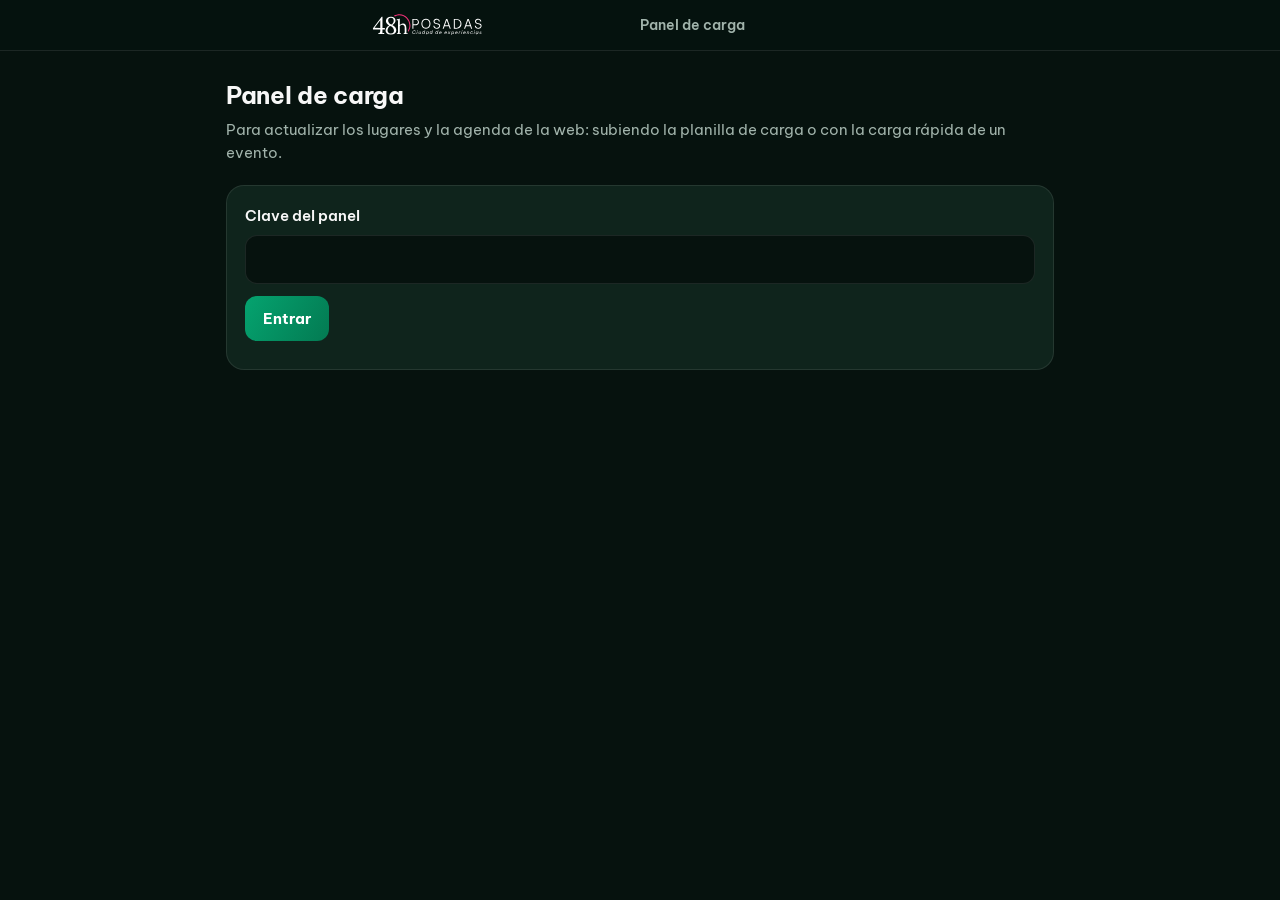
<file: cargar.html>
<!DOCTYPE html>
<html lang="es">
<head>
<meta charset="UTF-8">
<meta name="viewport" content="width=device-width, initial-scale=1, viewport-fit=cover">
<meta name="robots" content="noindex, nofollow">
<title>Panel de carga · 48h Posadas</title>
<meta name="theme-color" content="#06120e">
<link rel="icon" href="marca/favicon.svg" type="image/svg+xml">
<link href="fuentes/fuentes.css" rel="stylesheet">
<style>
  :root {
    --paper: #06120e; --card: #0f241c; --card-2: #153026; --ink: #f7f7f7; --muted: #a1b3ab;
    --line: rgba(255,255,255,0.09); --verde: #05a36f; --verde-2: #037a52; --verde-claro: #3fc898;
    --rosa: #f23179; --rojo: #ff6b6b; --amarillo: #ffd166;
  }
  * { box-sizing: border-box; }
  body { margin: 0; background: var(--paper); color: var(--ink); font: 400 15px/1.55 'Be Vietnam Pro', system-ui, sans-serif; }
  a { color: var(--verde-claro); }
  button { font: inherit; cursor: pointer; }
  .top { border-bottom: 1px solid var(--line); background: rgba(6,18,14,0.95); position: sticky; top: 0; z-index: 5; }
  .top-in { max-width: 860px; margin: 0 auto; padding: 12px 16px; display: flex; align-items: center; gap: 12px; }
  .top img { height: 26px; }
  .top b { font-size: 0.9rem; color: var(--muted); font-weight: 600; margin-right: auto; }
  .top b { white-space: nowrap; }
  @media (max-width: 420px) { .top img { height: 22px; } .top b { font-size: 0.8rem; } }
  main { max-width: 860px; margin: 0 auto; padding: 20px 16px 60px; }
  h1 { font-size: 1.5rem; margin: 6px 0 4px; letter-spacing: -0.3px; }
  .bajada { color: var(--muted); margin: 0 0 20px; }
  .tarjeta { background: var(--card); border: 1px solid var(--line); border-radius: 18px; padding: 18px; margin-bottom: 16px; }
  .tarjeta h2 { font-size: 1.02rem; margin: 0 0 10px; display: flex; align-items: center; gap: 8px; }
  .tarjeta h2 .n { width: 26px; height: 26px; border-radius: 50%; background: rgba(5,163,111,0.18); color: var(--verde-claro); display: inline-flex; align-items: center; justify-content: center; font-size: 0.8rem; }
  input[type=password], input[type=text] { width: 100%; padding: 12px 14px; border-radius: 12px; border: 1px solid var(--line); background: var(--paper); color: var(--ink); font: inherit; }
  input:focus { outline: 2px solid var(--verde); outline-offset: 1px; }
  .btn { display: inline-flex; align-items: center; justify-content: center; gap: 8px; padding: 11px 18px; border-radius: 12px; border: 0; background: linear-gradient(120deg, var(--verde), var(--verde-2)); color: #fff; font-weight: 700; }
  .btn[disabled] { opacity: 0.45; cursor: not-allowed; }
  .btn-borde { background: transparent; border: 1px solid var(--line); color: var(--ink); }
  .btn-peligro.confirmar { background: #c81e5f; }
  .fila { display: flex; gap: 10px; flex-wrap: wrap; align-items: center; }
  .msg { margin-top: 10px; font-size: 0.88rem; }
  .msg.err { color: var(--rojo); } .msg.ok { color: var(--verde-claro); }
  .zona { display: block; cursor: pointer; border: 2px dashed rgba(5,163,111,0.4); border-radius: 16px; padding: 26px 16px; text-align: center; color: var(--muted); transition: background .15s; }
  .zona.sobre { background: rgba(5,163,111,0.08); }
  .zona b { color: var(--ink); }
  .estado { border-radius: 14px; padding: 12px 14px; font-weight: 600; margin: 14px 0; }
  .estado.ok { background: rgba(5,163,111,0.14); border: 1px solid rgba(5,163,111,0.4); }
  .estado.err { background: rgba(255,107,107,0.12); border: 1px solid rgba(255,107,107,0.45); color: #ffb3b3; }
  .estado.igual { background: rgba(255,209,102,0.1); border: 1px solid rgba(255,209,102,0.4); color: #ffe3a3; }
  .nums { display: grid; grid-template-columns: repeat(auto-fit, minmax(130px, 1fr)); gap: 10px; margin: 10px 0; }
  .num { background: var(--card-2); border-radius: 12px; padding: 10px 12px; }
  .num b { display: block; font-size: 1.35rem; }
  .num span { color: var(--muted); font-size: 0.78rem; }
  details { background: var(--card-2); border-radius: 12px; padding: 10px 14px; margin: 8px 0; }
  summary { cursor: pointer; font-weight: 600; }
  details ul { margin: 8px 0 2px; padding-left: 18px; max-height: 320px; overflow: auto; }
  details li { margin: 3px 0; color: #dbe5e0; font-size: 0.86rem; }
  .err-lista li { color: #ffb3b3; }
  .chips { display: flex; flex-wrap: wrap; gap: 6px; margin: 6px 0 2px; }
  .chip { background: rgba(255,255,255,0.06); border-radius: 20px; padding: 3px 10px; font-size: 0.78rem; color: var(--muted); }
  .chip b { color: var(--ink); }
  .hist { list-style: none; padding: 0; margin: 0; }
  .hist li { display: flex; align-items: center; gap: 12px; padding: 10px 0; border-bottom: 1px solid var(--line); flex-wrap: wrap; }
  .hist li:last-child { border-bottom: 0; }
  .hist .v { font-weight: 700; min-width: 54px; }
  .hist .t { flex: 1; min-width: 180px; font-size: 0.86rem; color: var(--muted); }
  .hist .t b { color: var(--ink); font-weight: 600; }
  .actual { font-size: 0.72rem; background: var(--verde); color: #fff; border-radius: 10px; padding: 2px 8px; font-weight: 700; }
  .aviso-borrar { margin-top: 10px; font-size: 0.86rem; color: #ffe3a3; display: flex; gap: 8px; align-items: flex-start; }
  [hidden] { display: none !important; }
  .guia { font-size: 0.86rem; color: var(--muted); }
  .guia ol { padding-left: 18px; margin: 6px 0 0; }
  .tarjeta { scroll-margin-top: 90px; }
  .btn-chico { padding: 6px 12px; font-size: 0.8rem; border-radius: 10px; }
  .tag { font-size: 0.7rem; border-radius: 10px; padding: 2px 8px; font-weight: 700; background: rgba(255,209,102,0.16); color: #ffe3a3; margin-left: 6px; }
  .nota-aviso { background: rgba(255,209,102,0.1); border: 1px solid rgba(255,209,102,0.4); color: #ffe3a3; border-radius: 12px; padding: 10px 14px; font-size: 0.86rem; margin: 10px 0; }
  /* carga rápida */
  .modos { display: flex; max-width: 460px; background: var(--paper); border: 1px solid var(--line); border-radius: 12px; padding: 3px; margin-bottom: 14px; }
  .modos button { flex: 1; line-height: 1.25; border: 0; background: transparent; color: var(--muted); padding: 8px 14px; border-radius: 9px; font-weight: 600; font-size: 0.86rem; }
  .modos button[aria-pressed="true"] { background: var(--card-2); color: var(--ink); }
  .campos { display: grid; grid-template-columns: 1fr 1fr; gap: 12px 14px; }
  .campos .ancho { grid-column: 1 / -1; }
  @media (max-width: 560px) { .campos { grid-template-columns: 1fr; } .modos button { padding: 8px 8px; font-size: 0.8rem; } }
  .campo label, .campo .etq { display: block; font-size: 0.8rem; color: var(--muted); margin-bottom: 5px; font-weight: 600; }
  .campo label i, .campo .etq i { font-style: normal; color: var(--verde-claro); }
  .campo input[type=text], .campo input[type=date], .campo input[type=time], .campo input[type=number], .campo input[type=url], .campo select, .campo textarea {
    width: 100%; padding: 10px 12px; border-radius: 11px; border: 1px solid var(--line); background: var(--paper); color: var(--ink); font: inherit; font-size: 0.92rem; }
  .campo textarea { min-height: 84px; resize: vertical; }
  .campo select:focus, .campo textarea:focus { outline: 2px solid var(--verde); outline-offset: 1px; }
  .campo .ayuda { font-size: 0.76rem; color: var(--muted); margin-top: 4px; }
  input[type=date]::-webkit-calendar-picker-indicator, input[type=time]::-webkit-calendar-picker-indicator { filter: invert(0.8); }
  .cats { display: flex; flex-wrap: wrap; gap: 6px; }
  .cats label { display: inline-flex; align-items: center; gap: 6px; background: var(--paper); border: 1px solid var(--line); border-radius: 20px; padding: 6px 12px; font-size: 0.84rem; cursor: pointer; color: var(--ink); font-weight: 500; margin: 0; }
  .cats input { accent-color: var(--verde); margin: 0; }
  .cats label:has(input:checked) { border-color: var(--verde); background: rgba(5,163,111,0.14); }
  .chk { display: flex; gap: 8px; align-items: center; font-size: 0.88rem; }
  .chk input { accent-color: var(--verde); }
  .btn-grande { padding: 14px 22px; font-size: 1rem; }
  .modal { position: fixed; inset: 0; z-index: 60; background: rgba(0,0,0,0.62); display: flex; align-items: center; justify-content: center; padding: 18px; }
  .modal[hidden] { display: none; }
  .hoja { background: var(--card); border: 1px solid var(--line); border-radius: 20px; width: 100%; max-width: 760px; max-height: 94vh; display: flex; flex-direction: column; overflow: hidden; box-shadow: 0 20px 60px rgba(0,0,0,0.5); }
  .hoja-cab { display: flex; align-items: center; justify-content: space-between; gap: 12px; padding: 16px 20px; border-bottom: 1px solid var(--line); }
  .hoja-cab h2 { margin: 0; font-size: 1.15rem; }
  .cerrar { border: 1px solid var(--line); background: var(--paper); color: var(--ink); width: 38px; height: 38px; border-radius: 11px; font-size: 1rem; flex-shrink: 0; }
  .hoja-cuerpo { overflow-y: auto; padding: 18px 20px; flex: 1; overscroll-behavior: contain; }
  .hoja-pie { border-top: 1px solid var(--line); padding: 12px 20px; background: var(--card); }
  .hoja-pie .msg { margin: 0 0 8px; }
  .hoja-pie .msg:empty { display: none; }
  .bloque { background: var(--card-2); border: 1px solid var(--line); border-radius: 14px; padding: 14px 16px; margin: 0 0 12px; }
  .bloque h3, .bloque .h3 { font-size: 0.98rem; margin: 0 0 12px; display: inline-flex; align-items: center; gap: 8px; font-weight: 700; }
  details.bloque .h3 { margin: 0; }
  .bloque h3 span { background: var(--verde); color: #fff; width: 22px; height: 22px; border-radius: 50%; display: inline-grid; place-items: center; font-size: 0.75rem; }
  .bloque .campo input[type=text], .bloque .campo input[type=date], .bloque .campo input[type=time], .bloque .campo input[type=number], .bloque .campo input[type=url], .bloque .campo select, .bloque .campo textarea { background: var(--paper); }
  .bloque .cats label { background: var(--paper); }
  body.con-modal { overflow: hidden; }
  @media (max-width: 560px) {
    .modal { padding: 0; align-items: stretch; }
    .hoja { max-height: none; height: 100%; border-radius: 0; border: 0; }
    .hoja-cuerpo { padding: 14px; } .hoja-cab, .hoja-pie { padding: 12px 14px; }
    .hoja-pie .btn { flex: 1; }
  }
</style>
</head>
<body>
<header class="top"><div class="top-in">
  <img src="marca/logo-48h.svg" alt="48h Posadas" width="402" height="92">
  <b>Panel de carga</b>
  <button class="btn btn-borde" id="salir" hidden type="button">Salir</button>
</div></header>

<main>
  <!-- ============ Entrar ============ -->
  <section id="entrar">
    <h1>Panel de carga</h1>
    <p class="bajada">Para actualizar los lugares y la agenda de la web: subiendo la planilla de carga o con la carga rápida de un evento.</p>
    <div class="tarjeta">
      <form id="form-clave" autocomplete="off">
        <label for="clave" style="display:block;font-weight:600;margin-bottom:8px">Clave del panel</label>
        <input type="password" id="clave" autocomplete="current-password" required>
        <div class="fila" style="margin-top:12px"><button class="btn" type="submit">Entrar</button></div>
        <div class="msg err" id="clave-msg" role="alert"></div>
      </form>
    </div>
  </section>

  <!-- ============ Panel ============ -->
  <section id="panel" hidden>
    <h1>Actualizar la web</h1>
    <p class="bajada">Subí la planilla (o cargá un evento rápido), revisá lo que cambia y publicá. Si algo sale mal, podés volver a la versión anterior.</p>

    <div class="tarjeta" id="web-ahora">
      <h2>Lo que muestra la web ahora</h2>
      <div id="actual-txt" class="guia">Cargando…</div>
      <div class="fila" style="margin-top:12px">
        <button class="btn" id="bajar-planilla" type="button">Descargar la planilla (Excel)</button>
        <a class="btn btn-borde" id="abrir-web" href="./" target="_blank" rel="noopener" style="text-decoration:none">Abrir la web</a>
      </div>
      <p class="guia" id="planilla-txt" style="margin:8px 0 0">La planilla con todo lo que muestra la web ahora, incluidos los eventos de la carga rápida. Si perdieron el archivo, bajen este, modifíquenlo y súbanlo en el paso 1.</p>
      <div class="nota-aviso" id="planilla-falta" hidden>Todavía no hay una planilla guardada en el panel. Se guarda sola la primera vez que suban la planilla completa en el paso 1; desde ahí se puede descargar y usar la carga rápida.
        <div style="margin-top:8px"><button class="btn btn-chico" type="button" data-elegir>Subir la planilla ahora</button></div></div>
      <div class="msg" id="planilla-msg" role="status"></div>
    </div>

    <div class="tarjeta">
      <h2><span class="n">1</span>Subir la planilla</h2>
      <p class="guia" style="margin:-4px 0 10px">Para cambios grandes: la agenda del mes, lugares nuevos, correcciones.</p>
      <label class="zona" id="zona" for="archivo">
        <b>Tocá para elegir la planilla</b> o arrastrala acá<br>
        <span style="font-size:.84rem">“48 HS - Carga de datos” (.xlsx), con las hojas Lugares y Agenda</span>
      </label>
      <input type="file" id="archivo" accept=".xlsx,application/vnd.openxmlformats-officedocument.spreadsheetml.sheet" hidden>
      <div class="msg err" id="archivo-msg" role="alert"></div>
    </div>

    <div class="tarjeta" id="rapida">
      <h2><span class="n" title="o bien">o</span>Carga rápida</h2>
      <p class="guia" style="margin:-4px 0 14px">Para un evento de último momento, sin abrir el Excel: se abre un formulario, lo completan y lo publican. El evento queda agregado también en la planilla.</p>
      <div class="fila">
        <button class="btn btn-grande" type="button" data-abrir="evento">＋ Cargar un evento nuevo</button>
        <button class="btn btn-borde" type="button" data-abrir="fecha">＋ Agregar una fecha a una actividad</button>
      </div>
    </div>

    <div class="tarjeta" id="revision" hidden>
      <h2><span class="n">2</span>Revisar</h2>
      <div id="rev-aviso"></div>
      <div id="rev-archivo" class="guia"></div>
      <div class="estado" id="rev-estado"></div>
      <div class="nums" id="rev-nums"></div>
      <div class="chips" id="rev-cats"></div>
      <div id="rev-detalles"></div>
    </div>

    <div class="tarjeta" id="publicar-caja" hidden>
      <h2><span class="n">3</span>Publicar</h2>
      <label for="nota" style="display:block;font-size:.86rem;color:var(--muted);margin-bottom:6px">¿Qué cambiaste? (opcional, queda en el historial)</label>
      <input type="text" id="nota" maxlength="200" placeholder="Ej.: agenda de diciembre y 3 cafés nuevos">
      <label class="aviso-borrar" id="borrar-confirm" hidden><input type="checkbox" id="borrar-check"> <span id="borrar-txt"></span></label>
      <div class="fila" style="margin-top:12px"><button class="btn" id="publicar" type="button">Publicar en la web</button></div>
      <div class="msg" id="publicar-msg" role="status"></div>
    </div>

    <div class="tarjeta">
      <h2>Historial</h2>
      <p class="guia" style="margin:0 0 6px">Las últimas 30 versiones. “Volver a esta” la publica de nuevo tal cual estaba.</p>
      <ul class="hist" id="historial"><li class="guia">Cargando…</li></ul>
      <div class="msg" id="hist-msg" role="status"></div>
    </div>

    <div class="tarjeta guia">
      <b style="color:var(--ink)">Para tener en cuenta</b>
      <ol>
        <li>Siempre trabajar sobre la misma planilla (“48 HS - Carga de datos”): no cambiar los nombres de las columnas ni de las hojas.</li>
        <li>Si hubo cargas rápidas, antes de cambiar la planilla bajen la última (arriba, “Descargar la planilla”): así lo cargado rápido no se pierde.</li>
        <li>Para sacar un lugar de la web sin borrarlo, poner “No” en la columna Publicar.</li>
        <li>Las fechas de la Agenda que ya pasaron se ignoran solas.</li>
        <li>Los cambios aparecen en la web al abrirla o recargarla (en un minuto, como mucho).</li>
      </ol>
      <p style="margin:10px 0 0">Para soporte técnico: <button class="btn btn-borde btn-chico" id="bajar" type="button">copia del catálogo en JSON</button> (no sirve para editar: para eso está la planilla).</p>
    </div>
  </section>
</main>

  <!-- Formulario de carga rápida -->
  <div class="modal" id="rapida-modal" hidden>
    <form class="hoja" id="rapida-form" novalidate role="dialog" aria-modal="true" aria-labelledby="rapida-titulo">
      <header class="hoja-cab">
        <h2 id="rapida-titulo">Cargar un evento nuevo</h2>
        <button type="button" class="cerrar" data-cerrar aria-label="Cerrar">✕</button>
      </header>
      <div class="hoja-cuerpo">
        <div class="modos" role="group" aria-label="Qué cargar">
          <button type="button" data-modo="evento" aria-pressed="true">Evento nuevo</button>
          <button type="button" data-modo="fecha" aria-pressed="false">Otra fecha de una actividad</button>
        </div>

        <div class="nota-aviso" id="primera-vez" hidden>
          <b>Solo esta primera vez:</b> elegí la planilla “48 HS - Carga de datos.xlsx”. El evento se agrega ahí y la planilla queda guardada en el panel; la próxima vez no la pide.
          <div style="margin-top:8px"><input type="file" id="r-planilla" accept=".xlsx,application/vnd.openxmlformats-officedocument.spreadsheetml.sheet"></div>
        </div>

        <div id="campos-evento">
          <section class="bloque" id="ancla-evento">
            <h3><span>1</span>¿Qué es?</h3>
            <div class="campos">
              <div class="campo ancho"><label for="r-nombre">Nombre del evento <i>*</i></label>
                <input type="text" id="r-nombre" maxlength="120" placeholder="Ej.: Feria de artesanos en la Costanera"></div>
              <div class="campo ancho"><span class="etq">Clasificación <i>*</i>: en qué secciones de la web aparece (todas las que correspondan)</span><div class="cats" id="r-cats"></div></div>
              <div class="campo ancho"><label for="r-desc">Descripción</label><textarea id="r-desc" maxlength="1200" placeholder="De qué se trata, qué hay, para quién es, qué llevar."></textarea></div>
            </div>
          </section>
          <section class="bloque">
            <h3><span>3</span>¿Dónde?</h3>
            <div class="campos">
              <div class="campo ancho"><label for="r-donde">Lugar</label>
                <select id="r-donde"><option value="">Otro lugar (escribir la dirección abajo)</option></select>
                <div class="ayuda">Si es en un lugar que ya está en la web, elegilo y se completan la dirección y la ubicación.</div></div>
              <div class="campo"><label for="r-dir">Dirección</label><input type="text" id="r-dir" maxlength="160" placeholder="Ej.: Costanera y Av. Roque Pérez"></div>
              <div class="campo"><label for="r-ubic">Coordenadas o link de Google Maps</label><input type="text" id="r-ubic" maxlength="400" placeholder="-27.3620, -55.8990">
                <div class="ayuda">Sin esto el evento sale en la agenda pero no en el mapa.</div></div>
            </div>
          </section>
          <section class="bloque">
            <h3><span>4</span>Entrada</h3>
            <div class="campos">
              <div class="campo"><label for="r-precio">Precio</label><input type="text" id="r-precio" maxlength="80" placeholder="Ej.: Gratis · $5.000"></div>
              <div class="campo"><label for="r-insc">Inscripción</label>
                <select id="r-insc"><option value="">Sin inscripción (entrada libre)</option><option value="Gratis con inscripción">Gratis con inscripción (con cupo)</option><option value="Paga (reserva por WhatsApp)">Paga (reserva por WhatsApp)</option></select></div>
              <div class="campo" id="r-cupo-campo" hidden><label for="r-cupo">Cupo <i>*</i></label><input type="number" id="r-cupo" min="1" max="5000" inputmode="numeric" placeholder="Ej.: 30"></div>
            </div>
          </section>
          <details class="bloque">
            <summary><span class="h3">Contacto y extras (opcional)</span></summary>
            <div class="campos" style="margin-top:12px">
              <div class="campo"><label for="r-org">Organiza</label><input type="text" id="r-org" maxlength="120"></div>
              <div class="campo"><label for="r-tel">Teléfono de contacto</label><input type="text" id="r-tel" maxlength="40" placeholder="376 412-3456"></div>
              <div class="campo"><label for="r-ig">Instagram</label><input type="text" id="r-ig" maxlength="120" placeholder="@cuenta o link"></div>
              <div class="campo"><label for="r-web">Web o más info (link)</label><input type="url" id="r-web" maxlength="400" placeholder="https://…"></div>
              <div class="campo ancho"><label for="r-foto">Foto (link)</label><input type="url" id="r-foto" maxlength="400" placeholder="https://… (de Drive con acceso público o de la web del lugar)"></div>
              <label class="chk ancho"><input type="checkbox" id="r-wapp"> El teléfono atiende por WhatsApp</label>
              <label class="chk ancho"><input type="checkbox" id="r-dest"> Destacado (sale en el panel de destacados de la web)</label>
            </div>
          </details>
        </div>

        <div id="campos-fecha" hidden>
          <section class="bloque" id="ancla-fecha">
            <h3><span>1</span>¿Qué actividad?</h3>
            <div class="campo"><label for="r-act">Actividad <i>*</i></label><select id="r-act"></select>
              <div class="ayuda" id="r-act-ayuda"></div></div>
          </section>
          <section class="bloque">
            <h3><span>3</span>Detalles de esta fecha (opcional)</h3>
            <div class="campos">
              <div class="campo"><label for="r-enc">Punto de encuentro</label><input type="text" id="r-enc" maxlength="160" placeholder="Ej.: Entrada principal"></div>
              <div class="campo"><label for="r-cupo2">Cupo de esta fecha</label><input type="number" id="r-cupo2" min="1" max="5000" inputmode="numeric" placeholder="El de siempre"></div>
            </div>
          </section>
        </div>

        <section class="bloque" id="bloque-cuando">
          <h3><span>2</span>¿Cuándo?</h3>
          <div class="campos">
            <div class="campo"><label for="r-fecha">Fecha <i>*</i></label><input type="date" id="r-fecha"></div>
            <div class="campo"><label for="r-hora">Hora</label><input type="time" id="r-hora">
              <div class="ayuda">Si todavía no está, dejala vacía: sale “a confirmar”.</div></div>
          </div>
        </section>
      </div>
      <footer class="hoja-pie">
        <div class="msg err" id="rapida-msg" role="alert"></div>
        <div class="fila" style="justify-content:flex-end">
          <button class="btn btn-borde" type="button" data-cerrar>Cancelar</button>
          <button class="btn" type="submit" id="r-revisar">Revisar antes de publicar</button>
        </div>
      </footer>
    </form>
  </div>


<!-- "?v=": al cambiar importador.js hay que cambiar este número, así ningún navegador
     se queda con la copia vieja guardada -->
<script src="libs/importador.js?v=2026-11-10-3"></script>
<script>
'use strict';
// Abierto como archivo desde la compu, "./" es la carpeta: se manda a la web publicada
const WEB_PUBLICA = 'https://mundial-mapa-posadas.vercel.app/';
if(location.protocol === 'file:') document.getElementById('abrir-web').href = WEB_PUBLICA;
const CONFIG = {
  url:     'https://vqkjldyqgitzrhksiofd.supabase.co',
  anonKey: 'sb_publishable_ZEaBonm4MGXbL1O4gjckUQ_A1MBjWX0',
  tz: 'America/Argentina/Buenos_Aires'
};
const $ = id => document.getElementById(id);
const almacen = {
  leer(k){ try { return sessionStorage.getItem(k); } catch(e){ return null; } },
  escribir(k, v){ try { v == null ? sessionStorage.removeItem(k) : sessionStorage.setItem(k, v); } catch(e){} }
};
let CLAVE = almacen.leer('pv-carga-clave') || '';
let ACTUAL = null;          // { version, datos } publicado (o catalogo.json si no hay nada)
let NUEVO = null;           // resultado del importador listo para publicar
let VERSIONES = [];
let PLANILLA = null;        // { version, buffer, archivo } la planilla guardada de la versión publicada
const TOPE_PLANILLA = 4.5e6; // más grande que esto, se publica igual pero sin guardar la planilla

// ArrayBuffer ⇄ base64 (la planilla viaja así a la base)
function aBase64(buf){
  const b = new Uint8Array(buf); let s = '';
  for(let i = 0; i < b.length; i += 8192) s += String.fromCharCode.apply(null, b.subarray(i, i + 8192));
  return btoa(s);
}
function deBase64(t){ const s = atob(t), b = new Uint8Array(s.length); for(let i = 0; i < s.length; i++) b[i] = s.charCodeAt(i); return b.buffer; }
function descargar(datos, nombre, tipo){
  const a = document.createElement('a');
  a.href = URL.createObjectURL(new Blob([datos], { type: tipo }));
  a.download = nombre;
  document.body.appendChild(a); a.click(); a.remove();
  setTimeout(() => URL.revokeObjectURL(a.href), 2000);
}
const XLSX_TIPO = 'application/vnd.openxmlformats-officedocument.spreadsheetml.sheet';
const nombrePlanilla = v => `48 HS - Carga de datos (v${v}).xlsx`;

function hoyPosadas(){
  const p = {};
  new Intl.DateTimeFormat('en-CA', { timeZone: CONFIG.tz, year: 'numeric', month: '2-digit', day: '2-digit' })
    .formatToParts(new Date()).forEach(x => p[x.type] = x.value);
  return `${p.year}-${p.month}-${p.day}`;
}
const fechaLinda = iso => new Date(iso).toLocaleString('es-AR', { timeZone: CONFIG.tz, day: 'numeric', month: 'short', year: 'numeric', hour: '2-digit', minute: '2-digit' });
const el = (tag, txt, cls) => { const e = document.createElement(tag); if(txt != null) e.textContent = txt; if(cls) e.className = cls; return e; };

async function rpc(fn, body){
  const r = await fetch(CONFIG.url + '/rest/v1/rpc/' + fn, {
    method: 'POST',
    headers: { 'Content-Type': 'application/json', 'apikey': CONFIG.anonKey, 'Authorization': 'Bearer ' + CONFIG.anonKey },
    body: JSON.stringify(body)
  });
  if(!r.ok){ const e = new Error('HTTP ' + r.status); e.status = r.status; throw e; }
  return r.json();
}
const MOTIVOS = {
  clave: 'La clave no es correcta.',
  bloqueado: 'Demasiados intentos con la clave equivocada. Esperá 15 minutos.',
  formato: 'El catálogo no tiene el formato esperado.',
  tamano: 'El catálogo está vacío o es demasiado grande.',
  lugar_invalido: 'Hay un lugar con un ID o nombre no válido.',
  demasiadas: 'Se publicó demasiadas veces en la última hora. Esperá un rato.',
  no_existe: 'Esa versión ya no existe.',
  planilla: 'La planilla no se pudo guardar (el archivo está dañado o es demasiado grande).',
  desactualizado: 'Otra persona publicó cambios mientras preparabas esto, así que no se publicó nada. Ya actualicé el panel: revisá de nuevo lo que cambia (o volvé a hacer la carga rápida) y publicá.'
};
const textoError = e => e && e.status === 404 ? 'El panel todavía no está instalado en la base (falta correr temporada.sql).'
  : 'No hay conexión con la base. Probá de nuevo en un rato.';

/* ---------------- entrar ---------------- */
async function entrar(clave){
  const r = await rpc('catalogo_historial', { p_clave: clave });
  if(!r.ok) throw Object.assign(new Error(MOTIVOS[r.motivo] || 'No se pudo entrar.'), { motivo: r.motivo });
  CLAVE = clave; almacen.escribir('pv-carga-clave', clave);
  VERSIONES = r.versiones || [];
  $('entrar').hidden = true; $('panel').hidden = false; $('salir').hidden = false;
  pintarHistorial();
  await cargarActual();
  await prepararRapida();
  irAlEnlace();
}

/* Accesos directos: cargar.html#evento abre el formulario de evento nuevo, #fecha el de
   otra fecha, y #planilla, #subir y #historial llevan a esa parte. Los usa la guía de
   Turismo. Si todavía no se entró, se va ahí después de poner la clave. */
const ENLACES = {
  evento: () => abrirRapida('evento'),
  fecha: () => abrirRapida('fecha'),
  planilla: () => ir('web-ahora'),
  subir: () => ir('zona'),
  historial: () => ir('historial'),
  rapida: () => ir('rapida')
};
function ir(id){
  const e = $(id);
  if(!e) return;
  (e.closest('.tarjeta') || e).scrollIntoView({ behavior: 'smooth', block: 'start' });
}
function irAlEnlace(){
  const f = ENLACES[decodeURIComponent(location.hash.slice(1)).toLowerCase()];
  if(f && !$('panel').hidden) f();
}
window.addEventListener('hashchange', irAlEnlace);
$('form-clave').addEventListener('submit', async ev => {
  ev.preventDefault();
  const m = $('clave-msg'); m.textContent = '';
  try { await entrar($('clave').value); }
  catch(e){ m.textContent = e.motivo ? e.message : textoError(e); }
});
$('salir').addEventListener('click', () => { almacen.escribir('pv-carga-clave', null); location.reload(); });

/* ---------------- lo publicado ---------------- */
async function cargarActual(){
  const txt = $('actual-txt');
  try {
    const r = await rpc('catalogo_actual', { p_version: null });
    if(r && r.datos){ ACTUAL = { version: r.version, datos: r.datos }; }
    else {
      const j = await fetch('catalogo.json', { cache: 'no-cache' });
      ACTUAL = { version: null, datos: j.ok ? await j.json() : { lugares: [] } };
    }
  } catch(e){ ACTUAL = { version: null, datos: { lugares: [] } }; }
  const v = VERSIONES[0];
  txt.textContent = '';
  if(ACTUAL.version && v){
    txt.append('Versión ', el('b', String(v.version)), ` · publicada el ${fechaLinda(v.creado)} · ${v.lugares} lugares y actividades`);
    if(v.nota) txt.append(el('div', '“' + v.nota + '”'));
  } else {
    txt.append(`Todavía no se publicó nada desde el panel: la web muestra el catálogo original (${(ACTUAL.datos.lugares || []).length} lugares y actividades).`);
  }
  if(NUEVO) mostrarRevision();
}
$('bajar').addEventListener('click', () => {
  if(!ACTUAL) return;
  descargar(JSON.stringify(ACTUAL.datos, null, 1), '48h-posadas-catalogo-' + (ACTUAL.version ? 'v' + ACTUAL.version : 'original') + '.json', 'application/json');
});

/* ---------------- la planilla guardada ---------------- */
// Trae la planilla de una versión (la publicada si no se dice cuál). null si esa versión no la tiene.
async function traerPlanilla(version){
  const ultima = VERSIONES[0] && VERSIONES[0].version;
  const v = version || ultima;
  if(!v) return null;
  if(PLANILLA && PLANILLA.version === v) return PLANILLA;
  const info = VERSIONES.find(x => x.version === v);
  if(info && info.planilla === false) return null;
  const r = await rpc('catalogo_planilla', { p_clave: CLAVE, p_version: v });
  if(!r.ok) throw Object.assign(new Error(MOTIVOS[r.motivo] || 'No se pudo traer la planilla.'), { motivo: r.motivo });
  if(!r.planilla) return null;
  const p = { version: r.version, buffer: deBase64(r.planilla), archivo: r.archivo };
  if(r.version === ultima) PLANILLA = p;
  return p;
}
async function bajarPlanilla(version, msg){
  msg.className = 'msg'; msg.textContent = '';
  try {
    const p = await traerPlanilla(version);
    if(!p){
      msg.className = 'msg err';
      msg.textContent = 'Esta versión se publicó antes de que el panel guardara la planilla. Se va a poder descargar desde la próxima vez que suban la planilla completa.';
      return;
    }
    descargar(p.buffer, nombrePlanilla(p.version), XLSX_TIPO);
  } catch(e){ msg.className = 'msg err'; msg.textContent = e.motivo ? e.message : textoError(e); }
}
$('bajar-planilla').addEventListener('click', () => bajarPlanilla(null, $('planilla-msg')));

/* ---------------- subir planilla ---------------- */
const zona = $('zona');
['dragenter', 'dragover'].forEach(t => zona.addEventListener(t, e => { e.preventDefault(); zona.classList.add('sobre'); }));
['dragleave', 'drop'].forEach(t => zona.addEventListener(t, e => { e.preventDefault(); zona.classList.remove('sobre'); }));
zona.addEventListener('drop', e => { const f = e.dataTransfer.files[0]; if(f) procesar(f); });
$('archivo').addEventListener('change', e => { const f = e.target.files[0]; if(f) procesar(f); e.target.value = ''; });

async function procesar(archivo){
  const m = $('archivo-msg'); m.textContent = '';
  $('publicar-msg').textContent = '';
  if(!/\.xlsx$/i.test(archivo.name)){ m.textContent = 'Tiene que ser la planilla en formato Excel (.xlsx).'; return; }
  if(archivo.size > 20e6){ m.textContent = 'El archivo es demasiado grande (más de 20 MB).'; return; }
  try {
    const buffer = await archivo.arrayBuffer();
    const hojas = await Importador.leerXlsx(buffer);
    const r = Importador.armar(hojas.lugares, hojas.agenda, hoyPosadas());
    NUEVO = { ...r, archivo: archivo.name, origen: 'planilla', planilla: buffer.byteLength <= TOPE_PLANILLA ? buffer : null };
    mostrarRevision();
    $('revision').scrollIntoView({ behavior: 'smooth', block: 'start' });
  } catch(e){
    NUEVO = null; $('revision').hidden = true; $('publicar-caja').hidden = true;
    m.textContent = e.message || 'No se pudo leer la planilla.';
  }
}

// Compara por ID con lo publicado: qué se agrega, qué se saca y qué cambia
const canon = v => Array.isArray(v) ? v.map(canon) : v && typeof v === 'object'
  ? Object.fromEntries(Object.keys(v).sort().map(k => [k, canon(v[k])])) : v;
function diferencias(antes, despues){
  const A = new Map((antes || []).map(x => [x.id, x])), D = new Map(despues.map(x => [x.id, x]));
  const nuevos = [], quitados = [], cambiados = [];
  D.forEach((x, id) => { if(!A.has(id)) nuevos.push(x.name); else if(JSON.stringify(canon(x)) !== JSON.stringify(canon(A.get(id)))) cambiados.push(x.name); });
  A.forEach((x, id) => { if(!D.has(id)) quitados.push(x.name); });
  return { nuevos, quitados, cambiados };
}

function lista(titulo, items, cls, abierto){
  if(!items.length) return null;
  const d = document.createElement('details');
  if(abierto) d.open = true;
  d.append(el('summary', `${titulo} (${items.length})`));
  const ul = document.createElement('ul'); if(cls) ul.className = cls;
  items.forEach(t => ul.append(el('li', t)));
  d.append(ul);
  return d;
}

function mostrarRevision(){
  const r = NUEVO;
  $('revision').hidden = false;
  $('rev-archivo').textContent = r.origen === 'rapida' ? r.archivo : 'Archivo: ' + r.archivo;
  const dif = diferencias(ACTUAL && ACTUAL.datos.lugares, r.lugares);
  NUEVO.dif = dif;
  // la web ya muestra esto, pero la versión publicada no tiene la planilla guardada: se deja publicar para guardarla
  const ult = VERSIONES[0];
  const guardarPlanilla = !!(r.planilla && ult && ult.planilla === false) || !!(r.planilla && !ult);
  const hayCambios = dif.nuevos.length + dif.quitados.length + dif.cambiados.length > 0 || guardarPlanilla;

  const aviso = $('rev-aviso'); aviso.textContent = '';
  if(r.origen === 'planilla' && ult && ult.resumen && ult.resumen.origen === 'rapida' && (dif.quitados.length || dif.cambiados.length)){
    aviso.append(el('div', `Ojo: lo último que se publicó fue una carga rápida${ult.nota ? ' (“' + ult.nota + '”)' : ''}. Si esta planilla es de antes, eso se pierde: fijate en “Salen de la web” y “Con cambios”. Para no perderlo, descargá la planilla actual (arriba), hacé tus cambios en esa y subila.`, 'nota-aviso'));
  }
  if(r.origen === 'rapida' && r.primeraVez && dif.nuevos.length + dif.quitados.length + dif.cambiados.length > 1){
    aviso.append(el('div', 'Además del evento, aparecen otras diferencias: son las de la planilla que elegiste con lo que muestra la web ahora. Revisalas antes de publicar.', 'nota-aviso'));
  }
  if(!r.planilla && r.origen === 'planilla'){
    aviso.append(el('div', 'La planilla es muy pesada para guardarla en el panel: se publica igual, pero después no se va a poder descargar ni usar la carga rápida. Probá sacarle imágenes o pestañas que no se usan.', 'nota-aviso'));
  }

  const est = $('rev-estado');
  if(r.errores.length){
    est.className = 'estado err';
    est.textContent = `No se puede publicar: hay ${r.errores.length} error${r.errores.length > 1 ? 'es' : ''}. Corregilos en la planilla y volvé a subirla.`;
  } else if(!hayCambios){
    est.className = 'estado igual';
    est.textContent = 'La planilla es igual a lo que ya muestra la web: no hay nada para publicar.';
  } else if(guardarPlanilla && dif.nuevos.length + dif.quitados.length + dif.cambiados.length === 0){
    est.className = 'estado ok';
    est.textContent = 'La web ya muestra esto. Publicala igual una vez para que el panel guarde la planilla: la necesitan “Descargar la planilla” y la carga rápida.';
  } else {
    est.className = 'estado ok';
    est.textContent = 'Lista para publicar.' + (r.avisos.length ? ` Revisá los ${r.avisos.length} avisos de abajo: no frenan la publicación.` : '');
  }

  const nums = $('rev-nums'); nums.textContent = '';
  [[r.resumen.lugares, 'lugares y actividades'], [r.resumen.fechas, 'fechas próximas en la agenda'],
   [dif.nuevos.length, 'nuevos'], [dif.cambiados.length, 'con cambios'], [dif.quitados.length, 'salen de la web']].forEach(([n, t]) => {
    const d = el('div', null, 'num'); d.append(el('b', String(n)), el('span', t)); nums.append(d);
  });
  const cats = $('rev-cats'); cats.textContent = '';
  Importador.CATEGORIAS.forEach(([cid, nombre]) => {
    const c = el('span', null, 'chip'); c.append(nombre + ': ', el('b', String(r.resumen.porCategoria[cid] || 0))); cats.append(c);
  });

  const det = $('rev-detalles'); det.textContent = '';
  [lista('Errores', r.errores, 'err-lista', true),
   lista('Nuevos', dif.nuevos), lista('Con cambios', dif.cambiados), lista('Salen de la web', dif.quitados, null, dif.quitados.length > 0),
   lista('Sin coordenadas (no aparecen en el mapa)', r.resumen.sinCoordenadas),
   lista('Avisos', r.avisos)].forEach(x => { if(x) det.append(x); });
  if(r.pasadas) det.append(el('p', `${r.pasadas} fechas de la Agenda ya pasaron y se ignoraron.`, 'guia'));

  // publicar
  const caja = $('publicar-caja');
  caja.hidden = !!r.errores.length || !hayCambios;
  $('publicar').hidden = false;
  $('publicar-msg').textContent = '';
  const total = (ACTUAL && ACTUAL.datos.lugares || []).length;
  const muchos = dif.quitados.length >= 5 && dif.quitados.length > total * 0.2;
  $('borrar-confirm').hidden = !muchos;
  $('borrar-check').checked = false;
  $('borrar-txt').textContent = `Sí, quiero sacar ${dif.quitados.length} lugares de la web (de ${total}). Si fue un error, revisá que la planilla sea la completa.`;
}

$('publicar').addEventListener('click', async () => {
  if(!NUEVO || NUEVO.errores.length) return;
  const m = $('publicar-msg'); m.className = 'msg'; m.textContent = '';
  if(!$('borrar-confirm').hidden && !$('borrar-check').checked){ m.className = 'msg err'; m.textContent = 'Marcá la casilla para confirmar que querés sacar esos lugares.'; return; }
  const b = $('publicar'); b.disabled = true; b.textContent = 'Publicando…';
  try {
    const datos = { version: 1, generado: new Date().toISOString(), lugares: NUEVO.lugares };
    const resumen = { lugares: NUEVO.resumen.lugares, fechas: NUEVO.resumen.fechas, nuevos: NUEVO.dif.nuevos.length,
                      cambiados: NUEVO.dif.cambiados.length, quitados: NUEVO.dif.quitados.length, archivo: NUEVO.archivo.slice(0, 80),
                      origen: NUEVO.origen };
    const archivo = NUEVO.origen === 'rapida' ? (NUEVO.archivoBase || '48 HS - Carga de datos.xlsx') : NUEVO.archivo;
    const r = await rpc('catalogo_publicar', { p_clave: CLAVE, p_datos: datos, p_resumen: resumen, p_nota: $('nota').value.trim() || null,
                                              p_planilla: NUEVO.planilla ? aBase64(NUEVO.planilla) : null, p_archivo: archivo.slice(0, 120),
                                              p_base: (ACTUAL && ACTUAL.version) || 0 });
    if(!r.ok){
      if(r.motivo === 'desactualizado'){
        // Se trae lo que publicó la otra persona. Una carga rápida armada sobre la planilla
        // vieja ya no sirve (le faltaría lo nuevo): hay que hacerla de nuevo. El formulario
        // queda con los datos cargados.
        const eraRapida = NUEVO.origen === 'rapida';
        if(eraRapida){ NUEVO = null; $('revision').hidden = true; $('publicar-caja').hidden = true; }
        try { await refrescar(); await prepararRapida(); } catch(_){}
        if(eraRapida){ abrirRapida(MODO); $('rapida-msg').textContent = MOTIVOS.desactualizado; return; }
      }
      throw Object.assign(new Error(MOTIVOS[r.motivo] || 'No se pudo publicar.'), { motivo: r.motivo });
    }
    m.className = 'msg ok';
    m.textContent = `Listo: se publicó la versión ${r.version}. La web la muestra al abrirla o recargarla.`;
    const eraRapida = NUEVO.origen === 'rapida';
    NUEVO = null; $('nota').value = '';
    $('revision').hidden = true; $('publicar-caja').hidden = false; b.hidden = true;
    if(eraRapida) limpiarRapida();
    // ya se publicó: si falla la actualización de la pantalla no es un error de publicación
    try { await refrescar(); await prepararRapida(); }
    catch(_){ m.textContent += ' (No pude actualizar esta pantalla: recargá la página.)'; }
  } catch(e){
    m.className = 'msg err'; m.textContent = e.motivo ? e.message : textoError(e);
  } finally { b.disabled = false; b.textContent = 'Publicar en la web'; }
});

/* ---------------- historial ---------------- */
async function refrescar(){
  const r = await rpc('catalogo_historial', { p_clave: CLAVE });
  if(r.ok){ VERSIONES = r.versiones || []; pintarHistorial(); }
  await cargarActual();
}
function pintarHistorial(){
  const ul = $('historial'); ul.textContent = '';
  if(!VERSIONES.length){ ul.append(el('li', 'Todavía no hay versiones publicadas desde el panel.', 'guia')); return; }
  VERSIONES.forEach((v, i) => {
    const li = document.createElement('li');
    li.append(el('span', 'v' + v.version, 'v'));
    const t = el('span', null, 't');
    t.append(el('b', fechaLinda(v.creado)), ` · ${v.lugares} lugares`);
    if(rs_origen(v) === 'rapida') t.append(el('span', 'Carga rápida', 'tag'));
    const rs = v.resumen || {};
    if(rs.nuevos || rs.cambiados || rs.quitados) t.append(` · +${rs.nuevos || 0} nuevos, ${rs.cambiados || 0} cambios, −${rs.quitados || 0}`);
    if(v.nota) t.append(el('div', '“' + v.nota + '”'));
    li.append(t);
    if(v.planilla){
      const bp = el('button', 'Planilla', 'btn btn-borde btn-chico'); bp.type = 'button';
      bp.title = 'Descargar la planilla de esta versión';
      bp.addEventListener('click', () => bajarPlanilla(v.version, $('hist-msg')));
      li.append(bp);
    }
    if(i === 0) li.append(el('span', 'En la web', 'actual'));
    else {
      const b = el('button', 'Volver a esta', 'btn btn-borde btn-peligro'); b.type = 'button';
      b.addEventListener('click', () => restaurar(v.version, b));
      li.append(b);
    }
    ul.append(li);
  });
}
const rs_origen = v => (v.resumen && v.resumen.origen) || null;
async function restaurar(version, b){
  if(!b.classList.contains('confirmar')){
    b.classList.add('confirmar'); b.textContent = '¿Seguro? Tocá de nuevo';
    setTimeout(() => { b.classList.remove('confirmar'); b.textContent = 'Volver a esta'; }, 4000);
    return;
  }
  const m = $('hist-msg'); m.className = 'msg'; m.textContent = '';
  b.disabled = true;
  try {
    const r = await rpc('catalogo_restaurar', { p_clave: CLAVE, p_version: version });
    if(!r.ok) throw Object.assign(new Error(MOTIVOS[r.motivo] || 'No se pudo.'), { motivo: r.motivo });
    m.className = 'msg ok'; m.textContent = `Listo: la web vuelve a mostrar la versión ${version} (publicada como versión ${r.version}).`;
    await refrescar();
    prepararRapida();
  } catch(e){ m.className = 'msg err'; m.textContent = e.motivo ? e.message : textoError(e); b.disabled = false; }
}

/* ---------------- carga rápida ---------------- */
// Un formulario en un panel grande. Arma la fila (o las filas) nuevas, las
// agrega a la planilla guardada (o, la primera vez, a la que elijan) y la pasa
// por el mismo importador que una planilla subida: mismas revisiones.
let MODO = 'evento';
let BASE_PLANILLA = null;   // la planilla guardada de la versión publicada, si hay

(function armarCats(){
  const caja = $('r-cats');
  Importador.CATEGORIAS.forEach(([cid, nombre]) => {
    const l = document.createElement('label');
    const i = document.createElement('input'); i.type = 'checkbox'; i.value = cid;
    l.append(i, ' ' + nombre); caja.append(l);
  });
})();
const catalogoWeb = () => (ACTUAL && ACTUAL.datos && ACTUAL.datos.lugares) || [];

function ponerModo(modo){
  MODO = modo;
  document.querySelectorAll('.modos button').forEach(x => x.setAttribute('aria-pressed', String(x.dataset.modo === modo)));
  $('campos-evento').hidden = modo !== 'evento';
  $('campos-fecha').hidden = modo !== 'fecha';
  $(modo === 'evento' ? 'ancla-evento' : 'ancla-fecha').after($('bloque-cuando'));
  $('rapida-titulo').textContent = modo === 'evento' ? 'Cargar un evento nuevo' : 'Agregar una fecha a una actividad';
  $('rapida-msg').textContent = '';
}
document.querySelectorAll('.modos button').forEach(b => b.addEventListener('click', () => ponerModo(b.dataset.modo)));
['input', 'change'].forEach(t => $('rapida-form').addEventListener(t, () => { $('rapida-msg').textContent = ''; }));

let focoAntes = null;
function abrirRapida(modo){
  ponerModo(modo);
  $('primera-vez').hidden = !!BASE_PLANILLA;
  focoAntes = document.activeElement;
  $('rapida-modal').hidden = false;
  document.body.classList.add('con-modal');
  $('rapida-modal').querySelector('.hoja-cuerpo').scrollTop = 0;
  setTimeout(() => (modo === 'evento' ? $('r-nombre') : $('r-act')).focus(), 50);
}
function cerrarRapida(){
  $('rapida-modal').hidden = true;
  document.body.classList.remove('con-modal');
  if(focoAntes && focoAntes.focus) focoAntes.focus();
}
document.querySelectorAll('[data-abrir]').forEach(b => b.addEventListener('click', () => abrirRapida(b.dataset.abrir)));
document.querySelectorAll('[data-cerrar]').forEach(b => b.addEventListener('click', cerrarRapida));
document.addEventListener('keydown', e => { if(e.key === 'Escape' && !$('rapida-modal').hidden) cerrarRapida(); });

$('r-insc').addEventListener('change', () => { $('r-cupo-campo').hidden = !$('r-insc').value.startsWith('Gratis'); });
$('r-donde').addEventListener('change', () => {
  const L = catalogoWeb().find(x => x.id === $('r-donde').value);
  if(!L) return;
  $('r-dir').value = L.addr || '';
  $('r-ubic').value = L.coords ? L.coords.join(', ') : (L.maps || '');
});
$('r-act').addEventListener('change', ayudaActividad);
function ayudaActividad(){
  const A = catalogoWeb().find(x => x.id === $('r-act').value);
  const f = A && A.schedule && A.schedule.fechas || [];
  $('r-act-ayuda').textContent = !A ? '' : f.length
    ? 'Fechas que ya tiene: ' + f.slice(0, 4).map(x => x.fecha.split('-').reverse().slice(0, 2).join('/') + (x.hora ? ' ' + x.hora : '')).join(' · ') + (f.length > 4 ? '…' : '')
    : 'No tiene fechas próximas cargadas.';
}

// "Descargar la planilla" solo se ofrece si la versión publicada la tiene guardada
function estadoPlanilla(){
  const hay = !!(VERSIONES[0] && VERSIONES[0].planilla);
  $('bajar-planilla').hidden = !hay;
  $('planilla-txt').hidden = !hay;
  $('planilla-falta').hidden = hay;
  $('planilla-msg').textContent = '';
}
document.addEventListener('click', e => {
  if(!e.target.closest('[data-elegir]')) return;
  $('zona').scrollIntoView({ behavior: 'smooth', block: 'center' });
  $('archivo').click();
});

async function prepararRapida(){
  estadoPlanilla();
  $('r-fecha').min = hoyPosadas();
  BASE_PLANILLA = null;
  try { BASE_PLANILLA = await traerPlanilla(null); } catch(e){ BASE_PLANILLA = null; }
  $('primera-vez').hidden = !!BASE_PLANILLA;
  // las listas salen de lo que muestra la web
  const orden = (a, b) => a.name.localeCompare(b.name, 'es');
  const donde = $('r-donde'), valD = donde.value;
  while(donde.options.length > 1) donde.remove(1);
  catalogoWeb().filter(L => L.type === 'lugar').sort(orden).forEach(L => donde.add(new Option(L.name, L.id)));
  donde.value = valD;
  const act = $('r-act'), valA = act.value;
  act.textContent = '';
  act.add(new Option('Elegir…', ''));
  catalogoWeb().filter(L => L.type === 'evento' && !L.lugar).sort(orden).forEach(L => act.add(new Option(L.name, L.id)));
  act.value = valA; ayudaActividad();
}
function limpiarRapida(){
  $('rapida-form').reset();
  $('r-cupo-campo').hidden = true; $('r-act-ayuda').textContent = '';
}

function idNuevo(nombre, fecha, usados){
  const base = Importador.slug(nombre, 30) + '-' + fecha.slice(5, 7) + fecha.slice(8, 10);
  let id = base, n = 2;
  while(usados.has(id)) id = base + '-' + n++;
  return id;
}

$('rapida-form').addEventListener('submit', async ev => {
  ev.preventDefault();
  const m = $('rapida-msg'); m.textContent = '';
  const val = id => $(id).value.trim();
  const fecha = val('r-fecha'), hora = val('r-hora');
  const ahora = new Date().toLocaleString('es-AR', { timeZone: CONFIG.tz, day: '2-digit', month: '2-digit', hour: '2-digit', minute: '2-digit' });
  const marca = 'Carga rápida desde el panel, ' + ahora;
  const fallas = [];
  if(!/^\d{4}-\d{2}-\d{2}$/.test(fecha)) fallas.push('la fecha');
  else if(fecha < hoyPosadas()) fallas.push('una fecha que no haya pasado');
  const archivoElegido = $('r-planilla').files[0];
  if(!BASE_PLANILLA && !archivoElegido) fallas.push('elegir la planilla (arriba, solo esta primera vez)');
  let titulo, armarFilas;

  if(MODO === 'evento'){
    const nombre = val('r-nombre');
    const cats = [...document.querySelectorAll('#r-cats input:checked')].map(i => i.value);
    if(nombre.length < 3) fallas.unshift('el nombre del evento');
    if(!cats.length) fallas.splice(1, 0, 'la clasificación (al menos una)');
    const insc = $('r-insc').value, cupo = parseInt(val('r-cupo'), 10);
    if(insc.startsWith('Gratis') && !(cupo > 0)) fallas.push('el cupo (con inscripción gratis hace falta)');
    if(fallas.length){ m.textContent = 'Falta: ' + fallas.join(', ') + '.'; return; }
    const ubic = val('r-ubic');
    titulo = nombre;
    armarFilas = usados => {
      const id = idNuevo(nombre, fecha, usados);
      const L = { id, publicar: 'Sí', tipo: 'Actividad', nombre, direccion: val('r-dir'),
        coordenadas: /^https?:/i.test(ubic) ? '' : ubic, maps: /^https?:/i.test(ubic) ? ubic : '',
        precio: val('r-precio'), inscripcion: insc, cupo: insc.startsWith('Gratis') ? cupo : '',
        descripcion: val('r-desc'), organiza: val('r-org'), telefono: val('r-tel'),
        whatsapp: val('r-tel') ? ($('r-wapp').checked ? 'Sí' : 'No') : '',
        instagram: val('r-ig'), web: val('r-web'), foto: val('r-foto'), destacado: $('r-dest').checked ? 'Sí' : '',
        observaciones: marca };
      cats.forEach(c => { L[c] = 'X'; });
      return { lugares: [L], agenda: [{ fecha: { fecha }, hora, id, estado: hora ? 'Confirmado' : 'A confirmar', notas: marca }] };
    };
  } else {
    const A = catalogoWeb().find(x => x.id === $('r-act').value);
    if(!A) fallas.unshift('elegir la actividad');
    if(fallas.length){ m.textContent = 'Falta: ' + fallas.join(', ') + '.'; return; }
    const ya = (A.schedule && A.schedule.fechas || []).find(x => x.fecha === fecha && (x.hora || '') === hora);
    if(ya){ m.textContent = `“${A.name}” ya tiene esa fecha${hora ? ' a esa hora' : ''} cargada.`; return; }
    const cupo = parseInt(val('r-cupo2'), 10);
    titulo = A.name;
    armarFilas = () => ({ agenda: [{ fecha: { fecha }, hora, id: A.id, estado: hora ? 'Confirmado' : 'A confirmar',
      encuentro: val('r-enc'), cupo: cupo > 0 ? cupo : '', notas: marca }] });
  }
  const nota = `Carga rápida: ${titulo} (${fecha.split('-').reverse().slice(0, 2).join('/')})`.slice(0, 200);

  const b = $('r-revisar'); b.disabled = true; b.textContent = 'Armando…';
  try {
    let base, archivoBase;
    if(BASE_PLANILLA){ base = BASE_PLANILLA.buffer; archivoBase = BASE_PLANILLA.archivo; }
    else {
      if(!/\.xlsx$/i.test(archivoElegido.name)) throw new Error('la planilla tiene que ser un archivo .xlsx');
      base = await archivoElegido.arrayBuffer(); archivoBase = archivoElegido.name;
    }
    const usados = new Set(Importador.idsUsados((await Importador.leerXlsx(base)).lugares));
    const buffer = await Importador.agregarFilas(base, armarFilas(usados));
    const hojas = await Importador.leerXlsx(buffer);
    const r = Importador.armar(hojas.lugares, hojas.agenda, hoyPosadas());
    NUEVO = { ...r, archivo: nota, archivoBase, origen: 'rapida', primeraVez: !BASE_PLANILLA,
              planilla: buffer.byteLength <= TOPE_PLANILLA ? buffer : null };
    $('nota').value = nota;
    cerrarRapida();
    mostrarRevision();
    $('revision').scrollIntoView({ behavior: 'smooth', block: 'start' });
  } catch(e){
    m.textContent = 'No se pudo armar: ' + (e.message || e) + '.';
  } finally { b.disabled = false; b.textContent = 'Revisar antes de publicar'; }
});

/* ---------------- al abrir ---------------- */
if(CLAVE) entrar(CLAVE).catch(() => { almacen.escribir('pv-carga-clave', null); CLAVE = ''; });
</script>
</body>
</html>
</file>
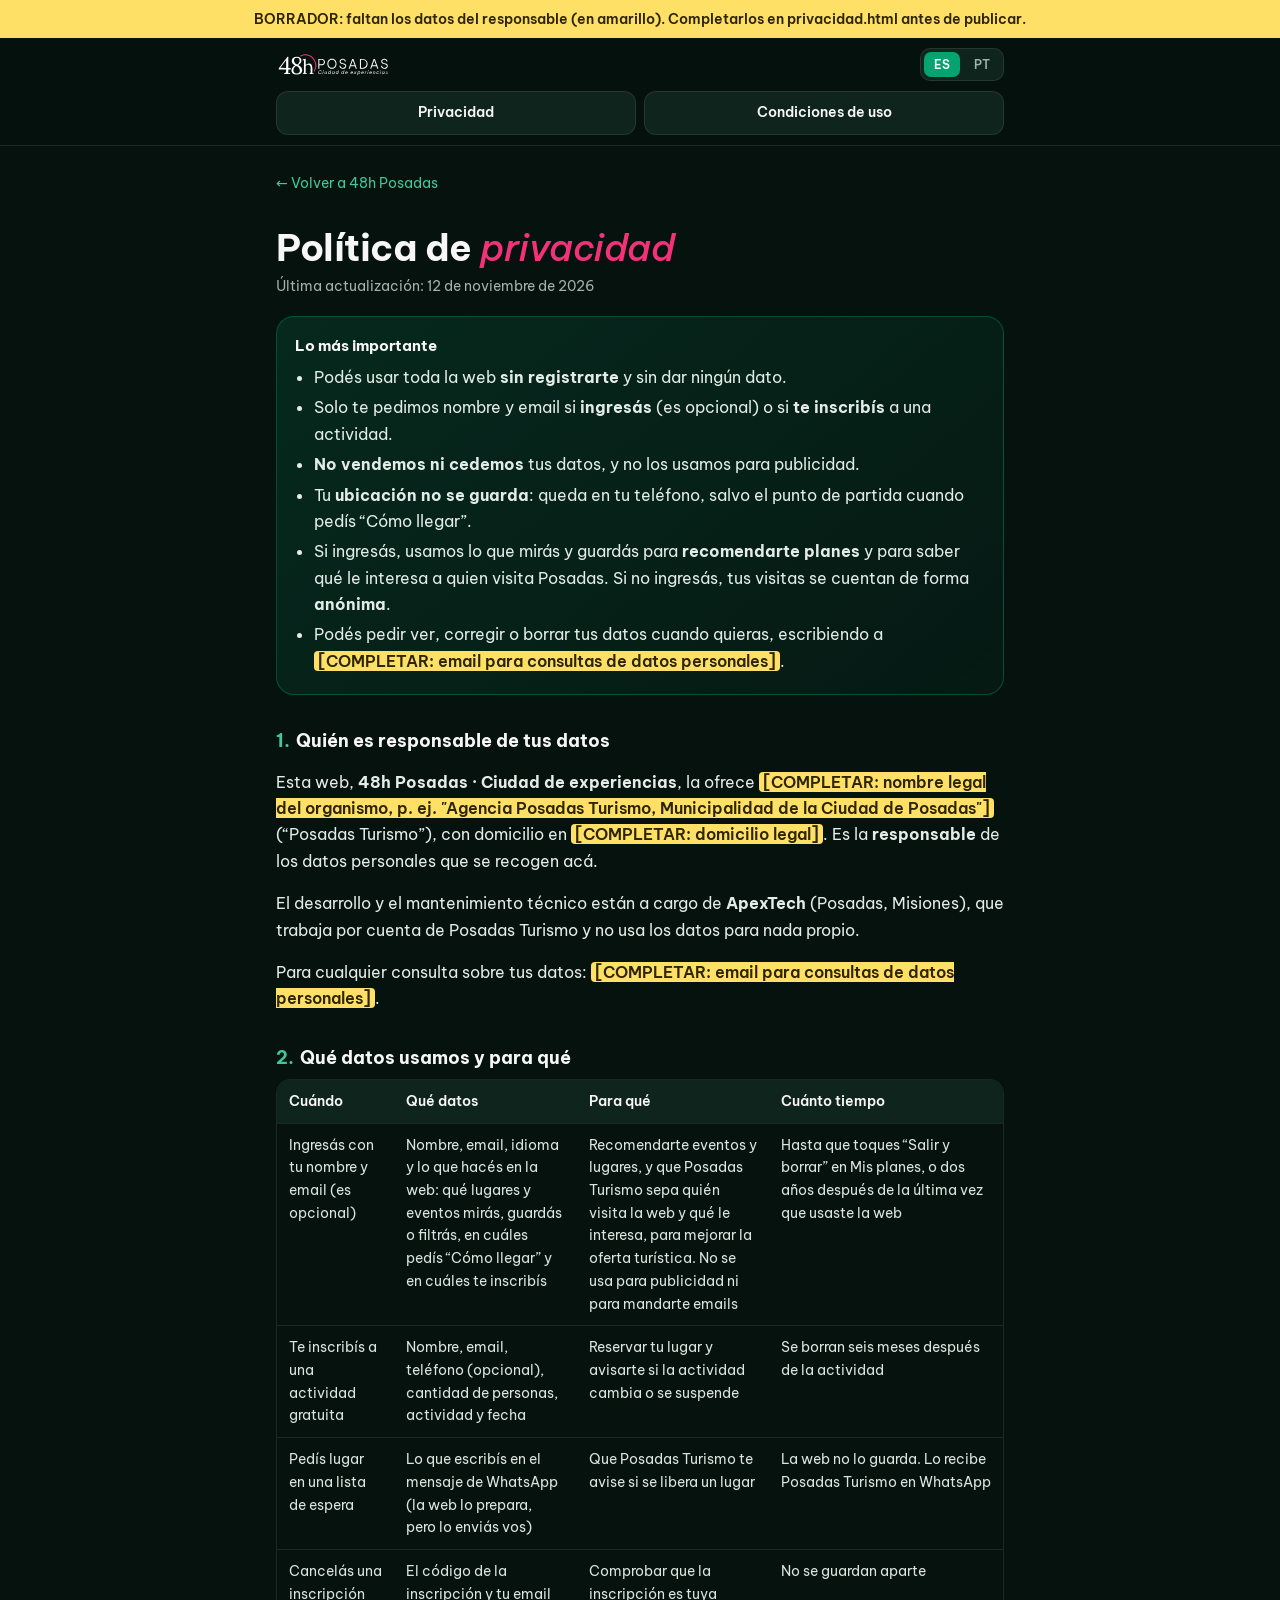
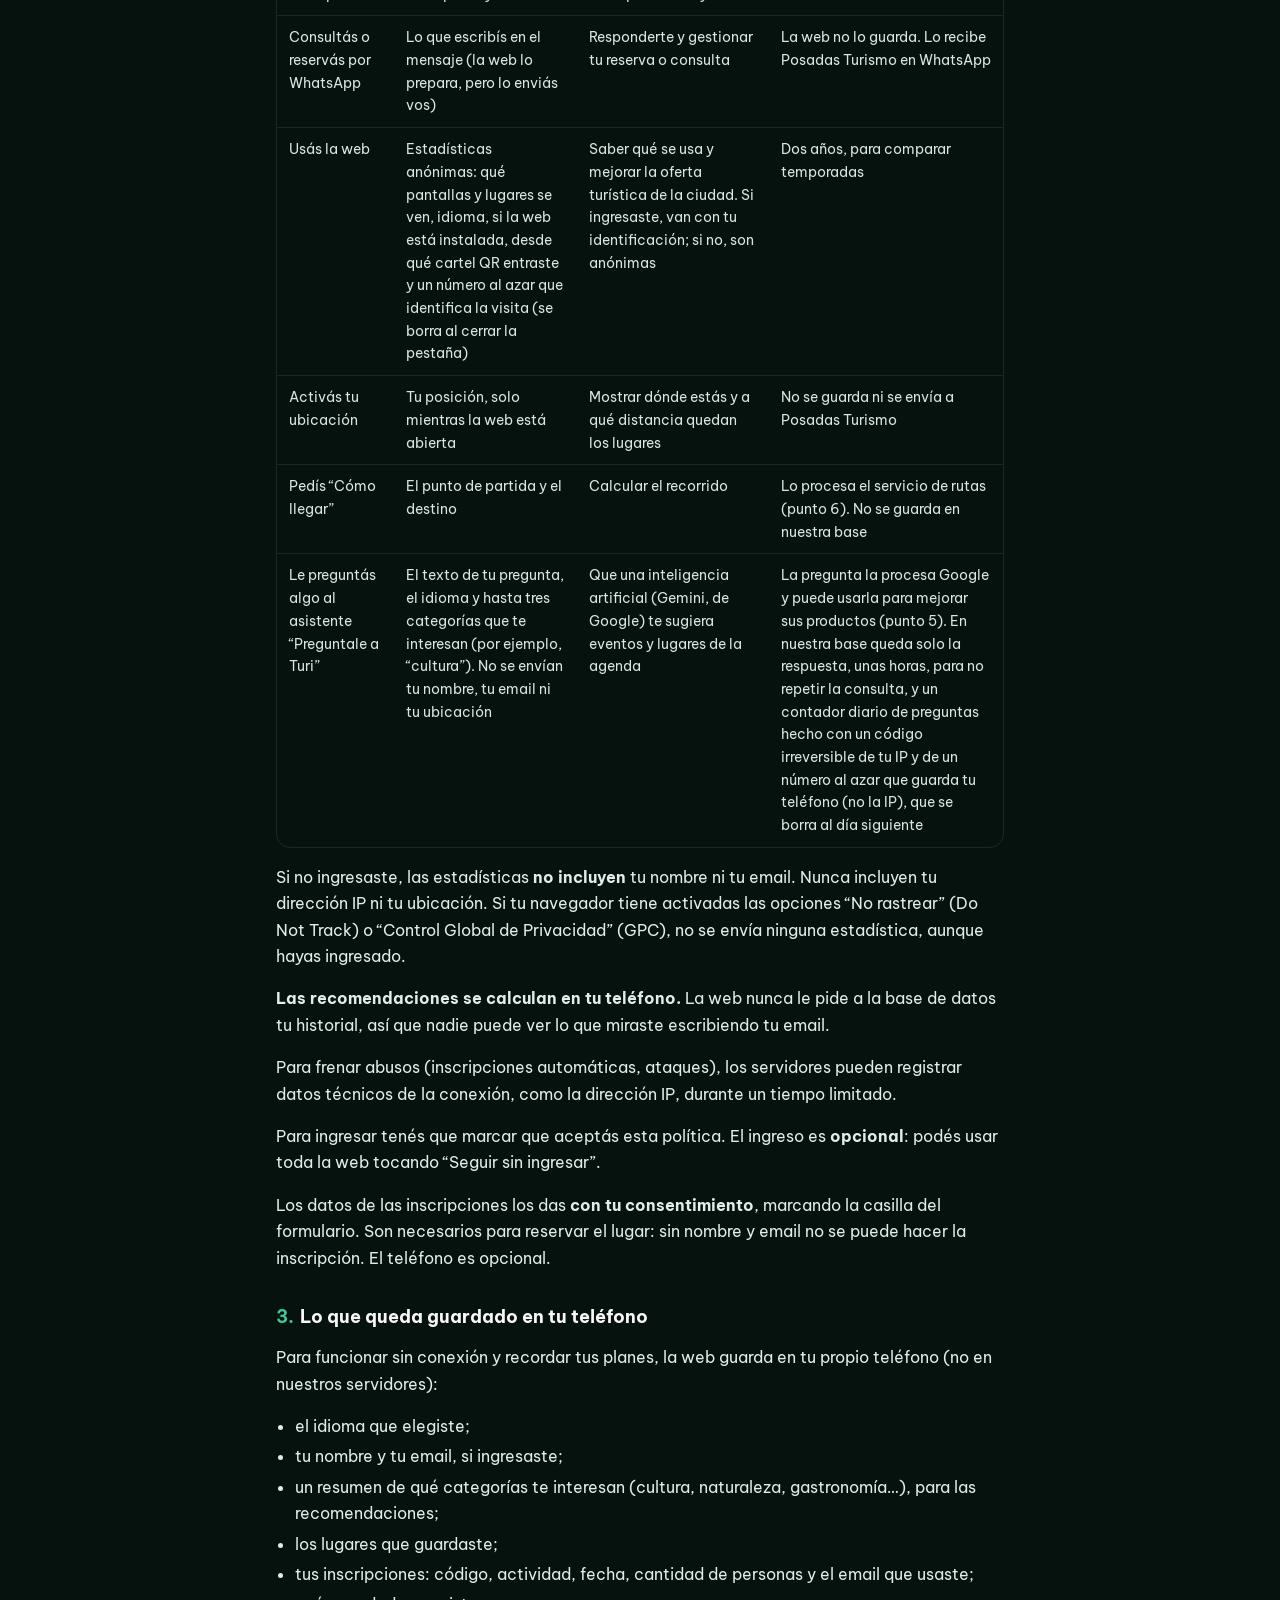
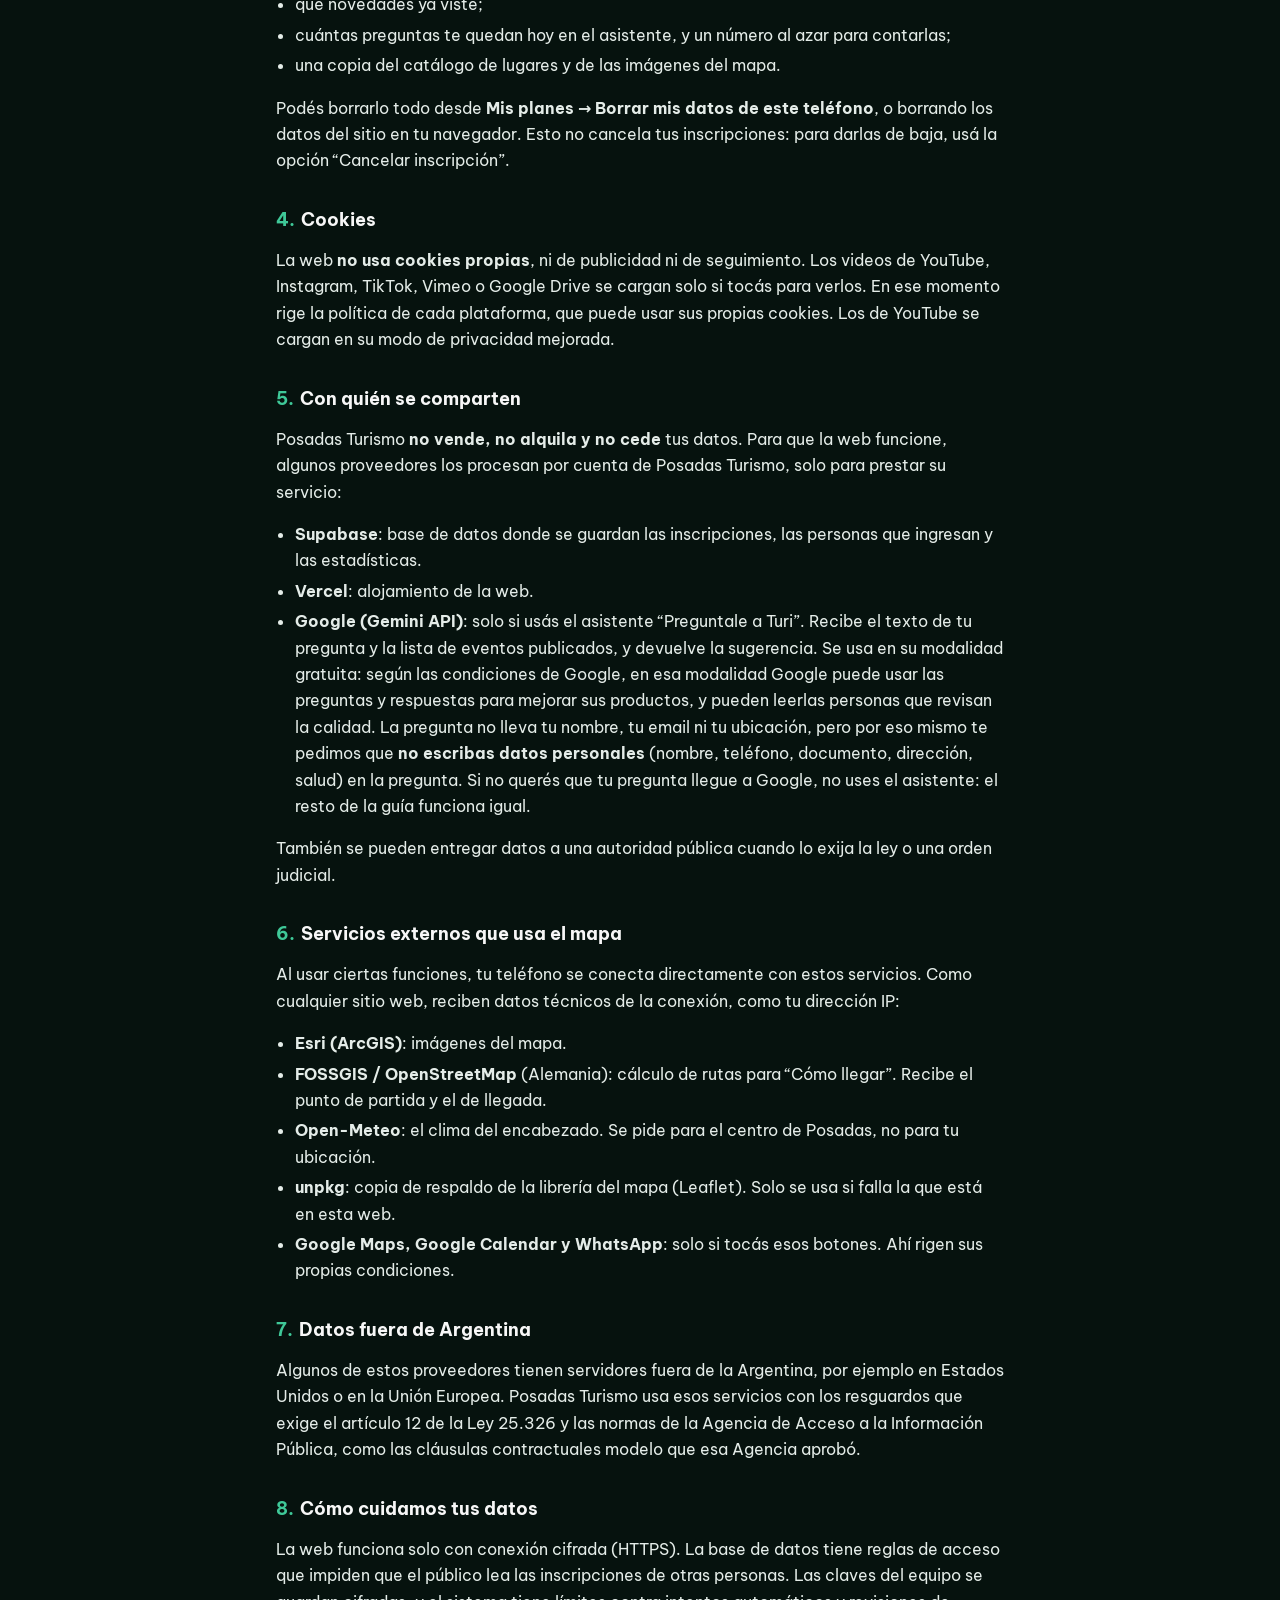
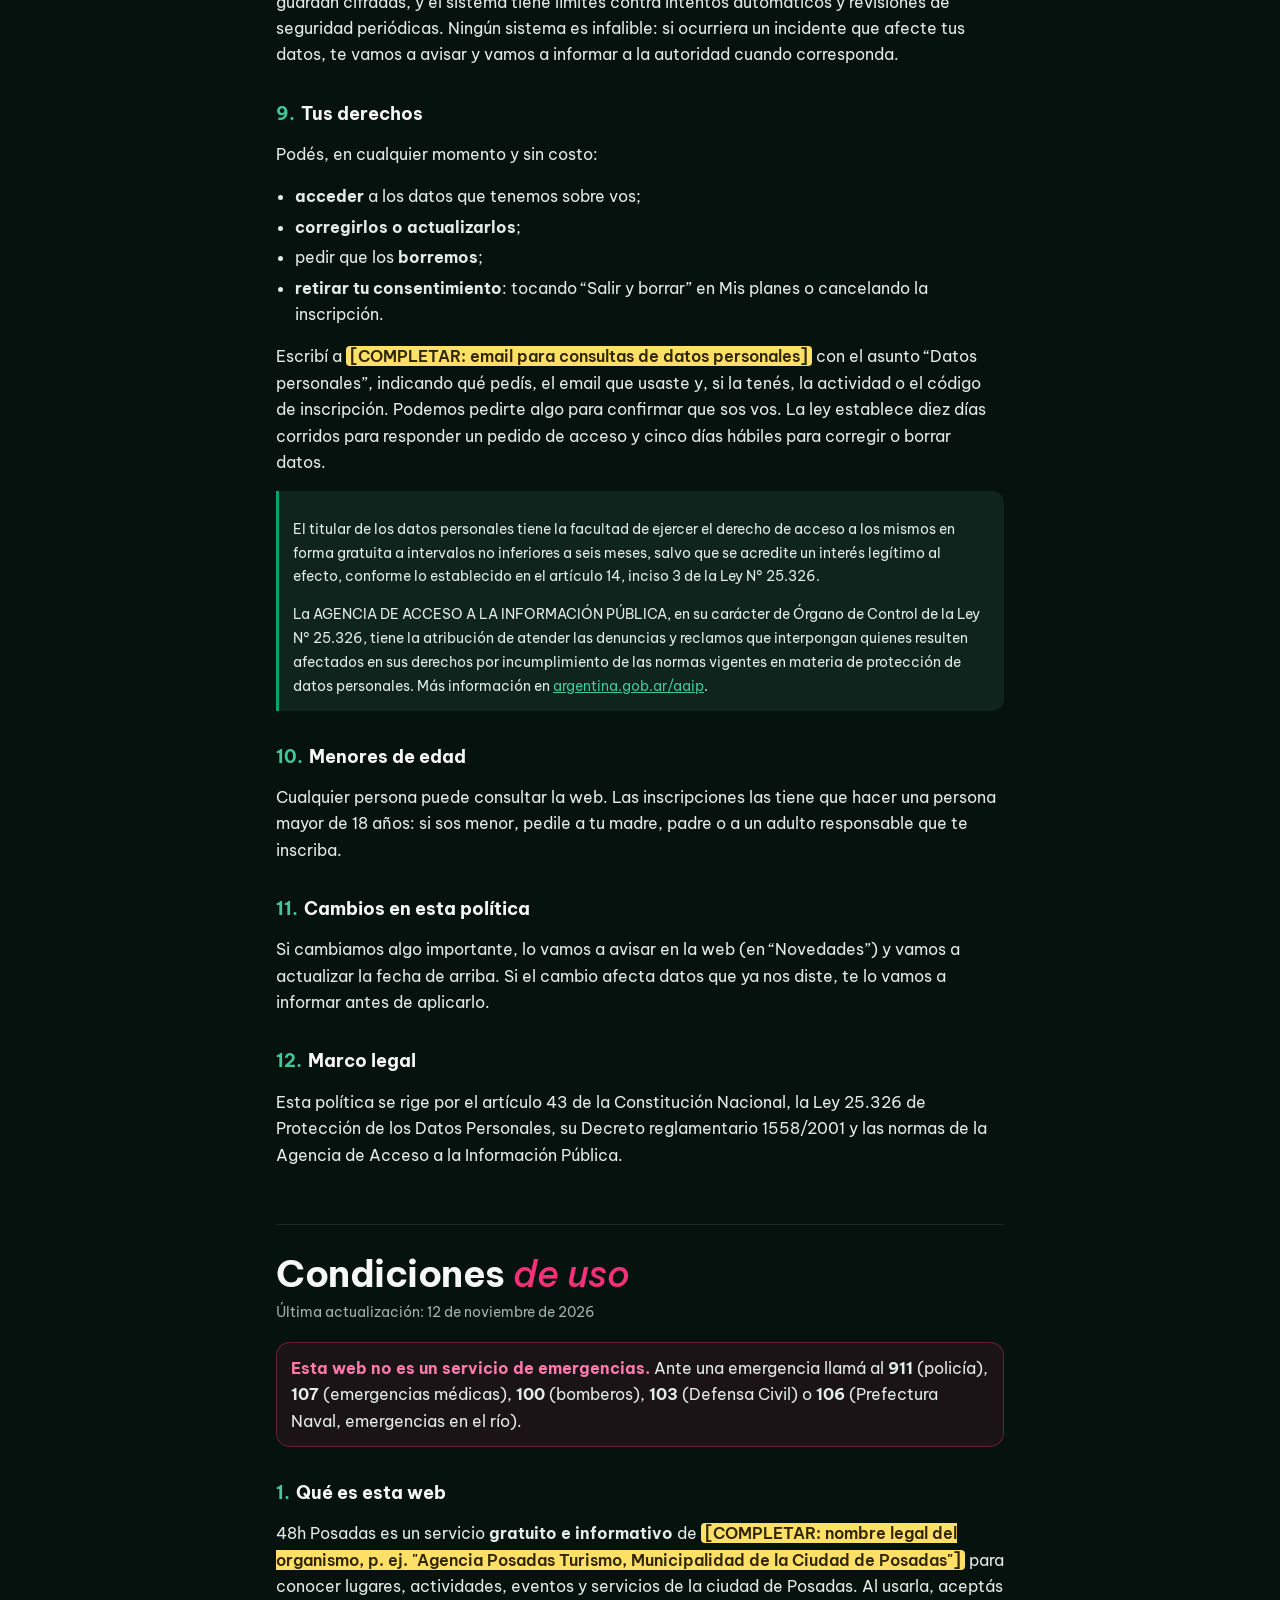
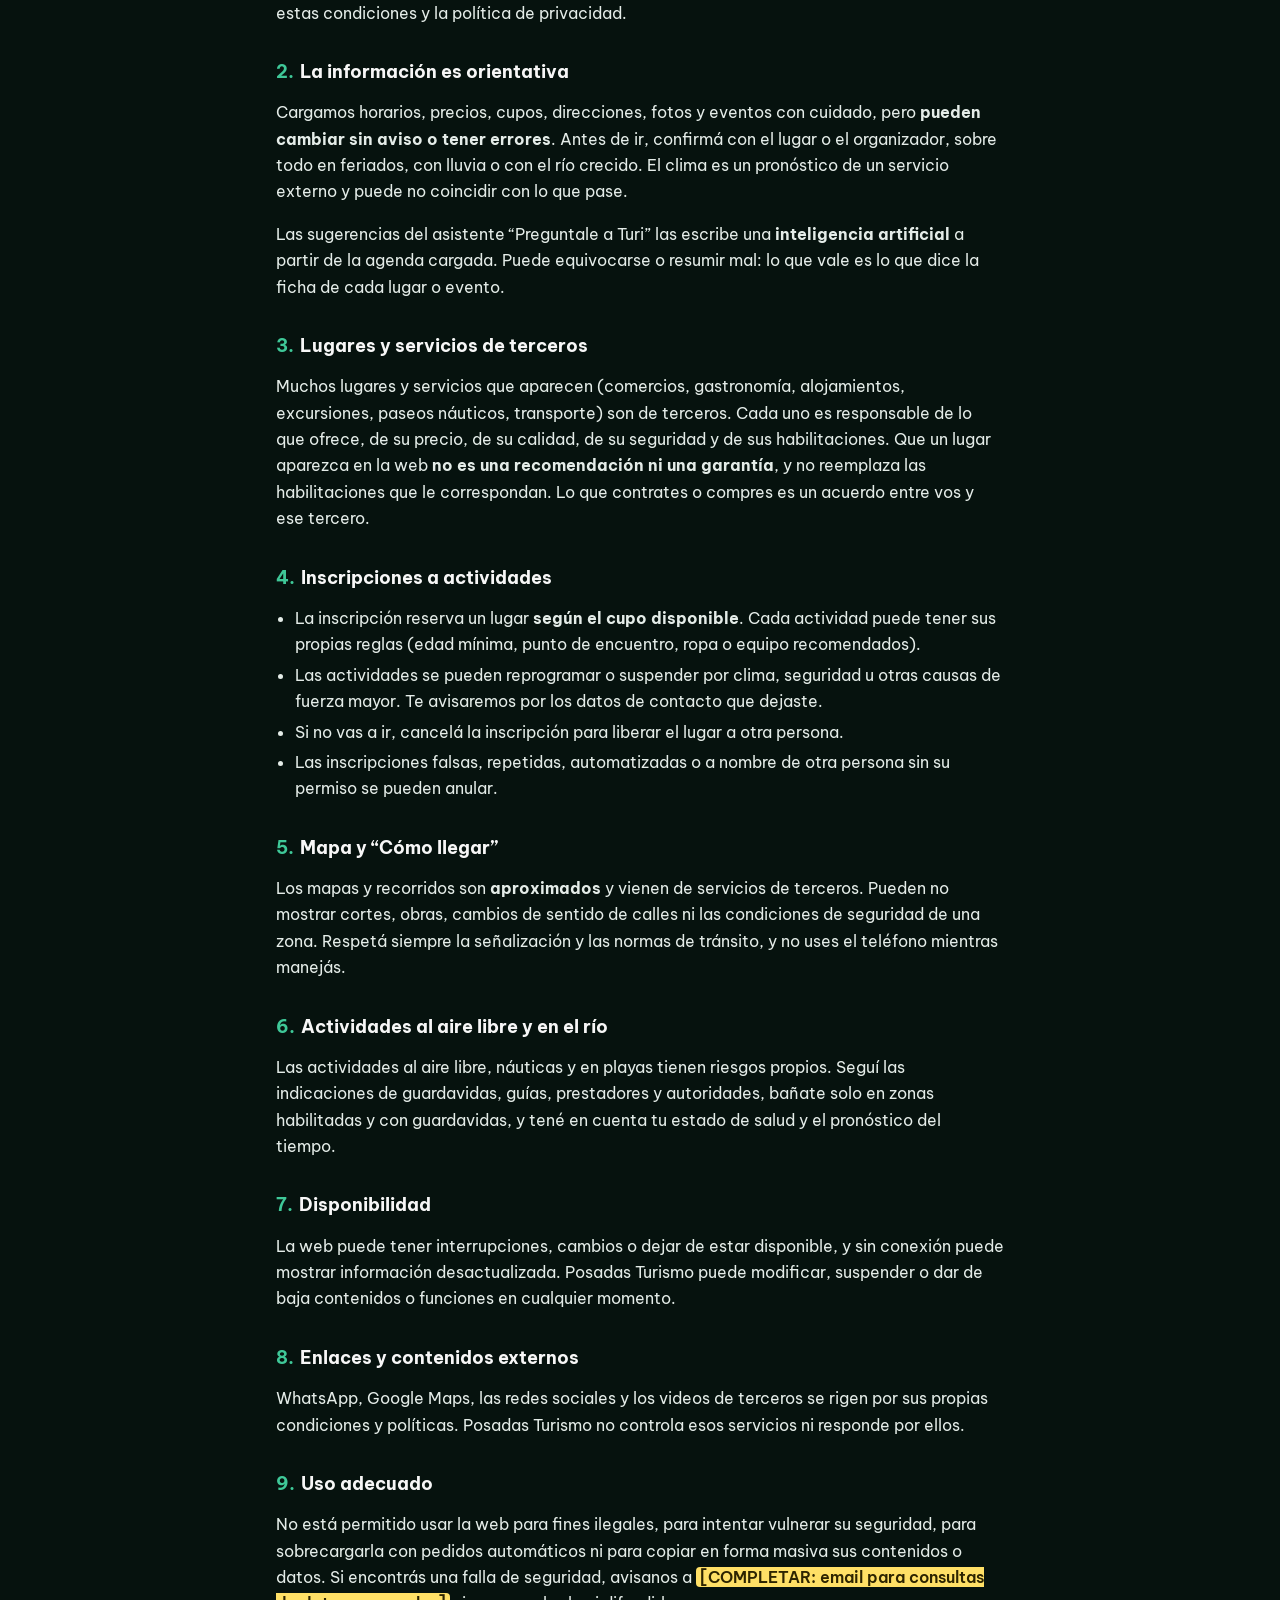
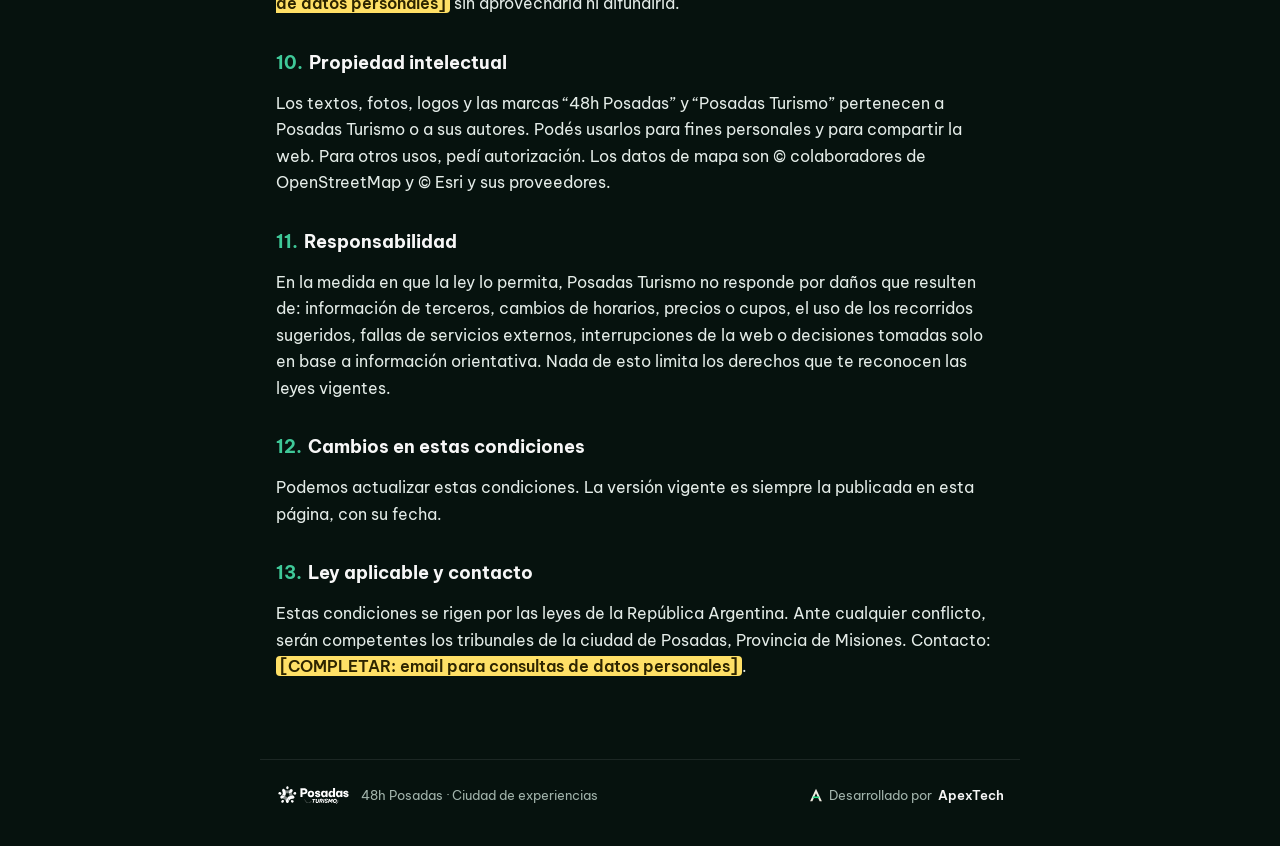
<file: privacidad.html>
<!DOCTYPE html>
<html lang="es">
<head>
<meta charset="UTF-8">
<meta name="viewport" content="width=device-width, initial-scale=1, viewport-fit=cover">
<title>Privacidad y condiciones · 48h Posadas</title>
<meta name="description" content="Política de privacidad y condiciones de uso de 48h Posadas, la web turística de Posadas Turismo.">
<meta name="theme-color" content="#06120e">
<link rel="icon" href="marca/favicon.svg" type="image/svg+xml">
<link href="fuentes/fuentes.css" rel="stylesheet">
<style>
  /* =================================================================
     DATOS DEL RESPONSABLE: se completan UNA vez, en el bloque DATOS
     del script de abajo. Mientras quede alguno entre corchetes, la
     página muestra un aviso de borrador arriba de todo.
     ================================================================= */
  :root {
    --paper: #06120e; --card: #0f241c; --card-2: #153026;
    --ink: #f7f7f7; --muted: #a1b3ab; --line: rgba(255,255,255,0.09);
    --verde: #05a36f; --verde-claro: #3fc898; --rosa: #f23179;
  }
  * { box-sizing: border-box; }
  html { scroll-behavior: smooth; -webkit-text-size-adjust: 100%; }
  body { margin: 0; background: var(--paper); color: var(--ink); font: 400 16px/1.65 'Be Vietnam Pro', system-ui, sans-serif; }
  a { color: var(--verde-claro); }
  .top { position: sticky; top: 0; z-index: 5; background: rgba(6,18,14,0.92); backdrop-filter: blur(10px); -webkit-backdrop-filter: blur(10px); border-bottom: 1px solid var(--line); }
  .top-in { max-width: 760px; margin: 0 auto; padding: 10px 16px; display: flex; align-items: center; justify-content: space-between; gap: 12px; }
  .top img { height: 26px; width: auto; display: block; }
  .idiomas { display: flex; gap: 4px; background: var(--card); border: 1px solid var(--line); border-radius: 10px; padding: 3px; }
  .idiomas button { font: 600 0.78rem 'Be Vietnam Pro', sans-serif; color: var(--muted); background: none; border: 0; border-radius: 7px; padding: 5px 10px; cursor: pointer; }
  .idiomas button[aria-pressed="true"] { background: var(--verde); color: #fff; }
  .pestanas { max-width: 760px; margin: 0 auto; padding: 0 16px 10px; display: flex; gap: 8px; }
  .pestanas a { flex: 1; text-align: center; text-decoration: none; color: var(--ink); font-weight: 600; font-size: 0.88rem; padding: 9px 10px; border-radius: 12px; background: var(--card); border: 1px solid var(--line); }
  main { max-width: 760px; margin: 0 auto; padding: 8px 16px 64px; }
  .volver { display: inline-flex; align-items: center; gap: 6px; margin: 18px 0 4px; font-size: 0.88rem; text-decoration: none; }
  h1 { font-size: clamp(1.7rem, 6vw, 2.3rem); line-height: 1.15; letter-spacing: -0.5px; margin: 28px 0 6px; scroll-margin-top: 120px; }
  h1 em { font-style: italic; font-weight: 500; color: var(--rosa); }
  h2 { font-size: 1.12rem; line-height: 1.3; margin: 34px 0 8px; scroll-margin-top: 120px; }
  h2 .n { color: var(--verde-claro); margin-right: 6px; }
  p, li { color: #e4ece8; }
  ul { padding-left: 1.2em; }
  li { margin: 4px 0; }
  .fecha { color: var(--muted); font-size: 0.86rem; margin: 0 0 18px; }
  .resumen { background: linear-gradient(140deg, rgba(5,163,111,0.16), rgba(5,163,111,0.05)); border: 1px solid rgba(5,163,111,0.35); border-radius: 18px; padding: 16px 18px; margin: 18px 0 8px; }
  .resumen h3 { margin: 0 0 6px; font-size: 0.95rem; }
  .resumen ul { margin: 0; }
  .tabla { width: 100%; overflow-x: auto; margin: 10px 0; border: 1px solid var(--line); border-radius: 14px; }
  table { width: 100%; border-collapse: collapse; font-size: 0.86rem; min-width: 520px; }
  th, td { text-align: left; vertical-align: top; padding: 10px 12px; border-bottom: 1px solid var(--line); }
  th { background: var(--card); font-weight: 600; color: var(--ink); }
  tr:last-child td { border-bottom: 0; }
  td { color: #dbe5e0; }
  .leyenda { background: var(--card); border-left: 3px solid var(--verde); border-radius: 0 12px 12px 0; padding: 12px 14px; font-size: 0.9rem; }
  .aviso-emerg { background: rgba(242,49,121,0.09); border: 1px solid rgba(242,49,121,0.35); border-radius: 14px; padding: 12px 14px; }
  .aviso-emerg strong { color: #ff7aa9; }
  .sep { height: 1px; background: var(--line); margin: 56px 0 0; }
  .dato-falta { background: #ffe066; color: #2d2400; border-radius: 4px; padding: 0 4px; font-weight: 600; }
  #borrador { display: none; background: #ffe066; color: #2d2400; font-weight: 600; font-size: 0.85rem; text-align: center; padding: 8px 16px; }
  #borrador.on { display: block; }
  footer { max-width: 760px; margin: 0 auto; padding: 24px 16px 40px; color: var(--muted); font-size: 0.8rem; border-top: 1px solid var(--line); display: flex; align-items: center; gap: 10px; flex-wrap: wrap; }
  footer img { height: 22px; width: auto; }
  footer .dev { margin-left: auto; display: inline-flex; align-items: center; gap: 6px; color: var(--muted); text-decoration: none; }
  footer .dev img { height: 14px; }
  footer .dev b { color: var(--ink); font-weight: 600; }
  [hidden] { display: none !important; }
  @media print {
    :root { --paper: #fff; --card: #f2f5f3; --ink: #111; --muted: #555; --line: #ccc; --verde-claro: #037a52; }
    body { background: #fff; color: #111; } p, li, td { color: #111; }
    .top, .volver, .idiomas, #borrador { display: none !important; }
    .sep { page-break-after: always; }
  }
</style>
</head>
<body>
<div id="borrador" role="status"></div>

<header class="top">
  <div class="top-in">
    <a href="./" aria-label="48h Posadas"><img src="marca/logo-48h.svg" alt="48h Posadas · Ciudad de experiencias" width="402" height="92"></a>
    <div class="idiomas" role="group" aria-label="Idioma / Idioma">
      <button type="button" data-l="es" aria-pressed="true">ES</button>
      <button type="button" data-l="pt" aria-pressed="false">PT</button>
    </div>
  </div>
  <nav class="pestanas">
    <a href="#privacidad" data-es="Privacidad" data-pt="Privacidade">Privacidad</a>
    <a href="#condiciones" data-es="Condiciones de uso" data-pt="Termos de uso">Condiciones de uso</a>
  </nav>
</header>

<main>

<!-- ===================================================== ESPAÑOL -->
<div lang="es" data-idioma="es">
  <a class="volver" href="./">← Volver a 48h Posadas</a>

  <h1 id="privacidad">Política de <em>privacidad</em></h1>
  <p class="fecha">Última actualización: <span data-d="actualizado"></span></p>

  <div class="resumen">
    <h3>Lo más importante</h3>
    <ul>
      <li>Podés usar toda la web <b>sin registrarte</b> y sin dar ningún dato.</li>
      <li>Solo te pedimos nombre y email si <b>ingresás</b> (es opcional) o si <b>te inscribís</b> a una actividad.</li>
      <li><b>No vendemos ni cedemos</b> tus datos, y no los usamos para publicidad.</li>
      <li>Tu <b>ubicación no se guarda</b>: queda en tu teléfono, salvo el punto de partida cuando pedís “Cómo llegar”.</li>
      <li>Si ingresás, usamos lo que mirás y guardás para <b>recomendarte planes</b> y para saber qué le interesa a quien visita Posadas. Si no ingresás, tus visitas se cuentan de forma <b>anónima</b>.</li>
      <li>Podés pedir ver, corregir o borrar tus datos cuando quieras, escribiendo a <span data-d="email"></span>.</li>
    </ul>
  </div>

  <h2><span class="n">1.</span>Quién es responsable de tus datos</h2>
  <p>Esta web, <b>48h Posadas · Ciudad de experiencias</b>, la ofrece <span data-d="entidad"></span> (“Posadas Turismo”), con domicilio en <span data-d="domicilio"></span>. Es la <b>responsable</b> de los datos personales que se recogen acá.</p>
  <p>El desarrollo y el mantenimiento técnico están a cargo de <b>ApexTech</b> (Posadas, Misiones), que trabaja por cuenta de Posadas Turismo y no usa los datos para nada propio.</p>
  <p>Para cualquier consulta sobre tus datos: <span data-d="email"></span>.</p>

  <h2><span class="n">2.</span>Qué datos usamos y para qué</h2>
  <div class="tabla"><table>
    <thead><tr><th>Cuándo</th><th>Qué datos</th><th>Para qué</th><th>Cuánto tiempo</th></tr></thead>
    <tbody>
      <tr><td>Ingresás con tu nombre y email (es opcional)</td><td>Nombre, email, idioma y lo que hacés en la web: qué lugares y eventos mirás, guardás o filtrás, en cuáles pedís “Cómo llegar” y en cuáles te inscribís</td><td>Recomendarte eventos y lugares, y que Posadas Turismo sepa quién visita la web y qué le interesa, para mejorar la oferta turística. No se usa para publicidad ni para mandarte emails</td><td>Hasta que toques “Salir y borrar” en Mis planes, o dos años después de la última vez que usaste la web</td></tr>
      <tr><td>Te inscribís a una actividad gratuita</td><td>Nombre, email, teléfono (opcional), cantidad de personas, actividad y fecha</td><td>Reservar tu lugar y avisarte si la actividad cambia o se suspende</td><td>Se borran seis meses después de la actividad</td></tr>
      <tr><td>Pedís lugar en una lista de espera</td><td>Lo que escribís en el mensaje de WhatsApp (la web lo prepara, pero lo enviás vos)</td><td>Que Posadas Turismo te avise si se libera un lugar</td><td>La web no lo guarda. Lo recibe Posadas Turismo en WhatsApp</td></tr>
      <tr><td>Cancelás una inscripción</td><td>El código de la inscripción y tu email</td><td>Comprobar que la inscripción es tuya</td><td>No se guardan aparte</td></tr>
      <tr><td>Consultás o reservás por WhatsApp</td><td>Lo que escribís en el mensaje (la web lo prepara, pero lo enviás vos)</td><td>Responderte y gestionar tu reserva o consulta</td><td>La web no lo guarda. Lo recibe Posadas Turismo en WhatsApp</td></tr>
      <tr><td>Usás la web</td><td>Estadísticas anónimas: qué pantallas y lugares se ven, idioma, si la web está instalada, desde qué cartel QR entraste y un número al azar que identifica la visita (se borra al cerrar la pestaña)</td><td>Saber qué se usa y mejorar la oferta turística de la ciudad. Si ingresaste, van con tu identificación; si no, son anónimas</td><td>Dos años, para comparar temporadas</td></tr>
      <tr><td>Activás tu ubicación</td><td>Tu posición, solo mientras la web está abierta</td><td>Mostrar dónde estás y a qué distancia quedan los lugares</td><td>No se guarda ni se envía a Posadas Turismo</td></tr>
      <tr><td>Pedís “Cómo llegar”</td><td>El punto de partida y el destino</td><td>Calcular el recorrido</td><td>Lo procesa el servicio de rutas (punto 6). No se guarda en nuestra base</td></tr>
      <tr><td>Le preguntás algo al asistente “Preguntale a Turi”</td><td>El texto de tu pregunta, el idioma y hasta tres categorías que te interesan (por ejemplo, “cultura”). No se envían tu nombre, tu email ni tu ubicación</td><td>Que una inteligencia artificial (Gemini, de Google) te sugiera eventos y lugares de la agenda</td><td>La pregunta la procesa Google y puede usarla para mejorar sus productos (punto 5). En nuestra base queda solo la respuesta, unas horas, para no repetir la consulta, y un contador diario de preguntas hecho con un código irreversible de tu IP y de un número al azar que guarda tu teléfono (no la IP), que se borra al día siguiente</td></tr>
    </tbody>
  </table></div>
  <p>Si no ingresaste, las estadísticas <b>no incluyen</b> tu nombre ni tu email. Nunca incluyen tu dirección IP ni tu ubicación. Si tu navegador tiene activadas las opciones “No rastrear” (Do Not Track) o “Control Global de Privacidad” (GPC), no se envía ninguna estadística, aunque hayas ingresado.</p>
  <p><b>Las recomendaciones se calculan en tu teléfono.</b> La web nunca le pide a la base de datos tu historial, así que nadie puede ver lo que miraste escribiendo tu email.</p>
  <p>Para frenar abusos (inscripciones automáticas, ataques), los servidores pueden registrar datos técnicos de la conexión, como la dirección IP, durante un tiempo limitado.</p>
  <p>Para ingresar tenés que marcar que aceptás esta política. El ingreso es <b>opcional</b>: podés usar toda la web tocando “Seguir sin ingresar”.</p>
  <p>Los datos de las inscripciones los das <b>con tu consentimiento</b>, marcando la casilla del formulario. Son necesarios para reservar el lugar: sin nombre y email no se puede hacer la inscripción. El teléfono es opcional.</p>

  <h2><span class="n">3.</span>Lo que queda guardado en tu teléfono</h2>
  <p>Para funcionar sin conexión y recordar tus planes, la web guarda en tu propio teléfono (no en nuestros servidores):</p>
  <ul>
    <li>el idioma que elegiste;</li>
    <li>tu nombre y tu email, si ingresaste;</li>
    <li>un resumen de qué categorías te interesan (cultura, naturaleza, gastronomía…), para las recomendaciones;</li>
    <li>los lugares que guardaste;</li>
    <li>tus inscripciones: código, actividad, fecha, cantidad de personas y el email que usaste;</li>
    <li>qué novedades ya viste;</li>
    <li>cuántas preguntas te quedan hoy en el asistente, y un número al azar para contarlas;</li>
    <li>una copia del catálogo de lugares y de las imágenes del mapa.</li>
  </ul>
  <p>Podés borrarlo todo desde <b>Mis planes → Borrar mis datos de este teléfono</b>, o borrando los datos del sitio en tu navegador. Esto no cancela tus inscripciones: para darlas de baja, usá la opción “Cancelar inscripción”.</p>

  <h2><span class="n">4.</span>Cookies</h2>
  <p>La web <b>no usa cookies propias</b>, ni de publicidad ni de seguimiento. Los videos de YouTube, Instagram, TikTok, Vimeo o Google Drive se cargan solo si tocás para verlos. En ese momento rige la política de cada plataforma, que puede usar sus propias cookies. Los de YouTube se cargan en su modo de privacidad mejorada.</p>

  <h2><span class="n">5.</span>Con quién se comparten</h2>
  <p>Posadas Turismo <b>no vende, no alquila y no cede</b> tus datos. Para que la web funcione, algunos proveedores los procesan por cuenta de Posadas Turismo, solo para prestar su servicio:</p>
  <ul>
    <li><b>Supabase</b>: base de datos donde se guardan las inscripciones, las personas que ingresan y las estadísticas.</li>
    <li><b>Vercel</b>: alojamiento de la web.</li>
    <li><b>Google (Gemini API)</b>: solo si usás el asistente “Preguntale a Turi”. Recibe el texto de tu pregunta y la lista de eventos publicados, y devuelve la sugerencia. Se usa en su modalidad gratuita: según las condiciones de Google, en esa modalidad Google puede usar las preguntas y respuestas para mejorar sus productos, y pueden leerlas personas que revisan la calidad. La pregunta no lleva tu nombre, tu email ni tu ubicación, pero por eso mismo te pedimos que <b>no escribas datos personales</b> (nombre, teléfono, documento, dirección, salud) en la pregunta. Si no querés que tu pregunta llegue a Google, no uses el asistente: el resto de la guía funciona igual.</li>
  </ul>
  <p>También se pueden entregar datos a una autoridad pública cuando lo exija la ley o una orden judicial.</p>

  <h2><span class="n">6.</span>Servicios externos que usa el mapa</h2>
  <p>Al usar ciertas funciones, tu teléfono se conecta directamente con estos servicios. Como cualquier sitio web, reciben datos técnicos de la conexión, como tu dirección IP:</p>
  <ul>
    <li><b>Esri (ArcGIS)</b>: imágenes del mapa.</li>
    <li><b>FOSSGIS / OpenStreetMap</b> (Alemania): cálculo de rutas para “Cómo llegar”. Recibe el punto de partida y el de llegada.</li>
    <li><b>Open-Meteo</b>: el clima del encabezado. Se pide para el centro de Posadas, no para tu ubicación.</li>
    <li><b>unpkg</b>: copia de respaldo de la librería del mapa (Leaflet). Solo se usa si falla la que está en esta web.</li>
    <li><b>Google Maps, Google Calendar y WhatsApp</b>: solo si tocás esos botones. Ahí rigen sus propias condiciones.</li>
  </ul>

  <h2><span class="n">7.</span>Datos fuera de Argentina</h2>
  <p>Algunos de estos proveedores tienen servidores fuera de la Argentina, por ejemplo en Estados Unidos o en la Unión Europea. Posadas Turismo usa esos servicios con los resguardos que exige el artículo 12 de la Ley 25.326 y las normas de la Agencia de Acceso a la Información Pública, como las cláusulas contractuales modelo que esa Agencia aprobó.</p>

  <h2><span class="n">8.</span>Cómo cuidamos tus datos</h2>
  <p>La web funciona solo con conexión cifrada (HTTPS). La base de datos tiene reglas de acceso que impiden que el público lea las inscripciones de otras personas. Las claves del equipo se guardan cifradas, y el sistema tiene límites contra intentos automáticos y revisiones de seguridad periódicas. Ningún sistema es infalible: si ocurriera un incidente que afecte tus datos, te vamos a avisar y vamos a informar a la autoridad cuando corresponda.</p>

  <h2><span class="n">9.</span>Tus derechos</h2>
  <p>Podés, en cualquier momento y sin costo:</p>
  <ul>
    <li><b>acceder</b> a los datos que tenemos sobre vos;</li>
    <li><b>corregirlos o actualizarlos</b>;</li>
    <li>pedir que los <b>borremos</b>;</li>
    <li><b>retirar tu consentimiento</b>: tocando “Salir y borrar” en Mis planes o cancelando la inscripción.</li>
  </ul>
  <p>Escribí a <span data-d="email"></span> con el asunto “Datos personales”, indicando qué pedís, el email que usaste y, si la tenés, la actividad o el código de inscripción. Podemos pedirte algo para confirmar que sos vos. La ley establece diez días corridos para responder un pedido de acceso y cinco días hábiles para corregir o borrar datos.</p>
  <div class="leyenda">
    <p>El titular de los datos personales tiene la facultad de ejercer el derecho de acceso a los mismos en forma gratuita a intervalos no inferiores a seis meses, salvo que se acredite un interés legítimo al efecto, conforme lo establecido en el artículo 14, inciso 3 de la Ley N° 25.326.</p>
    <p style="margin-bottom:0">La AGENCIA DE ACCESO A LA INFORMACIÓN PÚBLICA, en su carácter de Órgano de Control de la Ley N° 25.326, tiene la atribución de atender las denuncias y reclamos que interpongan quienes resulten afectados en sus derechos por incumplimiento de las normas vigentes en materia de protección de datos personales. Más información en <a href="https://www.argentina.gob.ar/aaip" target="_blank" rel="noopener">argentina.gob.ar/aaip</a>.</p>
  </div>

  <h2><span class="n">10.</span>Menores de edad</h2>
  <p>Cualquier persona puede consultar la web. Las inscripciones las tiene que hacer una persona mayor de 18 años: si sos menor, pedile a tu madre, padre o a un adulto responsable que te inscriba.</p>

  <h2><span class="n">11.</span>Cambios en esta política</h2>
  <p>Si cambiamos algo importante, lo vamos a avisar en la web (en “Novedades”) y vamos a actualizar la fecha de arriba. Si el cambio afecta datos que ya nos diste, te lo vamos a informar antes de aplicarlo.</p>

  <h2><span class="n">12.</span>Marco legal</h2>
  <p>Esta política se rige por el artículo 43 de la Constitución Nacional, la Ley 25.326 de Protección de los Datos Personales, su Decreto reglamentario 1558/2001 y las normas de la Agencia de Acceso a la Información Pública.</p>

  <div class="sep"></div>

  <h1 id="condiciones">Condiciones <em>de uso</em></h1>
  <p class="fecha">Última actualización: <span data-d="actualizado"></span></p>

  <div class="aviso-emerg">
    <p style="margin:0"><strong>Esta web no es un servicio de emergencias.</strong> Ante una emergencia llamá al <b>911</b> (policía), <b>107</b> (emergencias médicas), <b>100</b> (bomberos), <b>103</b> (Defensa Civil) o <b>106</b> (Prefectura Naval, emergencias en el río).</p>
  </div>

  <h2><span class="n">1.</span>Qué es esta web</h2>
  <p>48h Posadas es un servicio <b>gratuito e informativo</b> de <span data-d="entidad"></span> para conocer lugares, actividades, eventos y servicios de la ciudad de Posadas. Al usarla, aceptás estas condiciones y la política de privacidad.</p>

  <h2><span class="n">2.</span>La información es orientativa</h2>
  <p>Cargamos horarios, precios, cupos, direcciones, fotos y eventos con cuidado, pero <b>pueden cambiar sin aviso o tener errores</b>. Antes de ir, confirmá con el lugar o el organizador, sobre todo en feriados, con lluvia o con el río crecido. El clima es un pronóstico de un servicio externo y puede no coincidir con lo que pase.</p>
  <p>Las sugerencias del asistente “Preguntale a Turi” las escribe una <b>inteligencia artificial</b> a partir de la agenda cargada. Puede equivocarse o resumir mal: lo que vale es lo que dice la ficha de cada lugar o evento.</p>

  <h2><span class="n">3.</span>Lugares y servicios de terceros</h2>
  <p>Muchos lugares y servicios que aparecen (comercios, gastronomía, alojamientos, excursiones, paseos náuticos, transporte) son de terceros. Cada uno es responsable de lo que ofrece, de su precio, de su calidad, de su seguridad y de sus habilitaciones. Que un lugar aparezca en la web <b>no es una recomendación ni una garantía</b>, y no reemplaza las habilitaciones que le correspondan. Lo que contrates o compres es un acuerdo entre vos y ese tercero.</p>

  <h2><span class="n">4.</span>Inscripciones a actividades</h2>
  <ul>
    <li>La inscripción reserva un lugar <b>según el cupo disponible</b>. Cada actividad puede tener sus propias reglas (edad mínima, punto de encuentro, ropa o equipo recomendados).</li>
    <li>Las actividades se pueden reprogramar o suspender por clima, seguridad u otras causas de fuerza mayor. Te avisaremos por los datos de contacto que dejaste.</li>
    <li>Si no vas a ir, cancelá la inscripción para liberar el lugar a otra persona.</li>
    <li>Las inscripciones falsas, repetidas, automatizadas o a nombre de otra persona sin su permiso se pueden anular.</li>
  </ul>

  <h2><span class="n">5.</span>Mapa y “Cómo llegar”</h2>
  <p>Los mapas y recorridos son <b>aproximados</b> y vienen de servicios de terceros. Pueden no mostrar cortes, obras, cambios de sentido de calles ni las condiciones de seguridad de una zona. Respetá siempre la señalización y las normas de tránsito, y no uses el teléfono mientras manejás.</p>

  <h2><span class="n">6.</span>Actividades al aire libre y en el río</h2>
  <p>Las actividades al aire libre, náuticas y en playas tienen riesgos propios. Seguí las indicaciones de guardavidas, guías, prestadores y autoridades, bañate solo en zonas habilitadas y con guardavidas, y tené en cuenta tu estado de salud y el pronóstico del tiempo.</p>

  <h2><span class="n">7.</span>Disponibilidad</h2>
  <p>La web puede tener interrupciones, cambios o dejar de estar disponible, y sin conexión puede mostrar información desactualizada. Posadas Turismo puede modificar, suspender o dar de baja contenidos o funciones en cualquier momento.</p>

  <h2><span class="n">8.</span>Enlaces y contenidos externos</h2>
  <p>WhatsApp, Google Maps, las redes sociales y los videos de terceros se rigen por sus propias condiciones y políticas. Posadas Turismo no controla esos servicios ni responde por ellos.</p>

  <h2><span class="n">9.</span>Uso adecuado</h2>
  <p>No está permitido usar la web para fines ilegales, para intentar vulnerar su seguridad, para sobrecargarla con pedidos automáticos ni para copiar en forma masiva sus contenidos o datos. Si encontrás una falla de seguridad, avisanos a <span data-d="email"></span> sin aprovecharla ni difundirla.</p>

  <h2><span class="n">10.</span>Propiedad intelectual</h2>
  <p>Los textos, fotos, logos y las marcas “48h Posadas” y “Posadas Turismo” pertenecen a Posadas Turismo o a sus autores. Podés usarlos para fines personales y para compartir la web. Para otros usos, pedí autorización. Los datos de mapa son © colaboradores de OpenStreetMap y © Esri y sus proveedores.</p>

  <h2><span class="n">11.</span>Responsabilidad</h2>
  <p>En la medida en que la ley lo permita, Posadas Turismo no responde por daños que resulten de: información de terceros, cambios de horarios, precios o cupos, el uso de los recorridos sugeridos, fallas de servicios externos, interrupciones de la web o decisiones tomadas solo en base a información orientativa. Nada de esto limita los derechos que te reconocen las leyes vigentes.</p>

  <h2><span class="n">12.</span>Cambios en estas condiciones</h2>
  <p>Podemos actualizar estas condiciones. La versión vigente es siempre la publicada en esta página, con su fecha.</p>

  <h2><span class="n">13.</span>Ley aplicable y contacto</h2>
  <p>Estas condiciones se rigen por las leyes de la República Argentina. Ante cualquier conflicto, serán competentes los tribunales de la ciudad de Posadas, Provincia de Misiones. Contacto: <span data-d="email"></span>.</p>
</div>

<!-- ===================================================== PORTUGUÊS -->
<div lang="pt-BR" data-idioma="pt" hidden>
  <a class="volver" href="./">← Voltar ao 48h Posadas</a>

  <h1 id="privacidade">Política de <em>privacidade</em></h1>
  <p class="fecha">Última atualização: <span data-d="actualizado_pt"></span></p>

  <div class="resumen">
    <h3>O mais importante</h3>
    <ul>
      <li>Você pode usar todo o site <b>sem se cadastrar</b> e sem fornecer nenhum dado.</li>
      <li>Só pedimos nome e e-mail se você <b>entrar</b> (é opcional) ou se <b>se inscrever</b> em uma atividade.</li>
      <li><b>Não vendemos nem cedemos</b> seus dados e não os usamos para publicidade.</li>
      <li>Sua <b>localização não é armazenada</b>: fica no seu celular, exceto o ponto de partida quando você pede “Como chegar”.</li>
      <li>Se você entrar, usamos o que você vê e salva para <b>recomendar passeios</b> e para saber o que interessa a quem visita Posadas. Se não entrar, suas visitas são contadas de forma <b>anônima</b>.</li>
      <li>Você pode pedir para ver, corrigir ou apagar seus dados quando quiser, escrevendo para <span data-d="email"></span>.</li>
    </ul>
  </div>

  <h2><span class="n">1.</span>Quem é responsável pelos seus dados</h2>
  <p>Este site, <b>48h Posadas · Ciudad de experiencias</b>, é oferecido por <span data-d="entidad"></span> (“Posadas Turismo”), com sede em <span data-d="domicilio"></span>. É a <b>responsável</b> pelos dados pessoais coletados aqui.</p>
  <p>O desenvolvimento e a manutenção técnica estão a cargo da <b>ApexTech</b> (Posadas, Misiones), que trabalha em nome da Posadas Turismo e não usa os dados para fins próprios.</p>
  <p>Para qualquer dúvida sobre seus dados: <span data-d="email"></span>.</p>

  <h2><span class="n">2.</span>Quais dados usamos e para quê</h2>
  <div class="tabla"><table>
    <thead><tr><th>Quando</th><th>Quais dados</th><th>Para quê</th><th>Por quanto tempo</th></tr></thead>
    <tbody>
      <tr><td>Você entra com seu nome e e-mail (é opcional)</td><td>Nome, e-mail, idioma e o que você faz no site: quais lugares e eventos vê, salva ou filtra, em quais pede “Como chegar” e em quais se inscreve</td><td>Recomendar eventos e lugares, e permitir que a Posadas Turismo saiba quem visita o site e o que lhe interessa, para melhorar a oferta turística. Não é usado para publicidade nem para enviar e-mails</td><td>Até você tocar em “Sair e apagar” em Meus planos, ou dois anos depois da última vez que usou o site</td></tr>
      <tr><td>Você se inscreve em uma atividade gratuita</td><td>Nome, e-mail, telefone (opcional), número de pessoas, atividade e data</td><td>Reservar sua vaga e avisar se a atividade mudar ou for suspensa</td><td>São apagados seis meses depois da atividade</td></tr>
      <tr><td>Você pede vaga em uma lista de espera</td><td>O que você escreve na mensagem de WhatsApp (o site a prepara, mas quem envia é você)</td><td>Que a Posadas Turismo avise se uma vaga for liberada</td><td>O site não armazena. A Posadas Turismo recebe no WhatsApp</td></tr>
      <tr><td>Você cancela uma inscrição</td><td>O código da inscrição e seu e-mail</td><td>Confirmar que a inscrição é sua</td><td>Não são armazenados à parte</td></tr>
      <tr><td>Você consulta ou reserva pelo WhatsApp</td><td>O que você escreve na mensagem (o site a prepara, mas quem envia é você)</td><td>Responder e gerenciar sua reserva ou consulta</td><td>O site não armazena. A Posadas Turismo recebe no WhatsApp</td></tr>
      <tr><td>Você usa o site</td><td>Estatísticas anônimas: quais telas e lugares são vistos, idioma, se o site está instalado, de qual cartaz com QR você entrou e um número aleatório que identifica a visita (apagado ao fechar a aba)</td><td>Saber o que é usado e melhorar a oferta turística da cidade. Se você entrou, vão com a sua identificação; se não, são anônimas</td><td>Dois anos, para comparar temporadas</td></tr>
      <tr><td>Você ativa a localização</td><td>Sua posição, só enquanto o site está aberto</td><td>Mostrar onde você está e a que distância ficam os lugares</td><td>Não é armazenada nem enviada à Posadas Turismo</td></tr>
      <tr><td>Você pede “Como chegar”</td><td>O ponto de partida e o destino</td><td>Calcular o trajeto</td><td>Processado pelo serviço de rotas (item 6). Não fica na nossa base</td></tr>
      <tr><td>Você pergunta algo ao assistente “Pergunte ao Turi”</td><td>O texto da pergunta, o idioma e até três categorias do seu interesse (por exemplo, “cultura”). Seu nome, e-mail e localização não são enviados</td><td>Que uma inteligência artificial (Gemini, do Google) sugira eventos e lugares da agenda</td><td>A pergunta é processada pelo Google, que pode usá-la para melhorar seus produtos (item 5). Na nossa base fica só a resposta, por algumas horas, para não repetir a consulta, e um contador diário de perguntas feito com um código irreversível do seu IP e de um número aleatório guardado no seu celular (não o IP), apagado no dia seguinte</td></tr>
    </tbody>
  </table></div>
  <p>Se você não entrou, as estatísticas <b>não incluem</b> seu nome nem seu e-mail. Nunca incluem seu endereço IP nem sua localização. Se o seu navegador tiver ativadas as opções “Não rastrear” (Do Not Track) ou “Controle Global de Privacidade” (GPC), nenhuma estatística é enviada, mesmo que você tenha entrado.</p>
  <p><b>As recomendações são calculadas no seu celular.</b> O site nunca pede ao banco de dados o seu histórico, então ninguém pode ver o que você viu escrevendo o seu e-mail.</p>
  <p>Para evitar abusos (inscrições automáticas, ataques), os servidores podem registrar dados técnicos da conexão, como o endereço IP, por um tempo limitado.</p>
  <p>Para entrar, você precisa marcar que aceita esta política. Entrar é <b>opcional</b>: você pode usar todo o site tocando em “Continuar sem entrar”.</p>
  <p>Os dados das inscrições são fornecidos <b>com o seu consentimento</b>, marcando a caixa do formulário. São necessários para reservar a vaga: sem nome e e-mail não é possível fazer a inscrição. O telefone é opcional.</p>

  <h2><span class="n">3.</span>O que fica armazenado no seu celular</h2>
  <p>Para funcionar sem conexão e lembrar seus planos, o site guarda no seu próprio celular (não nos nossos servidores):</p>
  <ul>
    <li>o idioma escolhido;</li>
    <li>seu nome e seu e-mail, se você entrou;</li>
    <li>um resumo de quais categorias te interessam (cultura, natureza, gastronomia…), para as recomendações;</li>
    <li>os lugares que você salvou;</li>
    <li>suas inscrições: código, atividade, data, número de pessoas e o e-mail usado;</li>
    <li>quais novidades você já viu;</li>
    <li>quantas perguntas ainda restam hoje no assistente, e um número aleatório para contá-las;</li>
    <li>uma cópia do catálogo de lugares e das imagens do mapa.</li>
  </ul>
  <p>Você pode apagar tudo em <b>Meus planos → Apagar meus dados deste celular</b>, ou limpando os dados do site no navegador. Isso não cancela suas inscrições: para cancelá-las, use a opção “Cancelar inscrição”.</p>

  <h2><span class="n">4.</span>Cookies</h2>
  <p>O site <b>não usa cookies próprios</b>, nem de publicidade nem de rastreamento. Os vídeos do YouTube, Instagram, TikTok, Vimeo ou Google Drive só carregam se você tocar para assistir. Nesse momento vale a política de cada plataforma, que pode usar seus próprios cookies. Os do YouTube carregam no modo de privacidade aprimorada.</p>

  <h2><span class="n">5.</span>Com quem são compartilhados</h2>
  <p>A Posadas Turismo <b>não vende, não aluga e não cede</b> seus dados. Para o site funcionar, alguns fornecedores os processam em nome da Posadas Turismo, só para prestar o seu serviço:</p>
  <ul>
    <li><b>Supabase</b>: banco de dados onde ficam as inscrições, as pessoas que entram e as estatísticas.</li>
    <li><b>Vercel</b>: hospedagem do site.</li>
    <li><b>Google (Gemini API)</b>: só se você usar o assistente “Pergunte ao Turi”. Recebe o texto da pergunta e a lista de eventos publicados, e devolve a sugestão. É usado na modalidade gratuita: segundo as condições do Google, nessa modalidade o Google pode usar as perguntas e respostas para melhorar seus produtos, e elas podem ser lidas por pessoas que revisam a qualidade. A pergunta não leva seu nome, e-mail nem localização, mas justamente por isso pedimos que você <b>não escreva dados pessoais</b> (nome, telefone, documento, endereço, saúde) na pergunta. Se não quiser que sua pergunta chegue ao Google, não use o assistente: o resto do guia funciona igual.</li>
  </ul>
  <p>Os dados também podem ser entregues a uma autoridade pública quando a lei ou uma ordem judicial exigir.</p>

  <h2><span class="n">6.</span>Serviços externos usados pelo mapa</h2>
  <p>Ao usar certas funções, seu celular se conecta diretamente a esses serviços. Como qualquer site, eles recebem dados técnicos da conexão, como seu endereço IP:</p>
  <ul>
    <li><b>Esri (ArcGIS)</b>: imagens do mapa.</li>
    <li><b>FOSSGIS / OpenStreetMap</b> (Alemanha): cálculo de rotas para “Como chegar”. Recebe o ponto de partida e o de chegada.</li>
    <li><b>Open-Meteo</b>: o clima do cabeçalho. É pedido para o centro de Posadas, não para a sua localização.</li>
    <li><b>unpkg</b>: cópia de reserva da biblioteca do mapa (Leaflet). Só é usada se a que está neste site falhar.</li>
    <li><b>Google Maps, Google Agenda e WhatsApp</b>: só se você tocar nesses botões. Neles valem as condições de cada serviço.</li>
  </ul>

  <h2><span class="n">7.</span>Dados fora da Argentina</h2>
  <p>Alguns desses fornecedores têm servidores fora da Argentina, por exemplo nos Estados Unidos ou na União Europeia. A Posadas Turismo usa esses serviços com as salvaguardas exigidas pelo artigo 12 da Lei 25.326 e pelas normas da Agencia de Acceso a la Información Pública, como as cláusulas contratuais modelo aprovadas por essa Agência.</p>

  <h2><span class="n">8.</span>Como cuidamos dos seus dados</h2>
  <p>O site funciona só com conexão criptografada (HTTPS). O banco de dados tem regras de acesso que impedem que o público leia as inscrições de outras pessoas. As senhas da equipe são guardadas criptografadas, e o sistema tem limites contra tentativas automáticas e revisões de segurança periódicas. Nenhum sistema é infalível: se ocorrer um incidente que afete seus dados, vamos avisar você e informar a autoridade quando for o caso.</p>

  <h2><span class="n">9.</span>Seus direitos</h2>
  <p>Você pode, a qualquer momento e sem custo:</p>
  <ul>
    <li><b>acessar</b> os dados que temos sobre você;</li>
    <li><b>corrigi-los ou atualizá-los</b>;</li>
    <li>pedir que sejam <b>apagados</b>;</li>
    <li><b>retirar seu consentimento</b>: tocando em “Sair e apagar” em Meus planos ou cancelando a inscrição.</li>
  </ul>
  <p>Escreva para <span data-d="email"></span> com o assunto “Dados pessoais”, indicando o que você pede, o e-mail que usou e, se tiver, a atividade ou o código da inscrição. Podemos pedir alguma informação para confirmar que é você. A lei argentina estabelece dez dias corridos para responder a um pedido de acesso e cinco dias úteis para corrigir ou apagar dados.</p>
  <div class="leyenda">
    <p>O titular dos dados pessoais tem a faculdade de exercer o direito de acesso a eles de forma gratuita, em intervalos não inferiores a seis meses, salvo se comprovar um interesse legítimo para isso, conforme o artigo 14, inciso 3 da Lei N° 25.326.</p>
    <p style="margin-bottom:0">A AGENCIA DE ACCESO A LA INFORMACIÓN PÚBLICA, como Órgão de Controle da Lei N° 25.326, tem a atribuição de atender às denúncias e reclamações de quem for afetado em seus direitos por descumprimento das normas vigentes de proteção de dados pessoais. Mais informações em <a href="https://www.argentina.gob.ar/aaip" target="_blank" rel="noopener">argentina.gob.ar/aaip</a>.</p>
  </div>

  <h2><span class="n">10.</span>Menores de idade</h2>
  <p>Qualquer pessoa pode consultar o site. As inscrições devem ser feitas por uma pessoa maior de 18 anos: se você for menor, peça à sua mãe, ao seu pai ou a um adulto responsável que faça a inscrição.</p>

  <h2><span class="n">11.</span>Mudanças nesta política</h2>
  <p>Se mudarmos algo importante, vamos avisar no site (em “Novidades”) e atualizar a data acima. Se a mudança afetar dados que você já nos deu, vamos informar antes de aplicá-la.</p>

  <h2><span class="n">12.</span>Marco legal</h2>
  <p>Esta política se rege pelo artigo 43 da Constituição Nacional argentina, pela Lei 25.326 de Proteção de Dados Pessoais, pelo seu Decreto regulamentar 1558/2001 e pelas normas da Agencia de Acceso a la Información Pública. Esta tradução é informativa: em caso de dúvida, vale a versão em espanhol.</p>

  <div class="sep"></div>

  <h1 id="termos">Termos <em>de uso</em></h1>
  <p class="fecha">Última atualização: <span data-d="actualizado_pt"></span></p>

  <div class="aviso-emerg">
    <p style="margin:0"><strong>Este site não é um serviço de emergência.</strong> Em uma emergência na Argentina ligue <b>911</b> (polícia), <b>107</b> (emergências médicas), <b>100</b> (bombeiros), <b>103</b> (Defesa Civil) ou <b>106</b> (Prefectura Naval, emergências no rio).</p>
  </div>

  <h2><span class="n">1.</span>O que é este site</h2>
  <p>48h Posadas é um serviço <b>gratuito e informativo</b> de <span data-d="entidad"></span> para conhecer lugares, atividades, eventos e serviços da cidade de Posadas. Ao usá-lo, você aceita estes termos e a política de privacidade.</p>

  <h2><span class="n">2.</span>A informação é orientativa</h2>
  <p>Cadastramos horários, preços, vagas, endereços, fotos e eventos com cuidado, mas eles <b>podem mudar sem aviso ou conter erros</b>. Antes de ir, confirme com o lugar ou o organizador, principalmente em feriados, com chuva ou com o rio cheio. O clima é uma previsão de um serviço externo e pode não se confirmar.</p>
  <p>As sugestões do assistente “Pergunte ao Turi” são escritas por uma <b>inteligência artificial</b> a partir da agenda cadastrada. Ela pode errar ou resumir mal: o que vale é o que diz a ficha de cada lugar ou evento.</p>

  <h2><span class="n">3.</span>Lugares e serviços de terceiros</h2>
  <p>Muitos lugares e serviços que aparecem (comércio, gastronomia, hospedagem, passeios, passeios náuticos, transporte) são de terceiros. Cada um é responsável pelo que oferece, pelo preço, pela qualidade, pela segurança e pelas suas licenças. O fato de um lugar aparecer no site <b>não é uma recomendação nem uma garantia</b> e não substitui as licenças que lhe correspondam. O que você contratar ou comprar é um acordo entre você e esse terceiro.</p>

  <h2><span class="n">4.</span>Inscrições em atividades</h2>
  <ul>
    <li>A inscrição reserva uma vaga <b>conforme a disponibilidade</b>. Cada atividade pode ter suas próprias regras (idade mínima, ponto de encontro, roupa ou equipamento recomendados).</li>
    <li>As atividades podem ser remarcadas ou suspensas por clima, segurança ou outros motivos de força maior. Avisaremos pelos dados de contato que você informou.</li>
    <li>Se você não for, cancele a inscrição para liberar a vaga para outra pessoa.</li>
    <li>Inscrições falsas, repetidas, automatizadas ou em nome de outra pessoa sem a permissão dela podem ser anuladas.</li>
  </ul>

  <h2><span class="n">5.</span>Mapa e “Como chegar”</h2>
  <p>Os mapas e trajetos são <b>aproximados</b> e vêm de serviços de terceiros. Podem não mostrar bloqueios, obras, mudanças de mão das ruas nem as condições de segurança de uma região. Respeite sempre a sinalização e as normas de trânsito, e não use o celular enquanto dirige.</p>

  <h2><span class="n">6.</span>Atividades ao ar livre e no rio</h2>
  <p>As atividades ao ar livre, náuticas e em praias têm riscos próprios. Siga as orientações de salva-vidas, guias, prestadores e autoridades, entre na água só em áreas liberadas e com salva-vidas, e leve em conta seu estado de saúde e a previsão do tempo.</p>

  <h2><span class="n">7.</span>Disponibilidade</h2>
  <p>O site pode ter interrupções, mudanças ou deixar de estar disponível, e sem conexão pode mostrar informações desatualizadas. A Posadas Turismo pode modificar, suspender ou remover conteúdos ou funções a qualquer momento.</p>

  <h2><span class="n">8.</span>Links e conteúdos externos</h2>
  <p>WhatsApp, Google Maps, as redes sociais e os vídeos de terceiros seguem suas próprias condições e políticas. A Posadas Turismo não controla esses serviços nem responde por eles.</p>

  <h2><span class="n">9.</span>Uso adequado</h2>
  <p>Não é permitido usar o site para fins ilegais, para tentar violar sua segurança, para sobrecarregá-lo com pedidos automáticos nem para copiar em massa seus conteúdos ou dados. Se encontrar uma falha de segurança, avise em <span data-d="email"></span>, sem explorá-la nem divulgá-la.</p>

  <h2><span class="n">10.</span>Propriedade intelectual</h2>
  <p>Os textos, fotos, logos e as marcas “48h Posadas” e “Posadas Turismo” pertencem à Posadas Turismo ou aos seus autores. Você pode usá-los para fins pessoais e para compartilhar o site. Para outros usos, peça autorização. Os dados de mapa são © colaboradores do OpenStreetMap e © Esri e seus fornecedores.</p>

  <h2><span class="n">11.</span>Responsabilidade</h2>
  <p>Na medida em que a lei permitir, a Posadas Turismo não responde por danos resultantes de: informações de terceiros, mudanças de horários, preços ou vagas, uso dos trajetos sugeridos, falhas de serviços externos, interrupções do site ou decisões tomadas apenas com base em informações orientativas. Nada disso limita os direitos garantidos pelas leis vigentes.</p>

  <h2><span class="n">12.</span>Mudanças nestes termos</h2>
  <p>Podemos atualizar estes termos. A versão vigente é sempre a publicada nesta página, com sua data.</p>

  <h2><span class="n">13.</span>Lei aplicável e contato</h2>
  <p>Estes termos se regem pelas leis da República Argentina. Em caso de conflito, serão competentes os tribunais da cidade de Posadas, Província de Misiones. Esta tradução é informativa: em caso de dúvida, vale a versão em espanhol. Contato: <span data-d="email"></span>.</p>
</div>

</main>

<footer>
  <img src="marca/logo-turismo.svg" alt="Posadas Turismo" width="160" height="40">
  <span>48h Posadas · Ciudad de experiencias</span>
  <a class="dev" href="https://www.instagram.com/apex_sec/" target="_blank" rel="noopener"><img src="marca/apextech.svg" alt="" width="14" height="14"><span data-es="Desarrollado por" data-pt="Desenvolvido por">Desarrollado por</span> <b>ApexTech</b></a>
</footer>

<script>
/* =================================================================
   DATOS DEL RESPONSABLE: completar antes de publicar.
   Lo que está entre corchetes se muestra resaltado en amarillo y
   prende el aviso de borrador. Revisarlo con Asuntos Jurídicos.
   ================================================================= */
const DATOS = {
  entidad:       '[COMPLETAR: nombre legal del organismo, p. ej. "Agencia Posadas Turismo, Municipalidad de la Ciudad de Posadas"]',
  domicilio:     '[COMPLETAR: domicilio legal]',
  email:         '[COMPLETAR: email para consultas de datos personales]',
  actualizado:   '12 de noviembre de 2026',
  actualizado_pt:'12 de novembro de 2026'
};

(function(){
  let faltan = 0;
  document.querySelectorAll('[data-d]').forEach(el => {
    const v = DATOS[el.dataset.d] || '';
    if(v.startsWith('[')){ faltan++; el.textContent = v; el.className = 'dato-falta'; return; }
    if(el.dataset.d === 'email' && /^[^@\s]+@[^@\s]+$/.test(v)){
      const a = document.createElement('a'); a.href = 'mailto:' + v; a.textContent = v; el.replaceWith(a);
    } else el.textContent = v;
  });
  if(faltan){
    const b = document.getElementById('borrador');
    b.textContent = 'BORRADOR: faltan los datos del responsable (en amarillo). Completarlos en privacidad.html antes de publicar.';
    b.classList.add('on');
  }

  // Idioma: ?lang=pt, o el que eligió la persona en la app
  const ids = { es: { privacidad: 'privacidad', condiciones: 'condiciones' }, pt: { privacidad: 'privacidade', condiciones: 'termos' } };
  function poner(l){
    document.documentElement.lang = l === 'pt' ? 'pt-BR' : 'es';
    document.querySelectorAll('[data-idioma]').forEach(d => d.hidden = d.dataset.idioma !== l);
    document.querySelectorAll('.idiomas button').forEach(b => b.setAttribute('aria-pressed', String(b.dataset.l === l)));
    document.querySelectorAll('footer [data-es]').forEach(el => el.textContent = el.dataset[l]);
    document.querySelectorAll('.pestanas a').forEach((a, i) => {
      a.textContent = a.dataset[l];
      a.href = '#' + ids[l][i ? 'condiciones' : 'privacidad'];
    });
    document.title = l === 'pt' ? 'Privacidade e termos · 48h Posadas' : 'Privacidad y condiciones · 48h Posadas';
    try { localStorage.setItem('pv-idioma', l); } catch(e){}
  }
  let lang = new URLSearchParams(location.search).get('lang');
  if(lang !== 'es' && lang !== 'pt'){ try { lang = localStorage.getItem('pv-idioma'); } catch(e){} }
  if(lang !== 'pt') lang = 'es';
  poner(lang);
  // Los enlaces de la app usan #privacidad / #condiciones: llevarlos a la sección del idioma
  const h = location.hash.slice(1);
  const destino = h === 'condiciones' || h === 'termos' ? ids[lang].condiciones : (h ? ids[lang].privacidad : '');
  if(destino) requestAnimationFrame(() => { const el = document.getElementById(destino); if(el) el.scrollIntoView(); });
  document.querySelectorAll('.idiomas button').forEach(b => b.addEventListener('click', () => poner(b.dataset.l)));
})();
</script>
</body>
</html>
</file>
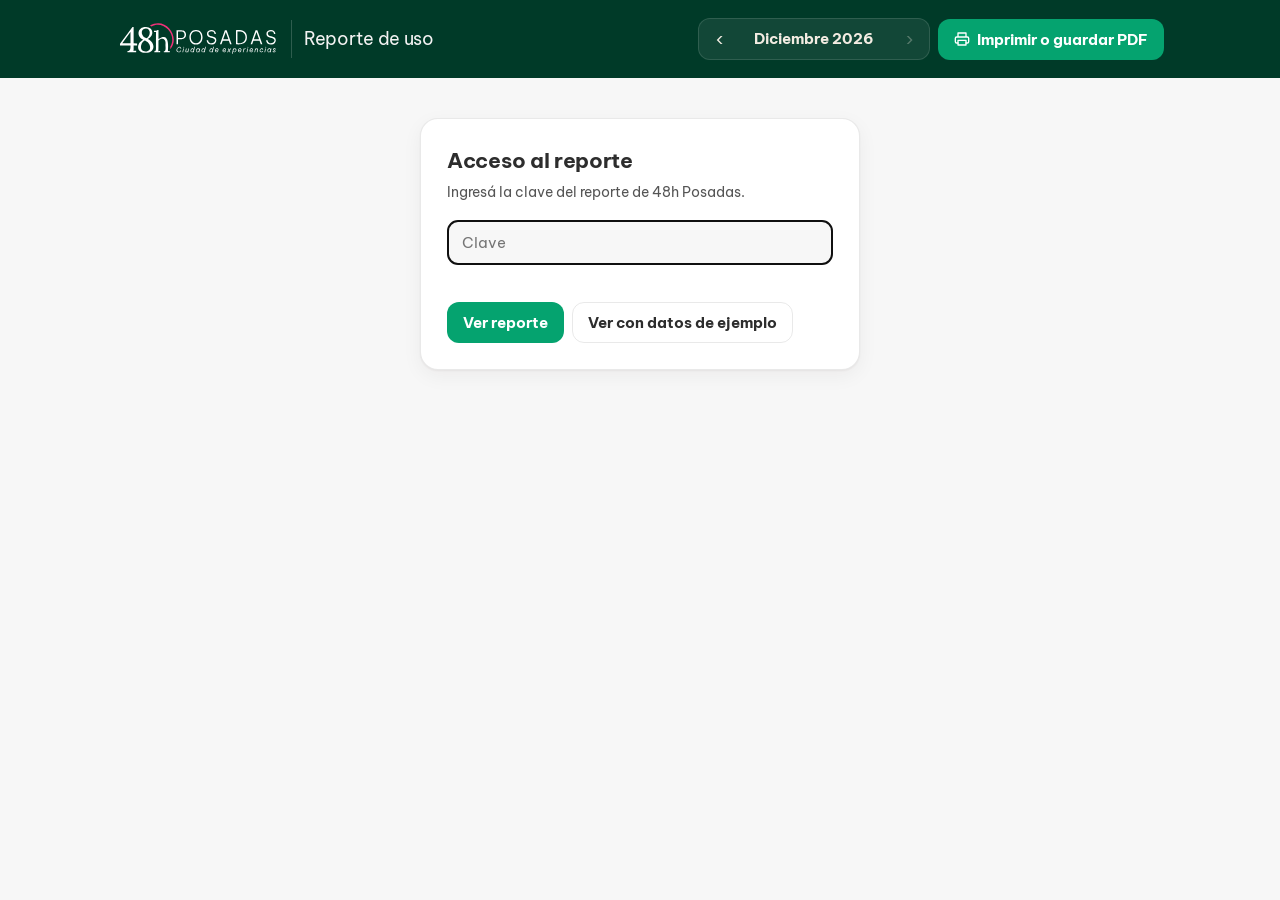
<file: reporte.html>
<!DOCTYPE html>
<html lang="es-AR">
<head>
<meta charset="UTF-8">
<meta name="viewport" content="width=device-width, initial-scale=1.0">
<meta name="robots" content="noindex">
<title>Reporte 48h Posadas</title>
<link rel="icon" href="marca/favicon.svg" type="image/svg+xml">
<link href="fuentes/fuentes.css" rel="stylesheet">
<style>
  /* Tokens con la identidad 48h Posadas (verde = serie principal, rosa de acento).
     Subas y bajas mantienen verde y rojo, validados para daltonismo. */
  :root {
    color-scheme: light;
    --page: #f7f7f7;
    --surface: #ffffff;
    --ink: #2d2d2d;
    --ink-2: #555555;
    --muted: #858585;
    --grid: #e6e6e6;
    --axis: #c4c4c4;
    --line: rgba(45,45,45,0.10);
    --serie: #038a5d;
    --serie-suave: rgba(5,163,111,0.12);
    --brand: #003a28;
    --brand-ink: #05a36f;
    --sube: #006300;
    --baja: #b42318;
    --aviso-bg: #fff4e0;
    --aviso-ink: #7a4a00;
    --sombra: 0 1px 2px rgba(30,23,18,0.05), 0 6px 20px rgba(30,23,18,0.05);
  }
  @media (prefers-color-scheme: dark) {
    :root:not([data-theme="light"]) {
      color-scheme: dark;
      --page: #06120e; --surface: #0f241c; --ink: #f2f2f2; --ink-2: #c4c4c4; --muted: #8f8f8f;
      --grid: #2a2a2a; --axis: #3a3a3a; --line: rgba(255,255,255,0.09);
      --serie: #05a36f; --serie-suave: rgba(5,163,111,0.18);
      --brand: #003a28; --brand-ink: #05a36f; --sube: #3fbf3f; --baja: #f08a80;
      --aviso-bg: #2a2416; --aviso-ink: #f0c779; --sombra: none;
    }
  }
  :root[data-theme="dark"] {
    color-scheme: dark;
    --page: #06120e; --surface: #0f241c; --ink: #f2f2f2; --ink-2: #c4c4c4; --muted: #8f8f8f;
    --grid: #2a2a2a; --axis: #3a3a3a; --line: rgba(255,255,255,0.09);
    --serie: #05a36f; --serie-suave: rgba(5,163,111,0.18);
    --brand: #003a28; --brand-ink: #05a36f; --sube: #3fbf3f; --baja: #f08a80;
    --aviso-bg: #2a2416; --aviso-ink: #f0c779; --sombra: none;
  }

  * { box-sizing: border-box; }
  html, body { margin: 0; }
  body { background: var(--page); color: var(--ink); font-family: 'Be Vietnam Pro', system-ui, sans-serif; font-size: 15px; line-height: 1.5; }
  button, input { font-family: inherit; font-size: inherit; }
  h1, h2 { font-family: 'Be Vietnam Pro', system-ui, sans-serif; letter-spacing: -0.3px; margin: 0; }

  .envoltura { max-width: 1080px; margin: 0 auto; padding: 0 16px 48px; }

  /* ---------- encabezado ---------- */
  .top { background: var(--brand); color: #f3ece2; }
  .top .envoltura { display: flex; flex-wrap: wrap; align-items: center; gap: 14px 20px; padding-top: 18px; padding-bottom: 18px; }
  .marca { display: flex; align-items: center; gap: 10px; margin-right: auto; }
  .marca .logo { width: 176px; height: auto; flex-shrink: 0; padding-right: 12px; margin-right: 2px; border-right: 1px solid rgba(255,255,255,0.18); }
  .marca h1 { font-size: 1.15rem; font-weight: 400; color: #f2f2f2; }
  .controles { display: flex; align-items: center; gap: 8px; flex-wrap: wrap; }
  .mes { display: flex; align-items: center; background: rgba(255,255,255,0.07); border: 1px solid rgba(255,255,255,0.12); border-radius: 12px; }
  .mes button { background: none; border: 0; color: #f3ece2; width: 40px; height: 40px; cursor: pointer; font-size: 1.1rem; border-radius: 12px; }
  .mes button:hover { background: rgba(255,255,255,0.08); }
  .mes button[disabled] { opacity: 0.3; cursor: default; }
  .mes span { min-width: 150px; text-align: center; font-weight: 700; }
  .btn { display: inline-flex; align-items: center; gap: 7px; border-radius: 12px; padding: 10px 15px; font-weight: 700; cursor: pointer; border: 1px solid transparent; }
  .btn-claro { background: var(--brand-ink); color: #ffffff; }
  .btn-borde { background: transparent; color: var(--ink); border-color: var(--line); }
  .btn svg { width: 16px; height: 16px; }

  /* ---------- avisos y acceso ---------- */
  .aviso { margin: 18px 0 0; padding: 12px 16px; border-radius: 12px; background: var(--aviso-bg); color: var(--aviso-ink); font-size: 0.88rem; font-weight: 600; }
  .acceso { max-width: 440px; margin: 40px auto; background: var(--surface); border: 1px solid var(--line); border-radius: 18px; padding: 26px; box-shadow: var(--sombra); }
  .acceso h2 { font-size: 1.3rem; margin-bottom: 6px; }
  .acceso p { color: var(--ink-2); margin: 0 0 16px; font-size: 0.9rem; }
  .acceso input { width: 100%; padding: 12px 14px; border-radius: 10px; border: 1px solid var(--axis); background: var(--page); color: var(--ink); margin-bottom: 12px; }
  .acceso .fila { display: flex; gap: 8px; flex-wrap: wrap; }
  .acceso .error { color: var(--baja); font-size: 0.85rem; font-weight: 600; min-height: 1.3em; margin-bottom: 8px; }

  /* ---------- números ---------- */
  .resumen { display: grid; grid-template-columns: minmax(0, 1.1fr) minmax(0, 2fr); gap: 14px; margin-top: 22px; }
  .tarjeta { background: var(--surface); border: 1px solid var(--line); border-radius: 16px; padding: 18px; box-shadow: var(--sombra); min-width: 0; }
  .hero .et { color: var(--ink-2); font-weight: 600; font-size: 0.9rem; }
  .hero .num { font-size: 3.4rem; font-weight: 800; line-height: 1.05; margin: 6px 0 6px; letter-spacing: -1px; }
  .hero .comp { font-size: 0.85rem; color: var(--ink-2); }
  .delta { font-weight: 700; }
  .delta.sube { color: var(--sube); }
  .delta.baja { color: var(--baja); }
  .tiles { display: grid; grid-template-columns: repeat(3, minmax(0, 1fr)); gap: 14px; }
  .tiles > .tile:last-child:nth-child(3n+1) { grid-column: 1 / -1; }
  .tile .et { color: var(--ink-2); font-size: 0.8rem; font-weight: 600; line-height: 1.3; }
  .tile .num { font-size: 1.65rem; font-weight: 800; margin-top: 4px; letter-spacing: -0.5px; }
  .tile .sub { color: var(--muted); font-size: 0.74rem; }

  /* ---------- gráficos ---------- */
  .grilla { display: grid; grid-template-columns: repeat(2, minmax(0, 1fr)); gap: 14px; margin-top: 14px; }
  .ancho { margin-top: 14px; }
  .chart h2 { font-size: 1.08rem; }
  .chart .bajada { color: var(--ink-2); font-size: 0.82rem; margin: 2px 0 12px; }
  .lienzo { position: relative; width: 100%; }
  .lienzo svg { display: block; width: 100%; overflow: visible; }
  .lienzo .vacio { color: var(--muted); font-size: 0.85rem; padding: 26px 0; text-align: center; }
  svg text { fill: var(--muted); font-size: 11px; font-family: 'Be Vietnam Pro', system-ui, sans-serif; font-variant-numeric: tabular-nums; }
  svg .et-barra { fill: var(--ink-2); font-size: 12px; font-variant-numeric: normal; }
  svg .valor { fill: var(--ink); font-size: 12px; font-weight: 700; }
  svg .grid { stroke: var(--grid); stroke-width: 1; }
  svg .base { stroke: var(--axis); stroke-width: 1; }
  /* la barra no captura el puntero: lo recibe la zona transparente, más grande */
  svg .marca-dato { fill: var(--serie); pointer-events: none; }
  svg .hit { fill: transparent; cursor: default; outline: none; }
  svg .hit:hover + .marca-dato, svg .hit:focus + .marca-dato,
  svg g.on .marca-dato { opacity: 0.75; }
  svg .hit:focus-visible { stroke: var(--ink); stroke-width: 1.5; }
  .tip { position: fixed; z-index: 10; pointer-events: none; background: var(--ink); color: var(--page); border-radius: 9px; padding: 7px 10px; font-size: 0.8rem; line-height: 1.35; box-shadow: 0 6px 20px rgba(0,0,0,0.25); opacity: 0; transition: opacity 0.12s; max-width: 240px; }
  .tip.on { opacity: 1; }
  .tip b { display: block; font-size: 0.95rem; }
  details.tabla { margin-top: 10px; font-size: 0.82rem; }
  details.tabla summary { cursor: pointer; color: var(--ink-2); font-weight: 600; }
  details.tabla table { width: 100%; border-collapse: collapse; margin-top: 8px; }
  details.tabla th, details.tabla td { text-align: left; padding: 5px 4px; border-bottom: 1px solid var(--grid); }
  details.tabla td.n, details.tabla th.n { text-align: right; font-variant-numeric: tabular-nums; }

  /* ---------- personas que ingresaron ---------- */
  .vis-tiles { grid-template-columns: repeat(3, minmax(0, 1fr)); margin: 4px 0 16px; }
  .vis-tiles .tile { padding: 12px 14px; box-shadow: none; }
  .vis-grilla { display: grid; grid-template-columns: minmax(0, 1fr) minmax(0, 1.5fr); gap: 18px; align-items: start; }
  .vis-grilla h3 { font-size: 0.9rem; margin: 0 0 8px; color: var(--ink-2); }
  .tabla-vis { max-height: 440px; overflow: auto; border: 1px solid var(--line); border-radius: 12px; font-size: 0.8rem; }
  .tabla-vis table { width: 100%; border-collapse: collapse; }
  .tabla-vis th { position: sticky; top: 0; background: var(--surface); text-align: left; padding: 8px 10px; border-bottom: 1px solid var(--axis); font-weight: 700; white-space: nowrap; }
  .tabla-vis td { padding: 7px 10px; border-bottom: 1px solid var(--grid); vertical-align: top; }
  .tabla-vis td.fecha { white-space: nowrap; font-variant-numeric: tabular-nums; }
  .tabla-vis td.email { word-break: break-all; }
  .tabla-vis .vacio { padding: 22px; text-align: center; color: var(--muted); }
  .vis-acciones { display: flex; justify-content: flex-end; margin-top: 10px; }
  @media (max-width: 860px) { .vis-grilla { grid-template-columns: 1fr; } }
  @media (max-width: 520px) { .vis-tiles { grid-template-columns: repeat(3, minmax(0, 1fr)); gap: 8px; } .vis-tiles .tile .num { font-size: 1.3rem; } }
  @media print { .vis-acciones { display: none !important; } .tabla-vis { max-height: none; overflow: visible; } }

  .pie { margin-top: 26px; color: var(--ink-2); font-size: 0.8rem; line-height: 1.6; }
  .pie b { color: var(--ink); }
  .cargando { opacity: 0.45; transition: opacity 0.2s; }

  @media (max-width: 860px) {
    .resumen { grid-template-columns: 1fr; }
    .grilla { grid-template-columns: 1fr; }
  }
  @media (max-width: 520px) {
    .tiles { grid-template-columns: repeat(2, minmax(0, 1fr)); }
    .tiles > .tile:last-child:nth-child(3n+1) { grid-column: auto; }
    .tiles > .tile:last-child:nth-child(2n+1) { grid-column: 1 / -1; }
    .hero .num { font-size: 2.8rem; }
    .mes span { min-width: 120px; }
    .marca h1 { font-size: 1rem; }
    .marca .logo { width: 140px; }
  }

  /* Impresión / PDF: siempre en claro, sin controles */
  @page { size: A4; margin: 12mm; }
  @media print {
    :root, :root[data-theme="dark"] {
      color-scheme: light; --page: #fff; --surface: #fff; --ink: #2d2d2d; --ink-2: #555555; --muted: #7a7a7a;
      --grid: #e7e2da; --axis: #c3c2b7; --line: rgba(30,23,18,0.14); --serie: #038a5d; --sombra: none;
      --sube: #006300; --baja: #b42318; --aviso-bg: #fff4e0; --aviso-ink: #7a4a00;
    }
    body { font-size: 12px; -webkit-print-color-adjust: exact; print-color-adjust: exact; }
    .top { background: #003a28 !important; }
    .controles, details.tabla, .tip { display: none !important; }
    .tarjeta { break-inside: avoid; box-shadow: none; }
    .resumen { grid-template-columns: minmax(0, 1fr) minmax(0, 2fr); }
    .grilla { grid-template-columns: repeat(2, minmax(0, 1fr)); }
  }
</style>
</head>
<body>

<header class="top">
  <div class="envoltura">
    <div class="marca">
      <img class="logo" src="marca/logo-48h.svg" width="176" height="40" alt="48h Posadas">
      <div><h1>Reporte de uso</h1></div>
    </div>
    <div class="controles">
      <div class="mes" role="group" aria-label="Mes del reporte">
        <button id="mes-ant" aria-label="Mes anterior">‹</button>
        <span id="mes-txt" aria-live="polite"></span>
        <button id="mes-sig" aria-label="Mes siguiente">›</button>
      </div>
      <button class="btn btn-claro" onclick="window.print()">
        <svg viewBox="0 0 24 24" fill="none" stroke="currentColor" stroke-width="2" stroke-linecap="round" stroke-linejoin="round" aria-hidden="true"><path d="M6 9V3h12v6M6 18H4a2 2 0 0 1-2-2v-5a2 2 0 0 1 2-2h16a2 2 0 0 1 2 2v5a2 2 0 0 1-2 2h-2"/><path d="M6 14h12v7H6z"/></svg>
        Imprimir o guardar PDF
      </button>
    </div>
  </div>
</header>

<div class="envoltura">
  <div class="aviso" id="aviso-demo" hidden>
    Datos de ejemplo. Así se ve el reporte cuando la app esté publicada y registrando uso real; estos números no son reales.
  </div>
  <div class="aviso" id="aviso-curso" hidden></div>

  <section class="acceso" id="acceso" hidden>
    <h2>Acceso al reporte</h2>
    <p>Ingresá la clave del reporte de 48h Posadas.</p>
    <form id="form-clave">
      <label for="clave" style="position:absolute;left:-9999px">Clave</label>
      <input type="password" id="clave" autocomplete="current-password" placeholder="Clave" required>
      <div class="error" id="clave-error" role="alert"></div>
      <div class="fila">
        <button class="btn btn-claro" type="submit">Ver reporte</button>
        <button class="btn btn-borde" type="button" id="ver-demo">Ver con datos de ejemplo</button>
      </div>
    </form>
  </section>

  <main id="reporte" hidden>
    <div class="resumen">
      <div class="tarjeta hero">
        <div class="et">Visitas en el mes</div>
        <div class="num" id="hero-num">—</div>
        <div class="comp" id="hero-comp"></div>
      </div>
      <div class="tiles" id="tiles"></div>
    </div>

    <section class="tarjeta chart ancho">
      <h2>Visitas por día</h2>
      <p class="bajada">Cada visita es una persona que abrió la app (se cuenta una vez por sesión).</p>
      <div class="lienzo" id="g-dias"></div>
      <details class="tabla"><summary>Ver tabla</summary><div id="t-dias"></div></details>
    </section>

    <div class="grilla">
      <section class="tarjeta chart">
        <h2>Lo más visto</h2>
        <p class="bajada">Veces que se abrió la ficha de cada lugar o actividad.</p>
        <div class="lienzo" id="g-lugares"></div>
        <details class="tabla"><summary>Ver tabla</summary><div id="t-lugares"></div></details>
      </section>
      <section class="tarjeta chart">
        <h2>Inscripciones por actividad</h2>
        <p class="bajada">Personas inscriptas desde la app en paseos con cupo.</p>
        <div class="lienzo" id="g-actividades"></div>
        <details class="tabla"><summary>Ver tabla</summary><div id="t-actividades"></div></details>
      </section>
      <section class="tarjeta chart">
        <h2>¿A qué hora la usan?</h2>
        <p class="bajada">Visitas según la hora de Posadas.</p>
        <div class="lienzo" id="g-horas"></div>
        <details class="tabla"><summary>Ver tabla</summary><div id="t-horas"></div></details>
      </section>
      <section class="tarjeta chart">
        <h2>¿Por dónde llegan?</h2>
        <p class="bajada">Carteles con código QR y enlaces con origen marcado.</p>
        <div class="lienzo" id="g-origenes"></div>
        <details class="tabla"><summary>Ver tabla</summary><div id="t-origenes"></div></details>
      </section>
    </div>

    <section class="tarjeta chart ancho" id="sec-visitantes">
      <h2>Personas que ingresaron</h2>
      <p class="bajada">Quienes dejaron su nombre y email al entrar a la web y aceptaron la política de privacidad. El ingreso es opcional: el resto de las visitas siguen siendo anónimas.</p>
      <div class="tiles vis-tiles" id="vis-tiles"></div>
      <div class="vis-grilla">
        <div>
          <h3>Qué les interesa</h3>
          <div class="lienzo" id="g-intereses"></div>
        </div>
        <div>
          <h3>Lista (los más recientes primero)</h3>
          <div class="tabla-vis" id="t-visitantes"></div>
          <div class="vis-acciones"><button class="btn btn-borde" type="button" id="vis-csv">Descargar lista (CSV)</button></div>
        </div>
      </div>
    </section>

    <p class="pie">
      <b>Datos personales.</b> La lista de personas que ingresaron tiene nombres y emails: usarla solo para lo que dice la política de privacidad (saber quién visita la web y qué le interesa), no compartirla y no usarla para mandar publicidad. Si alguien pide ver o borrar sus datos, se hace desde el SQL Editor de Supabase (ver <code>temporada.sql</code>, parte 6).
    </p>
    <p class="pie">
      <b>Cómo se mide.</b> La app registra eventos sin cookies ni IP ni ubicación. Son anónimos, salvo los de quienes ingresaron con nombre y email.
      Las inscripciones se cuentan cuando la base confirma el lugar; si después alguien cancela, sigue contando acá.
      Para medir carteles, el código QR de cada uno lleva su propio origen (por ejemplo <code>?src=qr-costanera</code>).
      Los días y horarios son de Posadas.
    </p>
  </main>
</div>

<div class="tip" id="tip" role="tooltip"></div>

<script>
/* ===================================================================
   CONFIGURACION — los mismos datos de Supabase que usa index.html
   =================================================================== */
const CONFIG = {
  supabase: {
    url:     'https://vqkjldyqgitzrhksiofd.supabase.co',
    anonKey: 'sb_publishable_ZEaBonm4MGXbL1O4gjckUQ_A1MBjWX0'
  },
  tz: 'America/Argentina/Buenos_Aires',
  // Primer mes con datos: no se puede ir más atrás
  desde: '2026-10'
};

// Nombres de respaldo, por si no se puede leer la tabla de lugares
const NOMBRES = {
  catamaran:'Atardecer en Catamarán', costanera:'Mates en la Costanera', holy:'Noche en Holy Cervecería',
  casco:'Paseo: Casco Histórico', jardin:'Paseo: Jardín Botánico', murales:'Murales en Bici + Luna Llena',
  cementerio:'Cementerio Nocturno', bajada:'Paseo: Bajada Vieja', parque:'Paseo: Parque Paraguayo',
  catedral:'Catedral San José', brete:'Playa El Brete', mirador:'Vista al Puente San Roque',
  feria:'Feria Franca y La Placita', conocimiento:'Noche en el Parque del Conocimiento'
};

const MESES = ['enero','febrero','marzo','abril','mayo','junio','julio','agosto','septiembre','octubre','noviembre','diciembre'];
const DIAS = ['dom','lun','mar','mié','jue','vie','sáb'];
const num = n => Number(n || 0).toLocaleString('es-AR');
const pct = (a, b) => b ? Math.round(a / b * 100) + '%' : '—';
const almacen = {
  leer(k){ try { return sessionStorage.getItem(k); } catch(e){ return null; } },
  escribir(k, v){ try { sessionStorage.setItem(k, v); } catch(e){} }
};

/* ---------- fecha de Posadas y mes elegido ---------- */
function hoyPosadas(){
  const p = {};
  new Intl.DateTimeFormat('en-CA', { timeZone: CONFIG.tz, year:'numeric', month:'2-digit', day:'2-digit' })
    .formatToParts(new Date()).forEach(x => p[x.type] = x.value);
  return p.year + '-' + p.month + '-' + p.day;
}
const HOY = hoyPosadas();
const MES_ACTUAL = HOY.slice(0, 7);

const qs = new URLSearchParams(location.search);
let MES = /^\d{4}-\d{2}$/.test(qs.get('mes') || '') ? qs.get('mes') : MES_ACTUAL;
if(MES > MES_ACTUAL) MES = MES_ACTUAL;
let DEMO = qs.get('demo') === '1';

// La clave puede venir en el enlace, después de "#" (reporte.html#clave=...):
// lo que va después de "#" no viaja al servidor ni queda en sus registros.
// Se guarda para la sesión y se saca de la barra de direcciones.
// "?clave=" ya no se acepta: esa forma sí quedaba en los registros de Vercel.
{
  const h = new URLSearchParams(location.hash.slice(1));
  if(h.get('clave')){ almacen.escribir('pv-reporte-clave', h.get('clave')); history.replaceState({}, '', location.pathname + location.search); }
  if(qs.get('clave')) qs.delete('clave');
  // enlace con clave pegado en una pestaña que ya tenía el reporte abierto
  addEventListener('hashchange', () => { if(/clave=/.test(location.hash)) location.reload(); });
}
function actualizarURL(){
  qs.set('mes', MES);
  if(DEMO) qs.set('demo', '1'); else qs.delete('demo');
  history.replaceState({}, '', location.pathname + '?' + qs.toString());
}

function sumarMes(m, n){
  const [y, mm] = m.split('-').map(Number);
  const d = new Date(Date.UTC(y, mm - 1 + n, 1));
  return d.getUTCFullYear() + '-' + String(d.getUTCMonth() + 1).padStart(2, '0');
}
function rangoMes(m){
  const [y, mm] = m.split('-').map(Number);
  const fin = new Date(Date.UTC(y, mm, 0)).getUTCDate();
  return { desde: m + '-01', hasta: m + '-' + String(fin).padStart(2, '0') };
}
const nombreMes = m => { const [y, mm] = m.split('-').map(Number); return MESES[mm - 1].replace(/^./, c => c.toUpperCase()) + ' ' + y; };
const diaDe = iso => new Date(iso + 'T12:00:00Z');

/* ---------- datos ---------- */
async function rpc(fn, body){
  const r = await fetch(CONFIG.supabase.url + '/rest/v1/rpc/' + fn, {
    method: 'POST',
    headers: { 'Content-Type':'application/json', 'apikey': CONFIG.supabase.anonKey, 'Authorization':'Bearer ' + CONFIG.supabase.anonKey },
    body: JSON.stringify(body)
  });
  if(!r.ok){ const e = new Error('HTTP ' + r.status); e.status = r.status; throw e; }
  return r.json();
}

let nombresCargados = false;
async function cargarNombres(){
  if(nombresCargados || DEMO) return;
  try {
    const r = await fetch(CONFIG.supabase.url + '/rest/v1/lugares?select=id,nombre', {
      headers: { 'apikey': CONFIG.supabase.anonKey, 'Authorization':'Bearer ' + CONFIG.supabase.anonKey } });
    if(r.ok) (await r.json()).forEach(l => { if(l && l.id) NOMBRES[l.id] = l.nombre; });
    nombresCargados = true;
  } catch(e){}
}
const nombreLugar = id => (typeof nombreLugarConAgenda === 'function' ? nombreLugarConAgenda(id) : (NOMBRES[id] || id));

// Categoría principal de cada lugar (de catalogo.json, el mismo que usa la app)
const CATEGORIA = { casco:'paseos', jardin:'paseos', bajada:'paseos', parque:'paseos', murales:'paseos', cementerio:'paseos',
  catamaran:'nautico', costanera:'naturaleza', brete:'naturaleza', mirador:'naturaleza', holy:'nocturna',
  catedral:'cultura', feria:'gastronomia', conocimiento:'cultura' };
const NOMBRE_CAT = { cultura:'Cultura', naturaleza:'Naturaleza', paseos:'Paseos guiados', nautico:'Náutico',
  gastronomia:'Gastronomía', nocturna:'Vida nocturna', ninos:'Niños', excursiones:'Excursiones' };
let catalogoCargado = false;
async function cargarCatalogo(){
  if(catalogoCargado) return;
  catalogoCargado = true;
  const sumar = lista => (Array.isArray(lista) ? lista : []).forEach(l => {
    if(!l || typeof l.id !== 'string') return;
    if(typeof l.name === 'string' && !NOMBRES[l.id]) NOMBRES[l.id] = l.name;
    if(Array.isArray(l.cats) && NOMBRE_CAT[l.cats[0]] && !CATEGORIA[l.id]) CATEGORIA[l.id] = l.cats[0];
  });
  // 1. lo publicado desde el panel (incluye la carga rápida); 2. catalogo.json, para lo que falte
  if(!DEMO){
    try { const r = await rpc('catalogo_actual', { p_version: null }); if(r && r.datos) sumar(r.datos.lugares); } catch(e){}
  }
  try {
    const r = await fetch('catalogo.json', { cache: 'no-cache' });
    if(r.ok){ const d = await r.json(); sumar(Array.isArray(d) ? d : d.lugares); }
  } catch(e){}
  // 3. los eventos de la Agenda Ciudad (WordPress de Turismo): llegan como "wp-<número>"
  if(!DEMO){
    try {
      const r = await rpc('agenda_externa', {});
      (r && Array.isArray(r.eventos) ? r.eventos : []).forEach(e => {
        if(!e || !Number.isInteger(e.id)) return;
        const t = new DOMParser().parseFromString(String(e.titulo || ''), 'text/html').body.textContent.trim();
        if(t && !NOMBRES['wp-' + e.id]) NOMBRES['wp-' + e.id] = t.slice(0, 140);
        if(!CATEGORIA['wp-' + e.id]) CATEGORIA['wp-' + e.id] = 'cultura';
      });
    } catch(e){}
  }
}
// Un evento de la Agenda Ciudad que ya no está en la copia (pasó hace más de un día)
const nombreLugarConAgenda = id => NOMBRES[id] || (/^wp-\d+$/.test(id) ? 'Evento de la Agenda Ciudad (#' + id.slice(3) + ')' : id);
function nombreOrigen(o){
  if(!o) return 'Directo o enlace compartido';
  if(o.startsWith('qr-')) return 'Cartel QR · ' + o.slice(3).replace(/[-_]/g, ' ').replace(/^./, c => c.toUpperCase());
  return o.replace(/[-_]/g, ' ').replace(/^./, c => c.toUpperCase());
}

/* ---------- datos de ejemplo ----------
   Siempre los mismos para un mismo mes (generador con semilla), con la
   forma exacta que devuelve estadisticas_resumen. */
function azar(semilla){
  let a = semilla >>> 0;
  return () => { a |= 0; a = a + 0x6D2B79F5 | 0; let t = Math.imul(a ^ a >>> 15, 1 | a);
    t = t + Math.imul(t ^ t >>> 7, 61 | t) ^ t; return ((t ^ t >>> 14) >>> 0) / 4294967296; };
}
const TEMPORADA = [2.2, 1.7, 1.0, 0.9, 0.8, 0.7, 1.5, 0.8, 0.9, 1.0, 1.2, 1.6];  // ene..dic

function totalDemo(m){
  const r = azar(Number(m.replace('-', '')) * 7);
  const { desde, hasta } = rangoMes(m);
  const mesIdx = Number(m.slice(5)) - 1;
  let total = 0; const dias = [];
  for(let d = diaDe(desde); d <= diaDe(hasta); d = new Date(d.getTime() + 86400000)){
    const iso = d.toISOString().slice(0, 10);
    const finde = [0, 6].includes(d.getUTCDay());
    const v = Math.round((38 + r() * 26) * TEMPORADA[mesIdx] * (finde ? 1.75 : 1));
    dias.push({ dia: iso, visitas: v }); total += v;
  }
  return { dias, total, r };
}

function generarDemo(m){
  const { dias, total, r } = totalDemo(m);
  const ant = totalDemo(sumarMes(m, -1));
  const reparto = (n, pesos) => { const s = pesos.reduce((a, b) => a + b, 0); return pesos.map(p => Math.round(n * p / s)); };

  const lugaresIds = ['catamaran','costanera','casco','brete','catedral','bajada','holy','jardin','mirador','feria','parque','conocimiento'];
  const pesosL = [22, 18, 15, 13, 10, 9, 8, 7, 6, 5, 4, 3].map(p => p * (0.85 + r() * 0.3));
  const vistas = Math.round(total * 2.6);
  const vL = reparto(vistas, pesosL);
  const lugares = lugaresIds.map((id, i) => ({ lugar: id, vistas: vL[i], como_llegar: Math.round(vL[i] * (0.18 + r() * 0.14)) }))
    .sort((a, b) => b.vistas - a.vistas);

  const actIds = ['casco','jardin','bajada','parque'];
  const actividades = actIds.map(id => {
    const ins = Math.round(total * (0.012 + r() * 0.02));
    return { lugar: id, inscripciones: ins, personas: Math.round(ins * (1.9 + r() * 0.8)), lista_espera: Math.round(ins * r() * 0.25) };
  }).sort((a, b) => b.personas - a.personas);

  const pesosH = [1,0.5,0.3,0.2,0.2,0.4,1,2,3.5,5,6.5,7,6,5,4.5,5,6,7.5,8.5,8,6.5,4.5,3,1.8];
  const por_hora = reparto(total, pesosH).map((v, h) => ({ hora: h, visitas: v }));

  const oIds = [null, 'qr-costanera', 'instagram', 'qr-terminal', 'qr-catedral', 'qr-aeropuerto', 'qr-hoteles'];
  const oV = reparto(total, [52, 14, 9, 8, 7, 5, 5].map(p => p * (0.85 + r() * 0.3)));
  const origenes = oIds.map((o, i) => ({ origen: o, visitas: oV[i] })).sort((a, b) => b.visitas - a.visitas);

  const personas = actividades.reduce((a, x) => a + x.personas, 0);
  return {
    ok: true, desde: rangoMes(m).desde, hasta: rangoMes(m).hasta,
    totales: {
      visitas: total, visitas_pt: Math.round(total * (0.1 + r() * 0.08)), visitas_app: Math.round(total * 0.09),
      vistas, inscripciones: actividades.reduce((a, x) => a + x.inscripciones, 0), personas,
      lista_espera: actividades.reduce((a, x) => a + x.lista_espera, 0), cancelaciones: Math.round(personas * 0.04),
      whatsapp: Math.round(total * 0.07), como_llegar: lugares.reduce((a, x) => a + x.como_llegar, 0),
      compartidos: Math.round(total * 0.05), guardados: Math.round(total * 0.11),
      calendario: Math.round(personas * 0.3), instaladas: Math.round(total * 0.03), videos: Math.round(vistas * 0.12)
    },
    anterior: { visitas: ant.total, personas: Math.round(personas * ant.total / total * (0.9 + r() * 0.2)) },
    por_dia: dias, por_hora, lugares, actividades, origenes,
    asistente: (c => ({ consultas: c, respondidas: Math.round(c * 0.96) }))(Math.round(total * 0.04)),
    ...demoVisitantes(m, total, r, lugaresIds)
  };
}

function demoVisitantes(m, total, r, ids){
  const nombres = ['Lucía Benítez','Martín Ojeda','Carla Sosa','Joaquim Pereira','Sofía Acosta','Diego Fernández','Ana Kowalski',
    'Pablo Duarte','Mariana Silva','Tomás Rojas','Valentina Morel','Rafael Souza','Julieta Gómez','Nicolás Vera','Camila Ferreira'];
  const n = Math.round(total * (0.16 + r() * 0.06));
  const { desde } = rangoMes(m);
  const lista = Array.from({ length: Math.min(n, 15) }, (_, i) => {
    const nom = nombres[i % nombres.length];
    const pt = /Joaquim|Rafael|Mariana Silva|Camila Ferreira/.test(nom);
    const dia = String(1 + Math.floor(r() * 27)).padStart(2, '0');
    const usuario = nom.toLowerCase().normalize('NFD').replace(/[\u0300-\u036f]/g, '').replace(' ', '.');
    return { nombre: nom, email: usuario + '@ejemplo.com', idioma: pt ? 'pt' : 'es',
      creado: desde.slice(0, 8) + dia + 'T1' + (i % 10) + ':00:00-03:00', ultimo: desde.slice(0, 8) + dia + 'T2' + (i % 4) + ':00:00-03:00',
      intereses: [ids[Math.floor(r() * 6)], ids[6 + Math.floor(r() * 6)]] };
  }).sort((a, b) => b.ultimo.localeCompare(a.ultimo));
  const visitantes_lugares = ids.map((id, i) => ({ lugar: id, n: Math.round(n * (2.4 - i * 0.17) * (0.8 + r() * 0.4)) }))
    .sort((a, b) => b.n - a.n);
  return { visitantes: { nuevos: n, activos: Math.round(n * 1.3), total: Math.round(n * 2.1) }, visitantes_lista: lista, visitantes_lugares };
}

/* ---------- tooltip compartido ---------- */
const tip = document.getElementById('tip');
function mostrarTip(ev, titulo, valor){
  tip.textContent = '';
  const b = document.createElement('b'); b.textContent = valor;
  tip.appendChild(b); tip.appendChild(document.createTextNode(titulo));
  tip.classList.add('on');
  const r = ev.target.getBoundingClientRect();
  const x = ev.clientX || (r.left + r.width / 2), y = ev.clientY || r.top;
  const w = tip.offsetWidth, h = tip.offsetHeight;
  tip.style.left = Math.max(8, Math.min(window.innerWidth - w - 8, x - w / 2)) + 'px';
  tip.style.top = Math.max(8, y - h - 12) + 'px';
}
const ocultarTip = () => tip.classList.remove('on');

/* ---------- SVG ---------- */
const NS = 'http://www.w3.org/2000/svg';
function el(tag, attrs, padre){
  const e = document.createElementNS(NS, tag);
  for(const k in attrs) e.setAttribute(k, attrs[k]);
  if(padre) padre.appendChild(e);
  return e;
}
function texto(padre, x, y, s, attrs){
  const t = el('text', Object.assign({ x, y }, attrs || {}), padre);
  t.textContent = s;
  return t;
}
function topeLindo(max){
  if(max <= 4) return 4;   // con pocos datos, marcas enteras (0, 1, 2, 3, 4)
  const p = Math.pow(10, Math.floor(Math.log10(max)));
  for(const m of [1, 2, 2.5, 5, 10]) if(m * p >= max) return m * p;
  return 10 * p;
}
const compacto = n => n >= 1000 ? (n / 1000).toLocaleString('es-AR', { maximumFractionDigits: 1 }) + ' mil' : String(n);

// Barra con extremo de datos redondeado (4px) y base recta
function rutaColumna(x, y, w, h){
  const r = Math.min(4, w / 2, h);
  return `M${x},${y + h} V${y + r} Q${x},${y} ${x + r},${y} H${x + w - r} Q${x + w},${y} ${x + w},${y + r} V${y + h} Z`;
}
function rutaBarra(x, y, w, h){
  const r = Math.min(4, h / 2, w);
  return `M${x},${y} H${x + w - r} Q${x + w},${y} ${x + w},${y + r} V${y + h - r} Q${x + w},${y + h} ${x + w - r},${y + h} H${x} Z`;
}

// Columnas verticales (días, horas)
function columnas(cont, datos, o){
  cont.textContent = '';
  if(!datos.length || datos.every(d => !d.valor)){ const v = document.createElement('div'); v.className = 'vacio'; v.textContent = 'Todavía no hay datos para este período.'; cont.appendChild(v); return; }
  const W = cont.clientWidth || 600, H = o.alto || 220, izq = 34, der = 6, arr = 18, abj = 24;
  const svg = el('svg', { viewBox: `0 0 ${W} ${H}`, role: 'img', 'aria-label': o.aria }, cont);
  const max = topeLindo(Math.max(...datos.map(d => d.valor)));
  const ancho = (W - izq - der) / datos.length;
  const barra = Math.min(24, Math.max(3, ancho - 2));
  const y = v => arr + (H - arr - abj) * (1 - v / max);
  for(let i = 0; i <= 4; i++){
    const v = max * i / 4, yy = y(v);
    if(i > 0) el('line', { x1: izq, x2: W - der, y1: yy, y2: yy, class: 'grid' }, svg);
    texto(svg, izq - 6, yy + 4, compacto(v), { 'text-anchor': 'end' });
  }
  el('line', { x1: izq, x2: W - der, y1: H - abj, y2: H - abj, class: 'base' }, svg);
  let iMax = 0; datos.forEach((d, i) => { if(d.valor > datos[iMax].valor) iMax = i; });
  datos.forEach((d, i) => {
    const cx = izq + ancho * i + ancho / 2;
    const g = el('g', {}, svg);
    const hit = el('rect', { x: izq + ancho * i, y: arr, width: ancho, height: H - arr - abj, class: 'hit', tabindex: '0', role: 'img', 'aria-label': d.titulo + ': ' + d.valorTxt }, g);
    if(d.valor > 0) el('path', { d: rutaColumna(cx - barra / 2, y(d.valor), barra, H - abj - y(d.valor)), class: 'marca-dato' }, g);
    const mostrar = ev => { g.classList.add('on'); mostrarTip(ev, d.titulo, d.valorTxt); };
    hit.addEventListener('pointermove', mostrar); hit.addEventListener('focus', mostrar);
    hit.addEventListener('pointerleave', () => { g.classList.remove('on'); ocultarTip(); });
    hit.addEventListener('blur', () => { g.classList.remove('on'); ocultarTip(); });
    if(o.etiquetaX(d, i)) texto(svg, cx, H - 7, o.etiquetaX(d, i), { 'text-anchor': 'middle' });
  });
  // Etiqueta directa solo en el máximo
  const d = datos[iMax], cx = izq + ancho * iMax + ancho / 2;
  const t = texto(svg, cx, y(d.valor) - 6, d.valorCorto || d.valorTxt, { class: 'valor', 'text-anchor': cx > W - 60 ? 'end' : cx < izq + 40 ? 'start' : 'middle' });
}

// Barras horizontales (rankings)
function barras(cont, datos, o){
  cont.textContent = '';
  if(!datos.length){ const v = document.createElement('div'); v.className = 'vacio'; v.textContent = o.vacio || 'Todavía no hay datos para este período.'; cont.appendChild(v); return; }
  const W = cont.clientWidth || 500, fila = 30, barra = 14, H = datos.length * fila + 4;
  const anchoEt = Math.min(190, Math.round(W * 0.42)), der = 46;
  const svg = el('svg', { viewBox: `0 0 ${W} ${H}`, role: 'img', 'aria-label': o.aria }, cont);
  const max = Math.max(...datos.map(d => d.valor)) || 1;
  const x0 = anchoEt + 8, largo = W - x0 - der;
  el('line', { x1: x0, x2: x0, y1: 0, y2: H, class: 'base' }, svg);
  datos.forEach((d, i) => {
    const yc = i * fila + fila / 2;
    const g = el('g', {}, svg);
    // etiqueta recortada a mano, nunca encima de la barra
    let et = d.etiqueta; const maxCar = Math.floor(anchoEt / 6.6);
    if(et.length > maxCar) et = et.slice(0, maxCar - 1) + '…';
    const te = texto(svg, anchoEt, yc + 4, et, { class: 'et-barra', 'text-anchor': 'end' });
    if(et !== d.etiqueta){ const tt = el('title', {}, te); tt.textContent = d.etiqueta; }
    const w = Math.max(d.valor > 0 ? 2 : 0, largo * d.valor / max);
    const hit = el('rect', { x: 0, y: i * fila, width: W, height: fila, class: 'hit', tabindex: '0', role: 'img', 'aria-label': d.etiqueta + ': ' + d.valorTxt }, g);
    if(w > 0) el('path', { d: rutaBarra(x0, yc - barra / 2, w, barra), class: 'marca-dato' }, g);
    texto(svg, x0 + w + 6, yc + 4, num(d.valor), { class: 'valor' });
    const mostrar = ev => { g.classList.add('on'); mostrarTip(ev, d.etiqueta, d.valorTxt); };
    hit.addEventListener('pointermove', mostrar); hit.addEventListener('focus', mostrar);
    hit.addEventListener('pointerleave', () => { g.classList.remove('on'); ocultarTip(); });
    hit.addEventListener('blur', () => { g.classList.remove('on'); ocultarTip(); });
  });
}

function tabla(cont, cols, filas){
  cont.textContent = '';
  const t = document.createElement('table');
  const tr = t.createTHead().insertRow();
  cols.forEach(c => { const th = document.createElement('th'); th.textContent = c.t; if(c.n) th.className = 'n'; tr.appendChild(th); });
  const tb = t.createTBody();
  filas.forEach(f => { const r = tb.insertRow(); f.forEach((v, i) => { const td = r.insertCell(); td.textContent = v; if(cols[i].n) td.className = 'n'; }); });
  cont.appendChild(t);
}

/* ---------- pintar ---------- */
let DATOS = null;

function pintar(){
  const d = DATOS;
  if(!d) return;
  const T = d.totales, A = d.anterior || {};
  const enCurso = MES === MES_ACTUAL;
  const dias = enCurso ? d.por_dia.filter(x => x.dia <= HOY) : d.por_dia;

  const curso = document.getElementById('aviso-curso');
  curso.hidden = !enCurso;
  if(enCurso) curso.textContent = 'Mes en curso: datos hasta hoy, ' + Number(HOY.slice(8)) + ' de ' + MESES[Number(HOY.slice(5, 7)) - 1] + '. La comparación con el mes anterior se completa a fin de mes.';

  document.getElementById('hero-num').textContent = num(T.visitas);
  const comp = document.getElementById('hero-comp');
  comp.textContent = '';
  if(A.visitas && !enCurso){
    const dif = Math.round((T.visitas - A.visitas) / A.visitas * 100);
    const s = document.createElement('span');
    s.className = 'delta ' + (dif >= 0 ? 'sube' : 'baja');
    s.textContent = (dif >= 0 ? '▲ +' : '▼ ') + dif + '%';
    comp.appendChild(s);
    comp.appendChild(document.createTextNode(' frente a ' + MESES[Number(sumarMes(MES, -1).slice(5)) - 1] + ' (' + num(A.visitas) + ')'));
  } else if(T.visitas){
    comp.textContent = 'Promedio: ' + num(Math.round(T.visitas / Math.max(1, dias.length))) + ' por día';
  }

  const tiles = [
    ['Personas inscriptas', num(T.personas), num(T.inscripciones) + ' inscripciones'],
    ['Fichas de lugares vistas', num(T.vistas), [T.visitas ? (T.vistas / T.visitas).toLocaleString('es-AR', { maximumFractionDigits: 1 }) + ' por visita' : '',
                                               T.videos ? num(T.videos) + (T.videos === 1 ? ' video visto' : ' videos vistos') : ''].filter(Boolean).join(' · ')],
    ['Pedidos de "Cómo llegar"', num(T.como_llegar), ''],
    ['Consultas por WhatsApp', num(T.whatsapp), ''],
    ['Visitas en portugués', pct(T.visitas_pt, T.visitas), num(T.visitas_pt) + ' visitas'],
    ['En lista de espera', num(T.lista_espera), 'cuando un paseo se llenó']
  ];
  // Asistente con IA: aparece solo si ya se usó en el período
  const IA = d.asistente || {};
  if(IA.consultas > 0){
    const cache = Math.max(0, IA.consultas - (IA.respondidas || 0));
    tiles.push(['Preguntas a Turi (asistente)', num(IA.consultas),
      num(IA.respondidas || 0) + ' respondidas por la IA' + (cache ? ' · ' + num(cache) + ' que la IA no pudo contestar' : '')]);
  }
  const cont = document.getElementById('tiles');
  cont.textContent = '';
  tiles.forEach(([et, v, sub]) => {
    const t = document.createElement('div'); t.className = 'tarjeta tile';
    [['et', et], ['num', v], ['sub', sub]].forEach(([c, s]) => { const e = document.createElement('div'); e.className = c; e.textContent = s; t.appendChild(e); });
    cont.appendChild(t);
  });

  // Visitas por día
  const datosDias = dias.map(x => { const f = diaDe(x.dia); return {
    valor: x.visitas, valorTxt: num(x.visitas) + ' visitas', valorCorto: num(x.visitas),
    titulo: DIAS[f.getUTCDay()] + ' ' + f.getUTCDate() + ' de ' + MESES[f.getUTCMonth()], dia: f.getUTCDate() }; });
  columnas(document.getElementById('g-dias'), datosDias, {
    aria: 'Visitas por día del mes', alto: 230,
    etiquetaX: (d, i) => (d.dia === 1 || d.dia % 5 === 0) ? String(d.dia) : ''
  });
  tabla(document.getElementById('t-dias'), [{ t: 'Día' }, { t: 'Visitas', n: true }], datosDias.map(d => [d.titulo, num(d.valor)]));

  // Lo más visto
  barras(document.getElementById('g-lugares'), d.lugares.slice(0, 10).map(x => ({
    etiqueta: nombreLugar(x.lugar), valor: x.vistas, valorTxt: num(x.vistas) + ' vistas · ' + num(x.como_llegar) + ' pidieron cómo llegar' })),
    { aria: 'Lugares más vistos' });
  tabla(document.getElementById('t-lugares'), [{ t: 'Lugar' }, { t: 'Vistas', n: true }, { t: 'Cómo llegar', n: true }],
    d.lugares.map(x => [nombreLugar(x.lugar), num(x.vistas), num(x.como_llegar)]));

  // Inscripciones
  barras(document.getElementById('g-actividades'), d.actividades.filter(x => x.personas > 0).map(x => ({
    etiqueta: nombreLugar(x.lugar), valor: x.personas,
    valorTxt: num(x.personas) + ' personas en ' + num(x.inscripciones) + ' inscripciones' + (x.lista_espera ? ' · ' + num(x.lista_espera) + ' en lista de espera' : '') })),
    { aria: 'Personas inscriptas por actividad', vacio: 'Todavía no hubo inscripciones en este período.' });
  tabla(document.getElementById('t-actividades'), [{ t: 'Actividad' }, { t: 'Personas', n: true }, { t: 'Inscripciones', n: true }, { t: 'Lista de espera', n: true }],
    d.actividades.map(x => [nombreLugar(x.lugar), num(x.personas), num(x.inscripciones), num(x.lista_espera)]));

  // Horas
  columnas(document.getElementById('g-horas'), d.por_hora.map(x => ({
    valor: x.visitas, valorTxt: num(x.visitas) + ' visitas', valorCorto: num(x.visitas),
    titulo: 'de ' + x.hora + ' a ' + (x.hora + 1) + ' hs', hora: x.hora })),
    { aria: 'Visitas por hora del día', alto: 190, etiquetaX: d => d.hora % 6 === 0 ? d.hora + ' hs' : '' });
  tabla(document.getElementById('t-horas'), [{ t: 'Hora' }, { t: 'Visitas', n: true }], d.por_hora.map(x => [x.hora + ' a ' + (x.hora + 1) + ' hs', num(x.visitas)]));

  // Orígenes
  barras(document.getElementById('g-origenes'), d.origenes.map(x => ({
    etiqueta: nombreOrigen(x.origen), valor: x.visitas, valorTxt: num(x.visitas) + ' visitas (' + pct(x.visitas, T.visitas) + ')' })),
    { aria: 'Visitas según cómo llegaron a la app' });
  tabla(document.getElementById('t-origenes'), [{ t: 'Origen' }, { t: 'Visitas', n: true }, { t: '%', n: true }],
    d.origenes.map(x => [nombreOrigen(x.origen), num(x.visitas), pct(x.visitas, T.visitas)]));

  pintarVisitantes(d);
}

const fechaCorta = iso => { const f = new Date(iso); return isNaN(f) ? '' :
  f.toLocaleDateString('es-AR', { day: '2-digit', month: '2-digit', timeZone: CONFIG.tz }) + ' ' +
  f.toLocaleTimeString('es-AR', { hour: '2-digit', minute: '2-digit', hour12: false, timeZone: CONFIG.tz }); };

function pintarVisitantes(d){
  const V = d.visitantes || { nuevos: 0, activos: 0, total: 0 };
  const lista = d.visitantes_lista || [];
  const cont = document.getElementById('vis-tiles');
  cont.textContent = '';
  [['Ingresaron este mes', num(V.nuevos)], ['Usaron la web este mes', num(V.activos)], ['Total registradas', num(V.total)]].forEach(([et, v]) => {
    const t = document.createElement('div'); t.className = 'tarjeta tile';
    [['et', et], ['num', v]].forEach(([c, x]) => { const e = document.createElement('div'); e.className = c; e.textContent = x; t.appendChild(e); });
    cont.appendChild(t);
  });

  // intereses agrupados por categoría
  const porCat = {};
  (d.visitantes_lugares || []).forEach(x => { const c = CATEGORIA[x.lugar] || 'otros'; porCat[c] = (porCat[c] || 0) + x.n; });
  barras(document.getElementById('g-intereses'), Object.entries(porCat).sort((a, b) => b[1] - a[1]).slice(0, 8).map(([c, n]) => ({
    etiqueta: NOMBRE_CAT[c] || 'Otros', valor: n, valorTxt: num(n) + ' interacciones' })),
    { aria: 'Intereses de las personas que ingresaron, por categoría', vacio: 'Todavía nadie ingresó en este período.' });

  // tabla: se arma con textContent (los nombres los escribe cada persona)
  const t = document.getElementById('t-visitantes');
  t.textContent = '';
  if(!lista.length){ const v = document.createElement('div'); v.className = 'vacio'; v.textContent = 'Todavía nadie ingresó en este período.'; t.appendChild(v); }
  else {
    const tb = document.createElement('table');
    const h = tb.createTHead().insertRow();
    ['Nombre', 'Email', 'Ingresó', 'Último uso', 'Le interesó'].forEach(c => { const th = document.createElement('th'); th.textContent = c; h.appendChild(th); });
    const body = tb.createTBody();
    lista.forEach(x => {
      const r = body.insertRow();
      [x.nombre + (x.idioma === 'pt' ? ' (PT)' : ''), x.email, fechaCorta(x.creado), fechaCorta(x.ultimo),
       (x.intereses || []).map(nombreLugar).join(', ')].forEach((v, i) => { const td = r.insertCell(); td.textContent = v; if(i === 1) td.className = 'email'; if(i === 2 || i === 3) td.className = 'fecha'; });
    });
    t.appendChild(tb);
  }
  document.getElementById('vis-csv').disabled = !lista.length;
}

// CSV para Excel. Las celdas que empiezan con = + - @ se protegen: un nombre
// escrito como fórmula no se ejecuta al abrir el archivo.
function bajarCSV(){
  const lista = (DATOS && DATOS.visitantes_lista) || [];
  if(!lista.length) return;
  const celda = v => { let s = String(v == null ? '' : v); if(/^[=+\-@\t\r]/.test(s)) s = "'" + s; return '"' + s.replace(/"/g, '""') + '"'; };
  const filas = [['Nombre', 'Email', 'Idioma', 'Ingresó', 'Último uso', 'Le interesó']].concat(lista.map(x =>
    [x.nombre, x.email, x.idioma, fechaCorta(x.creado), fechaCorta(x.ultimo), (x.intereses || []).map(nombreLugar).join(', ')]));
  const blob = new Blob(['\ufeff' + filas.map(f => f.map(celda).join(';')).join('\r\n')], { type: 'text/csv;charset=utf-8' });
  const a = document.createElement('a');
  a.href = URL.createObjectURL(blob);
  a.download = '48h-posadas-visitantes-' + MES + (DEMO ? '-ejemplo' : '') + '.csv';
  document.body.appendChild(a); a.click(); a.remove();
  setTimeout(() => URL.revokeObjectURL(a.href), 1000);
}

/* ---------- carga ---------- */
const $ = id => document.getElementById(id);
function mostrarAcceso(msg){
  $('reporte').hidden = true; $('acceso').hidden = false;
  $('clave-error').textContent = msg || '';
  $('clave').focus();
}

async function cargar(){
  $('mes-txt').textContent = nombreMes(MES);
  $('mes-sig').disabled = MES >= MES_ACTUAL;
  $('mes-ant').disabled = !DEMO && MES <= CONFIG.desde;
  $('aviso-demo').hidden = !DEMO;
  document.title = 'Reporte 48h Posadas · ' + nombreMes(MES) + (DEMO ? ' (ejemplo)' : '');
  actualizarURL();

  await cargarCatalogo();
  if(DEMO){
    DATOS = generarDemo(MES);
    $('acceso').hidden = true; $('reporte').hidden = false;
    pintar();
    return;
  }

  const clave = almacen.leer('pv-reporte-clave');
  if(!clave) return mostrarAcceso();

  $('reporte').classList.add('cargando');   // mantiene lo anterior mientras llega lo nuevo
  try {
    await cargarNombres();
    const { desde, hasta } = rangoMes(MES);
    const r = await rpc('estadisticas_resumen', { p_clave: clave, p_desde: desde, p_hasta: hasta });
    if(!r || !r.ok){
      if(r && r.motivo === 'clave'){ almacen.escribir('pv-reporte-clave', ''); return mostrarAcceso('La clave no es correcta.'); }
      if(r && r.motivo === 'bloqueado'){ almacen.escribir('pv-reporte-clave', ''); return mostrarAcceso('Hubo demasiados intentos con clave equivocada. Probá de nuevo en 15 minutos.'); }
      throw new Error(r && r.motivo || 'sin datos');
    }
    DATOS = r;
    $('acceso').hidden = true; $('reporte').hidden = false;
    pintar();
  } catch(e){
    if(e.status === 404) return mostrarAcceso('Las estadísticas todavía no están instaladas en la base. Mientras tanto podés ver el reporte con datos de ejemplo.');
    mostrarAcceso('No pudimos conectarnos. Revisá la conexión e intentá de nuevo.');
  } finally {
    $('reporte').classList.remove('cargando');
  }
}

$('form-clave').addEventListener('submit', e => {
  e.preventDefault();
  almacen.escribir('pv-reporte-clave', $('clave').value);
  $('clave').value = '';
  cargar();
});
$('ver-demo').addEventListener('click', () => { DEMO = true; cargar(); });
$('vis-csv').addEventListener('click', bajarCSV);
$('mes-ant').addEventListener('click', () => { MES = sumarMes(MES, -1); cargar(); });
$('mes-sig').addEventListener('click', () => { if(MES < MES_ACTUAL){ MES = sumarMes(MES, 1); cargar(); } });

// Los gráficos se redibujan al cambiar el ancho (girar el teléfono, ventana)
let anchoPrevio = 0, timerAncho = null;
new ResizeObserver(entries => {
  const w = Math.round(entries[0].contentRect.width);
  if(w === anchoPrevio) return;
  anchoPrevio = w;
  clearTimeout(timerAncho);
  timerAncho = setTimeout(pintar, 120);
}).observe(document.querySelector('.envoltura'));
window.addEventListener('beforeprint', pintar);

cargar();
</script>
</body>
</html>
</file>
<file: fuentes/fuentes.css>
/* Be Vietnam Pro servida desde este mismo sitio (licencia SIL OFL, ver OFL.txt).
   Antes venía de Google Fonts: cada visita le pasaba la IP del visitante a Google. */
@font-face{font-family:'Be Vietnam Pro';font-style:normal;font-weight:300;font-display:swap;src:url(be-vietnam-pro-latin-300-normal.woff2) format('woff2');unicode-range:U+0000-00FF,U+0131,U+0152-0153,U+02BB-02BC,U+02C6,U+02DA,U+02DC,U+0304,U+0308,U+0329,U+2000-206F,U+20AC,U+2122,U+2191,U+2193,U+2212,U+2215,U+FEFF,U+FFFD}
@font-face{font-family:'Be Vietnam Pro';font-style:normal;font-weight:400;font-display:swap;src:url(be-vietnam-pro-latin-400-normal.woff2) format('woff2');unicode-range:U+0000-00FF,U+0131,U+0152-0153,U+02BB-02BC,U+02C6,U+02DA,U+02DC,U+0304,U+0308,U+0329,U+2000-206F,U+20AC,U+2122,U+2191,U+2193,U+2212,U+2215,U+FEFF,U+FFFD}
@font-face{font-family:'Be Vietnam Pro';font-style:normal;font-weight:500;font-display:swap;src:url(be-vietnam-pro-latin-500-normal.woff2) format('woff2');unicode-range:U+0000-00FF,U+0131,U+0152-0153,U+02BB-02BC,U+02C6,U+02DA,U+02DC,U+0304,U+0308,U+0329,U+2000-206F,U+20AC,U+2122,U+2191,U+2193,U+2212,U+2215,U+FEFF,U+FFFD}
@font-face{font-family:'Be Vietnam Pro';font-style:normal;font-weight:600;font-display:swap;src:url(be-vietnam-pro-latin-600-normal.woff2) format('woff2');unicode-range:U+0000-00FF,U+0131,U+0152-0153,U+02BB-02BC,U+02C6,U+02DA,U+02DC,U+0304,U+0308,U+0329,U+2000-206F,U+20AC,U+2122,U+2191,U+2193,U+2212,U+2215,U+FEFF,U+FFFD}
@font-face{font-family:'Be Vietnam Pro';font-style:normal;font-weight:700;font-display:swap;src:url(be-vietnam-pro-latin-700-normal.woff2) format('woff2');unicode-range:U+0000-00FF,U+0131,U+0152-0153,U+02BB-02BC,U+02C6,U+02DA,U+02DC,U+0304,U+0308,U+0329,U+2000-206F,U+20AC,U+2122,U+2191,U+2193,U+2212,U+2215,U+FEFF,U+FFFD}
@font-face{font-family:'Be Vietnam Pro';font-style:normal;font-weight:800;font-display:swap;src:url(be-vietnam-pro-latin-800-normal.woff2) format('woff2');unicode-range:U+0000-00FF,U+0131,U+0152-0153,U+02BB-02BC,U+02C6,U+02DA,U+02DC,U+0304,U+0308,U+0329,U+2000-206F,U+20AC,U+2122,U+2191,U+2193,U+2212,U+2215,U+FEFF,U+FFFD}
@font-face{font-family:'Be Vietnam Pro';font-style:italic;font-weight:400;font-display:swap;src:url(be-vietnam-pro-latin-400-italic.woff2) format('woff2');unicode-range:U+0000-00FF,U+0131,U+0152-0153,U+02BB-02BC,U+02C6,U+02DA,U+02DC,U+0304,U+0308,U+0329,U+2000-206F,U+20AC,U+2122,U+2191,U+2193,U+2212,U+2215,U+FEFF,U+FFFD}
@font-face{font-family:'Be Vietnam Pro';font-style:italic;font-weight:500;font-display:swap;src:url(be-vietnam-pro-latin-500-italic.woff2) format('woff2');unicode-range:U+0000-00FF,U+0131,U+0152-0153,U+02BB-02BC,U+02C6,U+02DA,U+02DC,U+0304,U+0308,U+0329,U+2000-206F,U+20AC,U+2122,U+2191,U+2193,U+2212,U+2215,U+FEFF,U+FFFD}
@font-face{font-family:'Be Vietnam Pro';font-style:italic;font-weight:600;font-display:swap;src:url(be-vietnam-pro-latin-600-italic.woff2) format('woff2');unicode-range:U+0000-00FF,U+0131,U+0152-0153,U+02BB-02BC,U+02C6,U+02DA,U+02DC,U+0304,U+0308,U+0329,U+2000-206F,U+20AC,U+2122,U+2191,U+2193,U+2212,U+2215,U+FEFF,U+FFFD}
</file>
